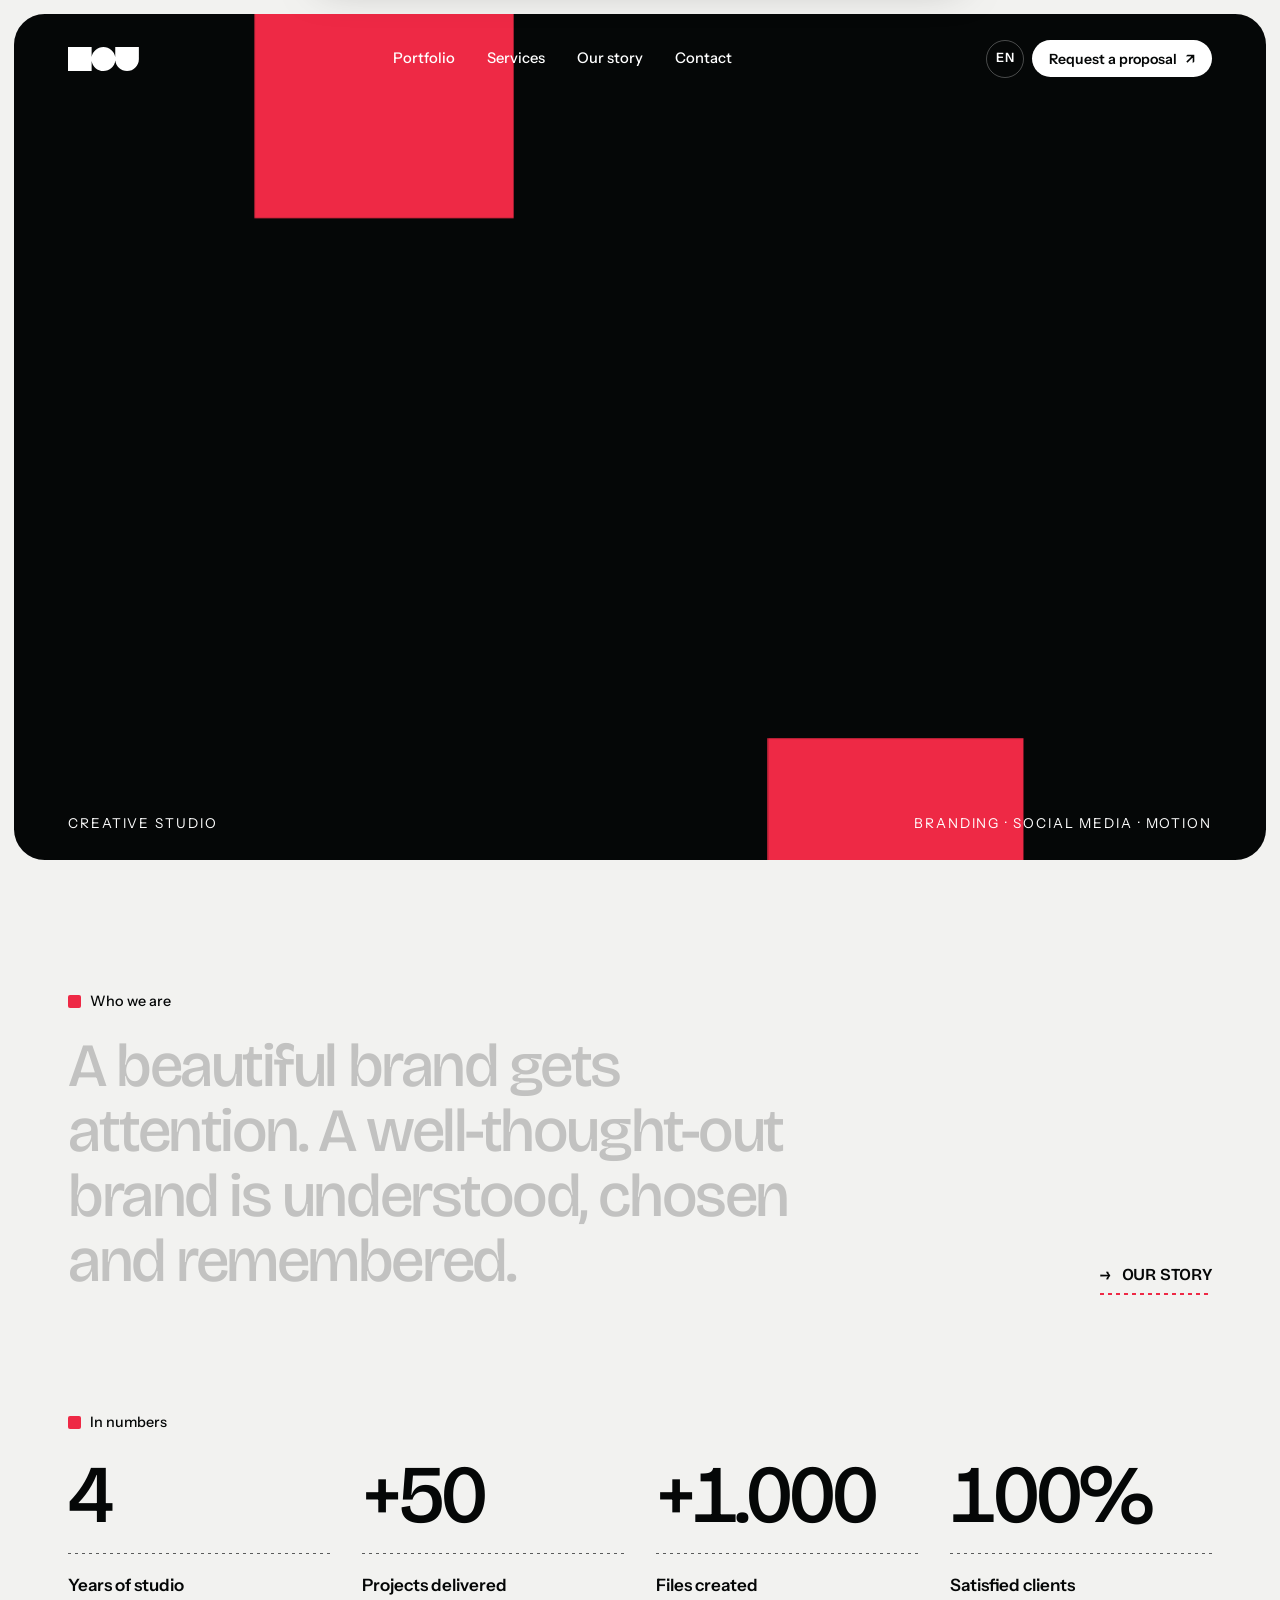
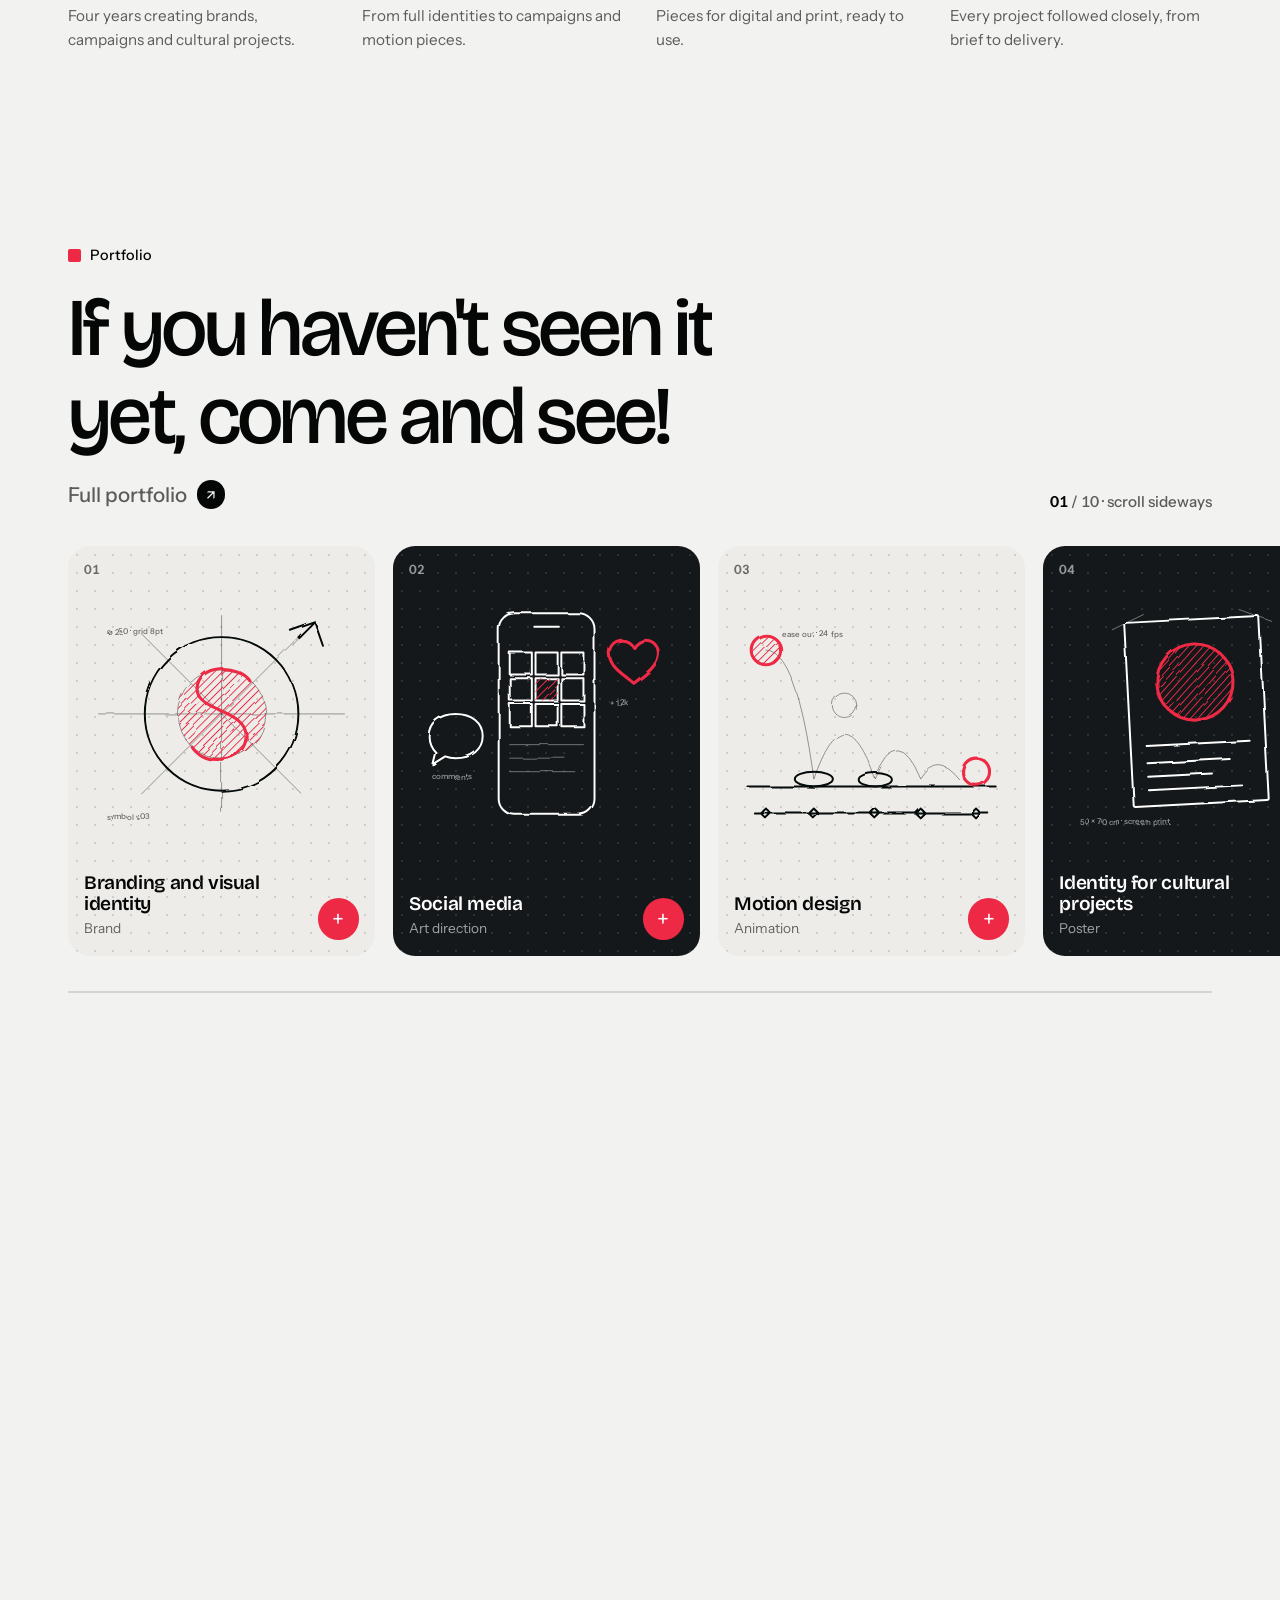
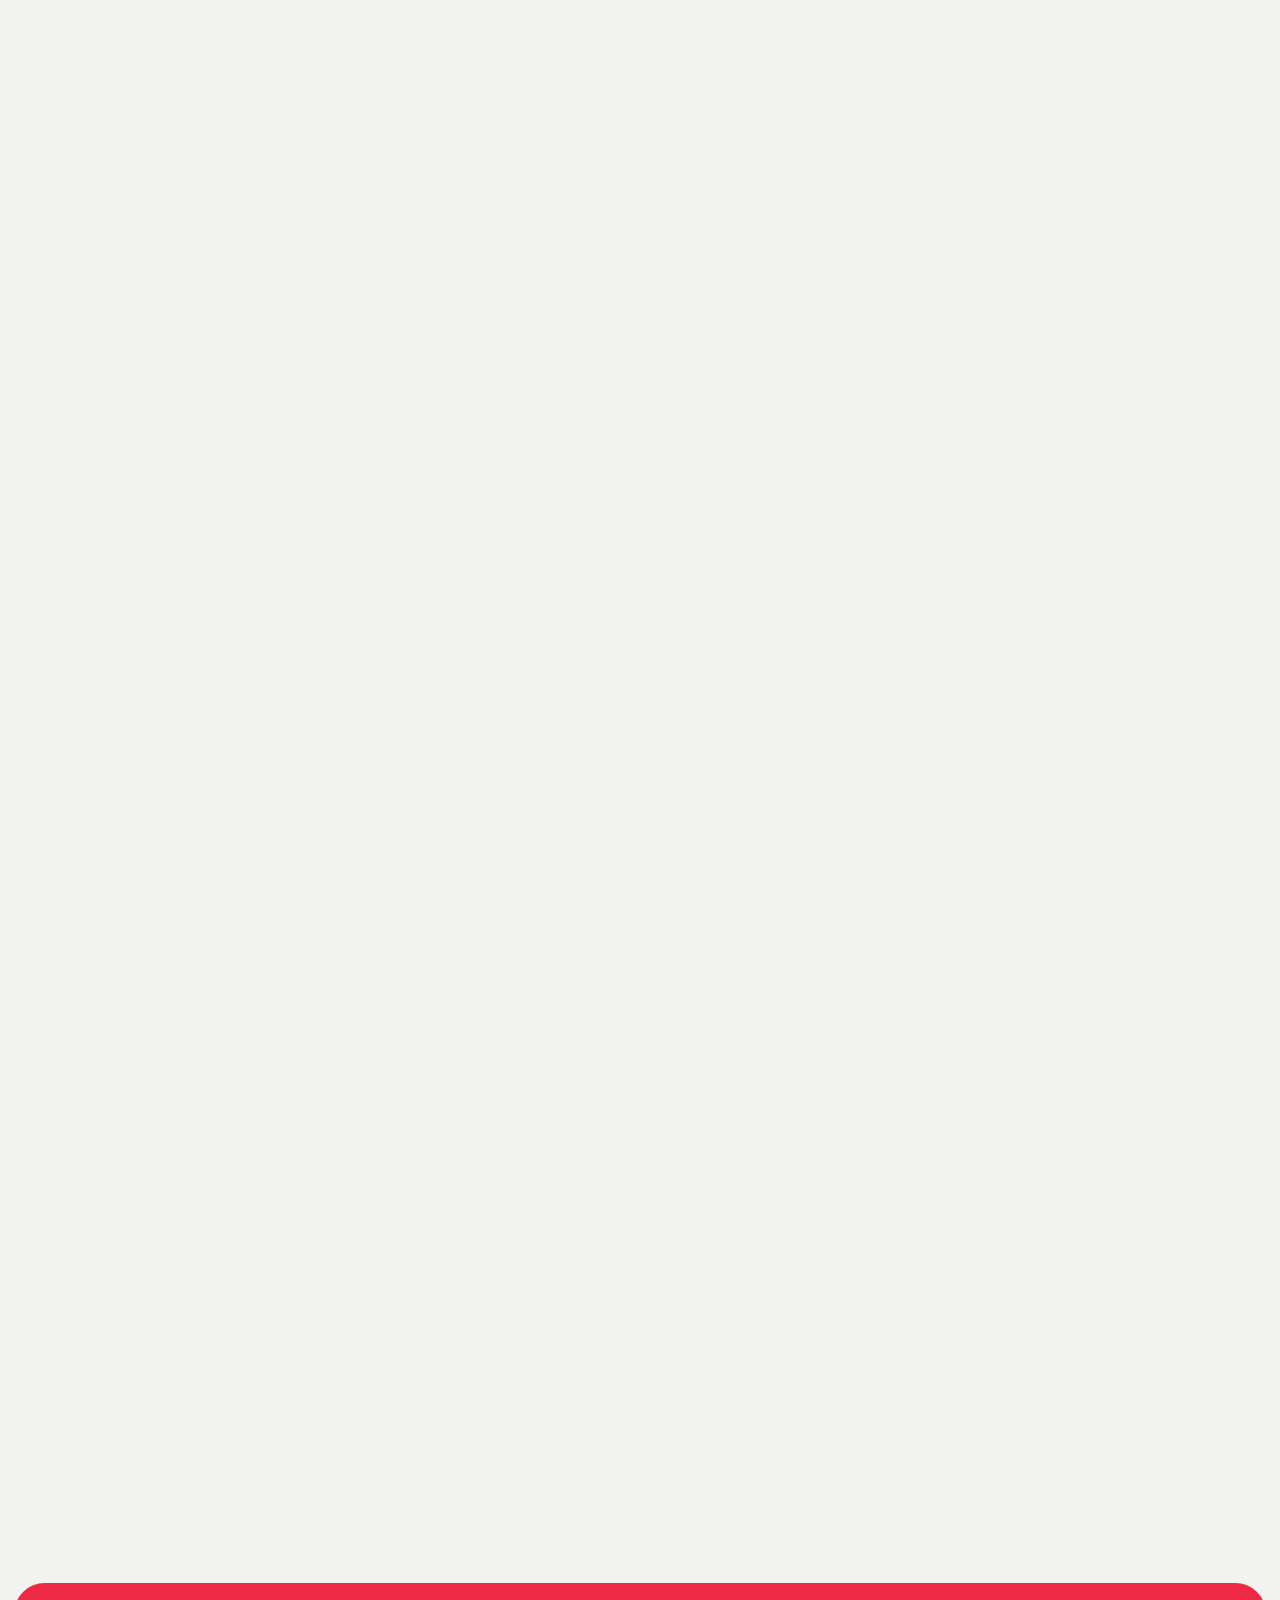
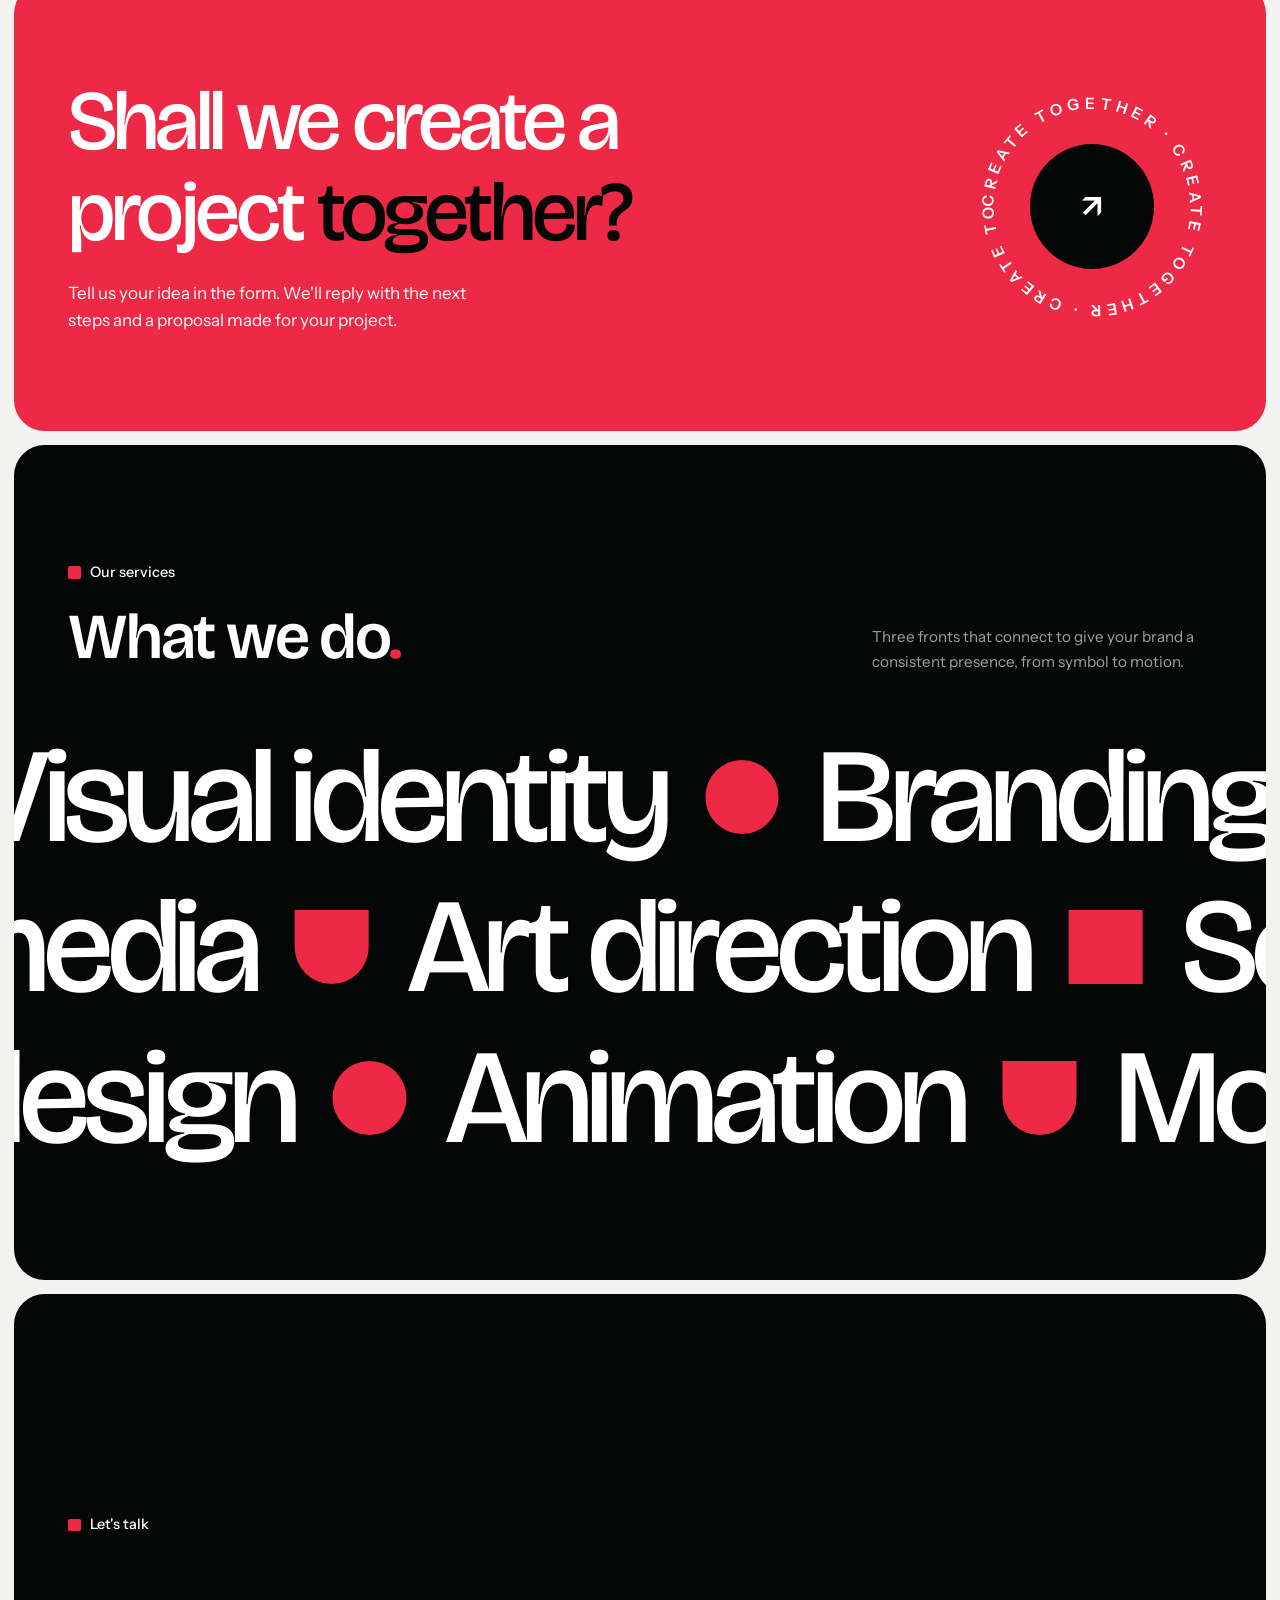
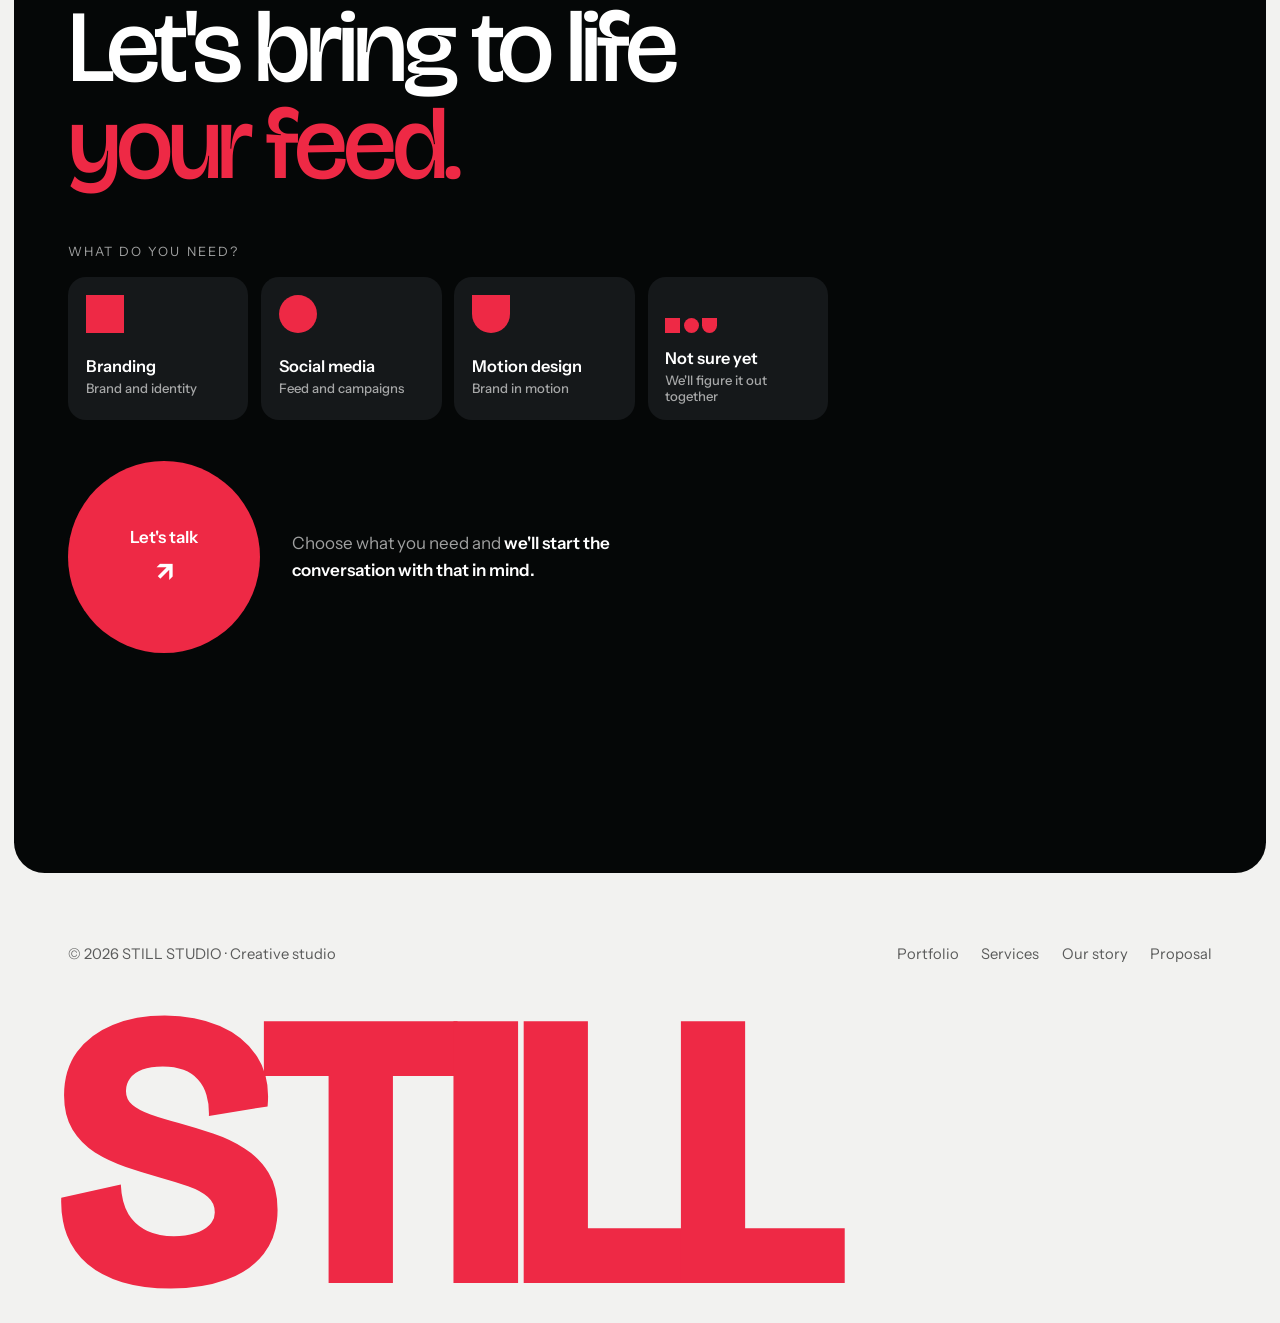
<file: index.html>
<!DOCTYPE html>
<html lang="pt-BR">
<head>
<meta charset="utf-8">
<meta name="viewport" content="width=device-width, initial-scale=1, viewport-fit=cover">
<title>STILL STUDIO | Estúdio criativo</title>
<meta name="theme-color" content="#050707">
<link rel="icon" href="favicon.svg" type="image/svg+xml">
<meta property="og:type" content="website"><meta property="og:locale" content="pt_BR"><meta property="og:site_name" content="STILL STUDIO">
<meta property="og:title" content="STILL STUDIO | Estúdio criativo"><meta property="og:description" content="Branding e identidade visual, social media e motion design. Estratégia, criatividade e design para marcas e projetos."><meta property="og:image" content="/og.png">
<meta name="twitter:card" content="summary_large_image">
<meta name="description" content="Branding e identidade visual, social media e motion design. A STILL STUDIO conecta estratégia, criatividade e design.">
<link rel="preconnect" href="https://fonts.googleapis.com"><link rel="preconnect" href="https://fonts.gstatic.com" crossorigin>
<link href="https://fonts.googleapis.com/css2?family=Bricolage+Grotesque:opsz,wght@12..96,400;12..96,500;12..96,600;12..96,800&family=Instrument+Sans:wght@400;500;600&display=swap" rel="stylesheet">
<script>document.documentElement.className+=" js"</script>
<link rel="stylesheet" href="assets/site.css">
<style>
/* Layout: página clara com cartões escuros arredondados; a abertura é só o logo (quadrado, círculo e U)
   brincando com as três cores da marca: vermelho, preto e branco. */
:root{
 --bg:#F2F2F0;--surface:#FFFFFF;--ink:#050707;--muted:rgba(5,7,7,.64);--line:rgba(5,7,7,.12);--dim:rgba(5,7,7,.2);--bar:rgba(242,242,240,.88);
 --light:#F2F2F0;--black:#050707;--paper-ink:#050707;
 --dark:#050707;--dark-2:#15181A;--on-dark:#FFFFFF;--muted-d:rgba(255,255,255,.62);--line-d:rgba(255,255,255,.14);
 --accent:#EE2945;--paper:#EEECE8;
 --d:"Bricolage Grotesque","Arial Black",system-ui,sans-serif;--b:"Instrument Sans",system-ui,-apple-system,"Segoe UI",sans-serif;
 --ease:cubic-bezier(.2,.8,.2,1);--spring:cubic-bezier(.34,1.56,.64,1);
 --hd:-1.8s;--gut:clamp(8px,1.1vw,14px);--rad:clamp(20px,2.4vw,32px);
 color-scheme:light;box-sizing:border-box;padding-top:env(safe-area-inset-top,0px);padding-bottom:env(safe-area-inset-bottom,0px)}
*,*::before,*::after{box-sizing:border-box}
html{overflow-x:clip;scroll-behavior:smooth;scroll-padding-top:5.5rem}
body{margin:0;background:var(--bg);color:var(--ink);font:400 1.0625rem/1.6 var(--b);-webkit-font-smoothing:antialiased;overflow-x:clip}
a{color:inherit}p{margin:0}
:focus-visible{outline:3px solid var(--accent);outline-offset:3px}
.w{max-width:1240px;margin:0 auto;padding-left:max(clamp(1.25rem,4vw,3rem),env(safe-area-inset-left,0px));padding-right:max(clamp(1.25rem,4vw,3rem),env(safe-area-inset-right,0px))}
h1,h2,h3{font-family:var(--d);font-weight:600;letter-spacing:-.035em;line-height:1;margin:0;text-wrap:balance}
h2{font-size:clamp(2.1rem,5vw,4rem)}
section{padding-block:clamp(4rem,9vw,7.5rem);position:relative}
.dot{color:var(--accent)}
.tag{display:inline-flex;align-items:center;gap:.55rem;font-size:.9rem;font-weight:500;margin-bottom:1.3rem}
.tag::before{content:"";width:.8rem;height:.8rem;border-radius:2px;background:var(--accent)}
.btn{display:inline-flex;align-items:center;justify-content:center;gap:.5rem;white-space:nowrap;font:600 .95rem var(--b);padding:.85rem 1.4rem;border-radius:999px;text-decoration:none;border:0;cursor:pointer;background:var(--on-dark);color:var(--black);transition:transform .3s var(--spring),box-shadow .3s,background .3s}
.btn:hover{transform:translateY(-2px);box-shadow:0 12px 26px -12px rgba(0,0,0,.5)}
.btn.red{background:var(--accent);color:var(--on-dark)}
.btn .ar{display:inline-block;transition:transform .3s var(--spring)}.btn:hover .ar{transform:translate(2px,-2px)}
.sr{position:absolute;width:1px;height:1px;overflow:hidden;clip:rect(0 0 0 0);white-space:nowrap}
.mk{display:block;height:1em;width:auto;fill:currentColor}
.mk path{fill:currentColor}

/* barra de progresso */
.prog{position:fixed;top:0;left:0;right:0;height:3px;z-index:60;background:var(--accent);transform-origin:0 50%;transform:scaleX(var(--p,0))}

/* menu flutuante */
.fnav{position:fixed;z-index:40;left:50%;top:calc(env(safe-area-inset-top,0px) + 12px);transform:translate(-50%,-160%);display:flex;align-items:center;gap:.4rem;padding:.4rem .4rem .4rem 1.1rem;border-radius:999px;background:rgba(5,7,7,.84);backdrop-filter:blur(14px);-webkit-backdrop-filter:blur(14px);color:var(--on-dark);box-shadow:0 18px 40px -20px rgba(0,0,0,.6);transition:transform .7s var(--spring);max-width:calc(100vw - 24px)}
.fnav.on{transform:translate(-50%,0)}
.fnav .lo{display:block;color:var(--accent);font-size:1.15rem;margin-right:.7rem;text-decoration:none}
.fnav nav{display:flex;gap:.1rem}
.fnav nav a{padding:.5rem .85rem;border-radius:999px;text-decoration:none;font-size:.9rem;font-weight:500;color:var(--muted-d);transition:color .25s,background .25s;white-space:nowrap}
.fnav nav a:hover{color:var(--on-dark)}.fnav nav a.on{background:rgba(255,255,255,.12);color:var(--on-dark)}
.fnav .btn{padding:.6rem 1rem;font-size:.88rem}
@media(max-width:820px){.fnav nav{display:none}}

/* ===== abertura: só o logo e as cores ===== */
.hero{margin:var(--gut);border-radius:var(--rad);overflow:hidden;position:relative;isolation:isolate;height:min(94svh,940px);min-height:520px;padding:0;color:var(--on-dark);background:var(--dark)}
.hero .lay{position:absolute;inset:0;clip-path:circle(0% at 50% 52%)}
.hero .l-red{background:var(--accent);animation:lRed 12s infinite;animation-delay:var(--hd)}
.hero .l-lt{background:var(--light);animation:lLt 12s infinite;animation-delay:var(--hd)}
.hero .l-dk{background:var(--dark);animation:lDk 12s infinite;animation-delay:var(--hd)}
@keyframes lRed{0%,30%{clip-path:circle(0% at 50% 52%)}38%,99.5%{clip-path:circle(150% at 50% 52%)}100%{clip-path:circle(0% at 50% 52%)}}
@keyframes lLt{0%,55%{clip-path:circle(0% at 50% 52%)}63%,99.5%{clip-path:circle(150% at 50% 52%)}100%{clip-path:circle(0% at 50% 52%)}}
@keyframes lDk{0%,80%{clip-path:circle(0% at 50% 52%)}88%,99.5%{clip-path:circle(150% at 50% 52%)}100%{clip-path:circle(0% at 50% 52%)}}
.hnav{position:absolute;z-index:3;left:0;right:0;top:0;display:flex;align-items:center;justify-content:space-between;gap:1rem;padding-block:clamp(1rem,2.4vw,1.6rem);color:#fff;animation:navc 12s infinite;animation-delay:var(--hd)}
@keyframes navc{0%,32%{color:#fff}36%,57%{color:#fff}61%,82%{color:#050707}86%,100%{color:#fff}}
@keyframes navb{0%,57%{background:#fff;color:#050707}61%,82%{background:#050707;color:#fff}86%,100%{background:#fff;color:#050707}}
.hnav .lo{font-size:1.5rem;color:inherit;text-decoration:none}
.hnav nav{display:flex;gap:.2rem}
.hnav nav a{padding:.45rem .9rem;border-radius:999px;font-size:.92rem;font-weight:500;text-decoration:none;transition:background .25s}
.hnav nav a:hover{background:rgba(127,127,127,.18)}
.hnav .btn{padding:.6rem 1.05rem;font-size:.88rem;animation:navb 12s infinite;animation-delay:var(--hd)}
@media(max-width:820px){.hnav nav{display:none}}
.stage{position:absolute;inset:0;z-index:2;display:grid;place-items:center;padding:clamp(4.5rem,10vw,7rem) clamp(1.25rem,6vw,6rem) clamp(3rem,7vw,5rem)}
.logo-anim{width:min(78vw,860px);height:auto;overflow:visible;transform:translate(var(--mx,0px),var(--my,0px)) scale(var(--hs,1));transition:transform .5s var(--ease)}
.logo-anim .s{transform-box:fill-box;transform-origin:center;animation:12s infinite both;animation-delay:var(--hd);fill:var(--accent)}
.s-sq{animation-name:aSq,fill3!important}
.s-ci{animation-name:aCi,fill3!important}
.s-u{animation-name:aU,fill3!important}
@keyframes fill3{0%,30%{fill:#EE2945}34%,55%{fill:#FFFFFF}59%,80%{fill:#050707}84%,100%{fill:#EE2945}}
@keyframes aSq{
 0%{transform:translateY(-140%) rotate(-90deg);animation-timing-function:cubic-bezier(.3,1.5,.6,1)}
 9%{transform:none}
 40%{transform:none;animation-timing-function:cubic-bezier(.5,0,.2,1.4)}
 45%,51%{transform:rotate(45deg) scale(.72)}
 56%{transform:none}
 64%{transform:none;animation-timing-function:cubic-bezier(.5,0,.2,1.3)}
 70%,76%{transform:translateX(-22%)}
 80%{transform:none}
 90%{transform:none;animation-timing-function:cubic-bezier(.6,-.4,.7,.4)}
 98%,100%{transform:translateY(-140%) rotate(90deg)}}
@keyframes aCi{
 0%,3%{transform:translateX(320%) rotate(360deg);animation-timing-function:cubic-bezier(.3,1.3,.6,1)}
 12%{transform:none}
 17%{transform:none;animation-timing-function:cubic-bezier(.3,0,.5,1)}
 21%{transform:translateY(-38%) scaleX(.94)}
 25%{transform:translateY(0) scaleY(.86) scaleX(1.08)}
 28%{transform:none}
 42%{transform:none;animation-timing-function:cubic-bezier(.5,0,.2,1.5)}
 47%,51%{transform:scale(.55)}
 56%{transform:none}
 66%{transform:none;animation-timing-function:cubic-bezier(.5,0,.2,1.3)}
 72%,76%{transform:scale(1.18)}
 80%{transform:none}
 92%{transform:none;animation-timing-function:cubic-bezier(.6,-.4,.7,.4)}
 99%,100%{transform:translateX(-320%) rotate(-360deg)}}
@keyframes aU{
 0%,6%{transform:translateY(160%);animation-timing-function:cubic-bezier(.3,1.5,.6,1)}
 15%{transform:none}
 44%{transform:none;animation-timing-function:cubic-bezier(.5,0,.2,1.4)}
 49%,52%{transform:rotate(180deg)}
 57%{transform:none}
 64%{transform:none;animation-timing-function:cubic-bezier(.5,0,.2,1.3)}
 70%,76%{transform:translateX(22%)}
 80%{transform:none}
 94%{transform:none;animation-timing-function:cubic-bezier(.6,-.4,.7,.4)}
 100%{transform:translateY(160%)}}
.hero .cap{position:absolute;z-index:3;left:0;right:0;bottom:0;display:flex;justify-content:space-between;gap:1rem;padding-block:clamp(1rem,2.4vw,1.6rem);font-size:.85rem;letter-spacing:.14em;text-transform:uppercase;color:#fff;animation:navc 12s infinite;animation-delay:var(--hd)}
@media(max-width:600px){.hero .cap>span:last-child{display:none}}
.hr{display:flex;align-items:center;gap:.5rem}
@media(max-width:560px){.fnav .btn .tx{display:none}.fnav .btn{padding:.6rem .8rem}.fnav .lo{margin-right:.3rem}}
@media(max-width:520px){.hnav .btn{display:none}}

/* ===== quem somos ===== */
.who .w{display:grid;gap:2rem;align-items:end}
@media(min-width:900px){.who .w{grid-template-columns:1fr auto;gap:4rem}}
.who p.big-t{font:500 clamp(2rem,4.8vw,4.1rem)/1.06 var(--d);letter-spacing:-.04em;max-width:21ch}
.js .who .wo{color:var(--dim);transition:color .35s}
.js .who .wo.lit{color:var(--ink)}
.js .who .wo.hl.lit{color:var(--accent)}
.more{display:inline-flex;align-items:center;gap:.7rem;font:600 1.05rem var(--d);letter-spacing:-.01em;text-transform:uppercase;text-decoration:none;padding-bottom:.6rem;background:linear-gradient(90deg,var(--accent) 50%,transparent 0) 0 100%/8px 1.5px repeat-x;white-space:nowrap}
.more i{font-style:normal;transition:transform .35s var(--spring)}.more:hover i{transform:translateX(6px)}

/* ===== números ===== */
.nums{padding-top:0}
.nums .w>div{display:grid;gap:2rem;grid-template-columns:repeat(auto-fit,minmax(min(100%,13.5rem),1fr))}
@media(max-width:700px){.nums .w>div{grid-template-columns:1fr 1fr;gap:2.2rem 1.2rem}.num span{font-size:.88rem}}
.num b{display:block;font:500 clamp(3.2rem,6.4vw,5.4rem)/1 var(--d);letter-spacing:-.05em;font-variant-numeric:tabular-nums;padding-bottom:1.1rem;background:linear-gradient(90deg,var(--muted) 50%,transparent 0) 0 100%/7px 1px repeat-x}
.num strong{display:block;font-weight:600;margin-top:1.1rem}
.num span{display:block;color:var(--muted);font-size:.95rem;margin-top:.3rem;max-width:30ch}

/* ===== portfólio: faixa horizontal presa enquanto a página rola ===== */
.hs{padding:0}
.hs-pin{position:sticky;top:0;height:100svh;display:flex;flex-direction:column;justify-content:center;gap:clamp(1.4rem,3vw,2.2rem);overflow:hidden}
.hs-pin>.w{width:100%}
.hs-h{display:flex;justify-content:space-between;align-items:end;gap:1rem 2rem;flex-wrap:wrap}
.hs-h h2{font-size:clamp(2.4rem,6.4vw,5.6rem);font-weight:500;letter-spacing:-.045em;max-width:14ch}
.hs-h .sub{display:inline-flex;align-items:center;gap:.6rem;margin-top:1rem;font:500 clamp(1.05rem,1.6vw,1.3rem) var(--b);color:var(--muted);text-decoration:none}
.hs-h .sub i{font-style:normal;display:grid;place-items:center;width:1.8rem;height:1.8rem;border-radius:50%;background:var(--ink);color:var(--bg);font-size:.85rem;transition:transform .4s var(--spring)}
.hs-h .sub:hover{color:var(--ink)}.hs-h .sub:hover i{transform:rotate(-45deg)}
.count{font:500 .95rem var(--b);color:var(--muted);font-variant-numeric:tabular-nums}.count b{color:var(--ink);font-weight:600}
.track{display:flex;gap:clamp(.8rem,1.4vw,1.2rem);padding-left:max(clamp(1.25rem,4vw,3rem),calc((100vw - 1240px)/2 + 3rem));width:max-content;will-change:transform}
.pc{margin:0;flex:none;width:clamp(240px,24vw,360px)}
.front{position:relative;display:block;width:100%;aspect-ratio:3/4;max-height:58svh;border-radius:22px;overflow:hidden;padding:0;border:0;cursor:pointer;text-align:left;font:inherit;color:var(--paper-ink);
 background:radial-gradient(circle,rgba(5,7,7,.13) 1px,transparent 1.2px) 0 0/18px 18px,var(--paper)}
.pc.dk .front{color:var(--on-dark);background:radial-gradient(circle,rgba(255,255,255,.1) 1px,transparent 1.2px) 0 0/18px 18px,var(--dark-2)}
.front svg{position:absolute;inset:0 0 18% 0;width:100%;height:82%;transition:transform .8s var(--spring)}
.front:hover svg{transform:scale(1.05) rotate(-1deg)}
.front .cap{position:absolute;left:1rem;right:1rem;bottom:1rem;display:flex;justify-content:space-between;align-items:end;gap:.8rem}
.front .cap b{display:block;font:600 1.2rem/1.1 var(--d);letter-spacing:-.02em}
.front .cap small{display:block;font-size:.85rem;opacity:.6;margin-top:.25rem}
.front .plus{flex:none;display:grid;place-items:center;width:2.6rem;height:2.6rem;border-radius:50%;background:var(--accent);color:var(--on-dark);font-size:1.4rem;line-height:1;transition:transform .45s var(--spring)}
.front:hover .plus{transform:rotate(90deg) scale(1.1)}
.front .no{position:absolute;left:1rem;top:1rem;font:600 .8rem var(--b);opacity:.55;font-variant-numeric:tabular-nums}
.hs-bar{height:2px;background:var(--line);border-radius:2px;overflow:hidden}
.hs-bar i{display:block;height:100%;background:var(--accent);transform-origin:0 50%;transform:scaleX(var(--hp,0))}

/* ===== chamada: criar juntos ===== */
.together{padding:0;margin:var(--gut);border-radius:var(--rad);background:var(--accent);color:var(--on-dark);overflow:hidden}
.together .w{display:grid;gap:2rem;align-items:center;padding-block:clamp(3.5rem,8vw,6rem)}
@media(min-width:860px){.together .w{grid-template-columns:1fr auto;gap:4rem}}
.together h2{font-size:clamp(2.6rem,6.6vw,6rem);font-weight:500;letter-spacing:-.045em;max-width:13ch}
.together h2 em{font-style:normal;color:var(--black)}
.together :focus-visible{outline-color:#fff}
.together p{margin-top:1.2rem;max-width:40ch;opacity:.85}
.ring{position:relative;display:grid;place-items:center;width:clamp(11rem,20vw,15rem);aspect-ratio:1;text-decoration:none;color:var(--on-dark);justify-self:start}
.ring svg{position:absolute;inset:0;width:100%;height:100%;animation:spin 16s linear infinite}
.ring text{font:600 13px var(--b);letter-spacing:.32em;text-transform:uppercase;fill:currentColor}
.ring span{display:grid;place-items:center;width:52%;aspect-ratio:1;border-radius:50%;background:var(--black);font:600 2rem/1 var(--b);transition:transform .5s var(--spring),background .3s}
.ring:hover span{transform:scale(1.12) rotate(-45deg);background:var(--on-dark);color:var(--black)}
@keyframes spin{to{transform:rotate(360deg)}}

/* ===== serviços: palavras grandes andando para o lado ===== */
.svc{margin:var(--gut);border-radius:var(--rad);background:var(--dark);color:var(--on-dark);overflow:hidden}
.svc-h{display:grid;gap:1.2rem;align-items:end;margin-bottom:clamp(2rem,5vw,3.5rem)}
@media(min-width:900px){.svc-h{grid-template-columns:1fr auto}}
.svc-h p{color:var(--muted-d);max-width:34ch;font-size:.95rem}
.rows{display:grid;gap:clamp(.4rem,1.4vw,1rem)}
.row{display:flex;width:max-content;align-items:center;gap:clamp(1.2rem,3vw,2.6rem);white-space:nowrap;will-change:transform;font:500 clamp(3.4rem,10.5vw,10rem)/1 var(--d);letter-spacing:-.05em}
.row a{text-decoration:none;transition:color .3s}
.row a:hover{color:var(--accent)}
.row .sh{flex:none;display:block;width:.55em;height:.55em;background:var(--accent)}
.row .sh.c{border-radius:50%}.row .sh.u{border-radius:0 0 50% 50%/0 0 50% 50%}
.svc-tags{display:flex;flex-wrap:wrap;gap:.5rem;margin-top:clamp(2rem,5vw,3rem)}
.svc-tags span{font-size:.85rem;border:1px solid var(--line-d);border-radius:999px;padding:.3rem .85rem;color:var(--muted-d)}

/* ===== vamos conversar ===== */
.talk{margin:var(--gut);border-radius:var(--rad);background:var(--dark);color:var(--on-dark);overflow:hidden;isolation:isolate;min-height:min(100svh,920px);display:grid;align-items:center}
.talk .shapes{position:absolute;inset:0;z-index:0;pointer-events:none}
.talk .shapes i{position:absolute;display:block;width:var(--sz);height:var(--sz);left:var(--x);top:var(--y);transform:translate(var(--tx,0px),var(--ty,0px)) rotate(var(--rt,0deg));will-change:transform}
.talk .shapes .q{background:var(--accent)}
.talk .shapes .c{border-radius:50%;border:2px solid rgba(255,255,255,.5)}
.talk .shapes .u{border-radius:0 0 50% 50%/0 0 50% 50%;background:rgba(255,255,255,.08);border:2px solid var(--accent)}
.talk .w{position:relative;z-index:1;width:100%;display:grid;gap:clamp(1.6rem,3.5vw,2.6rem);padding-block:clamp(4rem,9vw,6.5rem)}
.talk h2{font-size:clamp(2.8rem,8vw,7.4rem);font-weight:500;letter-spacing:-.05em;line-height:.95}
.slot{display:inline-grid;vertical-align:bottom;overflow:hidden;height:1.02em;color:var(--accent)}
.slot span{grid-area:1/1;transition:transform .7s var(--spring),opacity .4s;transform:translateY(110%);opacity:0}
.slot span.on{transform:none;opacity:1}
.slot span.out{transform:translateY(-110%);opacity:0}
.ask{display:grid;gap:.9rem}
.ask small{font-size:.8rem;letter-spacing:.16em;text-transform:uppercase;color:var(--muted-d)}
/* escolha do serviço: cada frente é uma forma do logo */
.opts{display:grid;grid-template-columns:repeat(4,minmax(0,1fr));gap:clamp(.5rem,1vw,.8rem);max-width:760px}
@media(max-width:640px){.opts{grid-template-columns:repeat(2,minmax(0,1fr))}}
.opt{display:grid;gap:1rem;justify-items:start;text-align:left;font:600 1.02rem/1.15 var(--b);color:var(--on-dark);background:var(--dark-2);border:0;border-radius:18px;padding:1.1rem 1.1rem 1rem;cursor:pointer;transition:background .35s,transform .45s var(--spring)}
.opt:hover{transform:translateY(-4px)}
.opt small{display:block;font:500 .82rem var(--b);letter-spacing:0;text-transform:none;color:var(--muted-d);margin-top:.25rem;transition:color .35s}
.opt .ic{display:flex;gap:.2rem;align-items:flex-end;height:2.4rem}
.opt .ic b{display:block;width:2.4rem;height:2.4rem;background:var(--accent);transition:transform .6s var(--spring),background .35s}
.opt .ic.c b{border-radius:50%}
.opt .ic.u b{border-radius:0 0 50% 50%/0 0 50% 50%}
.opt .ic.all b{width:.95rem;height:.95rem}.opt .ic.all b:nth-child(2){border-radius:50%}.opt .ic.all b:nth-child(3){border-radius:0 0 50% 50%/0 0 50% 50%}
.opt:hover .ic.sq b{transform:rotate(45deg) scale(.8)}
.opt:hover .ic.c b{transform:translateY(-.5rem)}
.opt:hover .ic.u b{transform:rotate(180deg)}
.opt:hover .ic.all b:nth-child(1){transform:translateY(-.4rem)}.opt:hover .ic.all b:nth-child(2){transform:translateY(-.8rem)}.opt:hover .ic.all b:nth-child(3){transform:translateY(-.4rem)}
.opt[aria-pressed=true]{background:var(--accent)}
.opt[aria-pressed=true] .ic b{background:var(--on-dark)}
.opt[aria-pressed=true] small{color:rgba(255,255,255,.85)}
.go{display:flex;flex-wrap:wrap;align-items:center;gap:1.4rem 2rem}
.mag{position:relative;display:grid;place-items:center;align-content:center;gap:.4rem;width:clamp(9rem,15vw,12rem);aspect-ratio:1;border-radius:50%;background:var(--accent);color:var(--on-dark);text-decoration:none;text-align:center;font:600 1.05rem/1.2 var(--b);padding:1rem;transform:translate(var(--bx,0px),var(--by,0px));transition:transform .35s var(--ease),background .3s;box-shadow:0 0 0 0 rgba(238,41,69,.5);animation:beat 2.4s ease-in-out infinite}
.mag:hover{background:var(--on-dark);color:var(--black);animation:none}
.mag b{display:block;font-size:1.6rem;margin-top:.2rem}
@keyframes beat{0%{box-shadow:0 0 0 0 rgba(238,41,69,.55)}70%{box-shadow:0 0 0 28px rgba(238,41,69,0)}100%{box-shadow:0 0 0 0 rgba(238,41,69,0)}}
.go p{color:var(--muted-d);max-width:30ch}
.go p b{color:var(--on-dark);font-weight:600}

/* ===== rodapé ===== */
.ft{padding-top:clamp(2rem,5vw,3.5rem);overflow:hidden}
.ft-row{display:flex;justify-content:space-between;flex-wrap:wrap;gap:1rem;font-size:.92rem;color:var(--muted)}
.ft-row nav{display:flex;flex-wrap:wrap;gap:.4rem 1.4rem}.ft-row a{text-decoration:none}.ft-row a:hover{color:var(--accent)}
.big{font:800 clamp(6rem,31vw,27rem)/.78 var(--d);letter-spacing:-.065em;color:var(--accent);margin:clamp(1rem,3vw,2rem) 0 0 -.04em;white-space:nowrap;overflow:hidden;padding-bottom:.04em;display:flex}
.big span{display:inline-block}
.js .big span{transform:translateY(105%);transition:transform 1s var(--ease) calc(var(--i)*.09s)}
.js .big.in span{transform:none}

/* ===== desenhos (traço a lápis) ===== */
.sk{fill:none;stroke:currentColor;stroke-width:3.2;stroke-linecap:round;stroke-linejoin:round}
.sk.r{stroke:var(--accent);stroke-width:5}.sk.t{stroke-width:1.4;opacity:.45}
.hf{opacity:1}.nt{font:500 13px var(--b);fill:currentColor;opacity:.55}
.js .sk{stroke-dasharray:1;stroke-dashoffset:1;transition:stroke-dashoffset 1.6s cubic-bezier(.5,0,.2,1) calc(.25s + var(--k,0)*.18s)}
.js .hf,.js .nt{opacity:0;transition:opacity .8s ease calc(1.2s + var(--k,0)*.18s)}
.js .pc.in .sk,.js .case.in .sk{stroke-dashoffset:0}.js .pc.in .hf,.js .case.in .hf{opacity:1}.js .pc.in .nt,.js .case.in .nt{opacity:.55}

/* projeto aberto: o quadro clicado se expande até ocupar a tela */
.case{position:fixed;inset:0;z-index:50;background:var(--bg);overflow-y:auto;overscroll-behavior:contain;
 clip-path:inset(var(--ct,40%) var(--cr,40%) var(--cb,40%) var(--cl,40%) round 22px);transition:clip-path .75s cubic-bezier(.7,0,.2,1)}
.case.full{clip-path:inset(0 0 0 0 round 0px)}
.case-bar{position:sticky;top:0;z-index:2;background:var(--bar);backdrop-filter:blur(12px);-webkit-backdrop-filter:blur(12px);border-bottom:1px solid var(--line);padding-top:env(safe-area-inset-top,0px)}
.case-bar .w{display:flex;align-items:center;justify-content:space-between;gap:1rem;min-height:4.4rem}
.case-bar .cat{font-size:.78rem;font-weight:600;letter-spacing:.14em;text-transform:uppercase;color:var(--muted)}
.case-bar .cat b{color:var(--accent);font-weight:600}
.cx{display:inline-flex;align-items:center;gap:.5rem;background:transparent;color:var(--ink);border:1.5px solid var(--line);border-radius:999px;padding:.55rem 1rem;font:600 .9rem var(--b);cursor:pointer;transition:border-color .2s}
.cx:hover{border-color:var(--accent)}.cx i{font-style:normal;font-size:1.2rem;line-height:1;transition:transform .35s var(--spring)}.cx:hover i{transform:rotate(90deg)}
.case-hero{display:grid;gap:clamp(1.5rem,4vw,3.5rem);padding-block:clamp(2rem,5vw,4rem);align-items:center}
@media(min-width:900px){.case-hero{grid-template-columns:1.1fr .9fr}}
.paper{color:var(--paper-ink);border-radius:22px;overflow:hidden;background:radial-gradient(circle,rgba(12,16,20,.13) 1px,transparent 1.2px) 0 0/18px 18px,var(--paper);box-shadow:inset 0 0 0 1px rgba(12,16,20,.08)}
.paper svg{display:block;width:100%;height:auto}
.case h2{font-size:clamp(2.2rem,5.4vw,4.2rem);text-wrap:balance}
.case .intro{color:var(--muted);font-size:clamp(1.05rem,1.8vw,1.25rem);margin-top:1.2rem;max-width:42ch}
.facts{display:grid;gap:1.2rem;grid-template-columns:repeat(auto-fit,minmax(min(100%,13rem),1fr));border-block:1px solid var(--line);padding-block:1.6rem}
.facts small{display:block;font-size:.75rem;font-weight:600;letter-spacing:.14em;text-transform:uppercase;color:var(--muted);margin-bottom:.5rem}
.facts .tags{display:flex;flex-wrap:wrap;gap:.4rem}.facts .tags span{font-size:.85rem;border:1px solid var(--line);border-radius:999px;padding:.25rem .75rem}
.story{display:grid;gap:2rem;padding-block:clamp(2.5rem,6vw,4.5rem)}
@media(min-width:800px){.story{grid-template-columns:1fr 1fr;gap:4rem}}
.story h3{font-size:clamp(1.4rem,2.6vw,1.9rem);margin-bottom:.7rem}.story h3::before{content:"";display:block;width:1.6rem;height:2px;background:var(--accent);margin-bottom:1rem}
.story p{color:var(--muted);max-width:52ch}
.gal{display:grid;gap:1.25rem;grid-template-columns:1fr}
@media(min-width:760px){.gal{grid-template-columns:1fr 1fr}.gal figure:first-child{grid-column:1/-1}.gal figure:first-child .paper svg{height:clamp(260px,34vw,440px)}}
.gal figure{margin:0;display:grid;gap:.7rem}.gal figcaption{color:var(--muted);font-size:.92rem}
.case-end{display:flex;flex-wrap:wrap;justify-content:space-between;align-items:center;gap:1rem;padding-block:clamp(2.5rem,6vw,4.5rem) clamp(3rem,7vw,5rem);margin-top:clamp(2.5rem,6vw,4.5rem);border-top:1px solid var(--line)}
.nx{background:none;border:0;padding:0;color:var(--ink);cursor:pointer;text-align:left;font:inherit}
.nx small{display:block;color:var(--muted);font-size:.85rem;margin-bottom:.2rem}
.nx b{font:600 clamp(1.4rem,3.4vw,2.4rem)/1.05 var(--d);letter-spacing:-.02em;transition:color .2s}.nx:hover b{color:var(--accent)}
.js .case .ci{opacity:0;transform:translateY(30px);transition:opacity .7s var(--ease) calc(var(--n,0)*.08s),transform .9s var(--spring) calc(var(--n,0)*.08s)}
.js .case.in .ci{opacity:1;transform:none}
body.lock{overflow:hidden}

/* ===== motion ao rolar ===== */
.js [data-rv]{opacity:0;transition:opacity .9s var(--ease) var(--dl,0s),transform 1s var(--spring) var(--dl,0s);transform:translateY(40px)}
.js [data-rv=scale]{transform:scale(.88) translateY(40px)}
.js [data-rv].in{opacity:1;transform:none}
.js .ln{display:block;overflow:hidden;padding-bottom:.08em}
.js .ln>span{display:block;transform:translateY(110%);transition:transform 1s var(--ease) calc(var(--dl,0s) + var(--li,0)*.1s)}
.js .in .ln>span,.js .ln.in>span{transform:none}

@media(prefers-reduced-motion:reduce){
 html{scroll-behavior:auto}
 *,*::before,*::after{animation:none!important;transition:none!important}
 .hero .lay{display:none}
 .logo-anim .s{transform:none!important;fill:var(--accent)!important}
 .js [data-rv],.js .ln>span{opacity:1!important;transform:none!important}
 .js .who .wo{color:var(--ink)}
 .js .sk{stroke-dashoffset:0!important}.js .hf,.js .nt{opacity:1!important}
 .js .big span{transform:none!important}
 .slot span{transform:none!important;opacity:0}.slot span:first-child{opacity:1}
 .hs{height:auto!important}.hs-pin{position:static;height:auto;padding-block:4rem}.track{overflow-x:auto;width:auto;padding-right:1.25rem;transform:none!important}
}
</style>
</head>
<body>
<div class="prog" aria-hidden="true"></div>

<svg width="0" height="0" style="position:absolute" aria-hidden="true"><defs>
<symbol id="still" viewBox="461.68 371.28 996.64 337.44"><path d="M 1126.058594 371.679688 L 1126.058594 512.910156 C 1113.21875 432.660156 1043.875 371.277344 960.011719 371.277344 C 876.097656 371.277344 806.726562 432.730469 793.945312 513.046875 L 793.945312 371.890625 L 461.683594 371.890625 L 461.683594 708.679688 L 793.945312 708.679688 L 793.945312 566.953125 C 806.726562 647.269531 876.097656 708.71875 960.011719 708.71875 C 1046.203125 708.71875 1117.152344 643.917969 1127.078125 560.398438 C 1136.085938 643.648438 1206.542969 708.46875 1292.1875 708.46875 C 1383.9375 708.46875 1458.316406 634.089844 1458.316406 542.339844 L 1458.316406 371.679688 Z"/></symbol>
<filter id="pencil" x="-5%" y="-5%" width="110%" height="110%"><feTurbulence type="fractalNoise" baseFrequency=".035" numOctaves="2" seed="4"/><feDisplacementMap in="SourceGraphic" scale="3.5"/></filter>
<pattern id="hatch" width="9" height="9" patternUnits="userSpaceOnUse" patternTransform="rotate(45)"><line x1="0" y1="0" x2="0" y2="9" stroke="#EE2945" stroke-width="3"/></pattern>
</defs></svg>

<div class="fnav" id="fnav"><a class="lo" href="#topo" aria-label="STILL STUDIO, início"><svg class="mk" viewBox="0 0 996.64 337.44" aria-hidden="true"><use href="#still"/></svg></a><nav aria-label="Seções"><a href="#portfolio">Portfólio</a><a href="#servicos">Serviços</a><a href="historia/index.html">Nossa história</a><a href="#contato">Contato</a></nav><div data-ctl></div><a class="btn red" href="proposta/index.html" aria-label="Solicitar proposta"><span class="tx">Solicitar proposta</span> <span class="ar" aria-hidden="true">↗</span></a></div>

<main id="topo">
<header class="hero" id="hero">
  <h1 class="sr">STILL STUDIO, estúdio criativo</h1>
  <span class="lay l-red" aria-hidden="true"></span><span class="lay l-lt" aria-hidden="true"></span><span class="lay l-dk" aria-hidden="true"></span>
  <div class="w hnav"><a class="lo" href="#topo" aria-label="STILL STUDIO, início"><svg class="mk" viewBox="0 0 996.64 337.44" aria-hidden="true"><use href="#still"/></svg></a><nav aria-label="Principal"><a href="#portfolio">Portfólio</a><a href="#servicos">Serviços</a><a href="historia/index.html">Nossa história</a><a href="#contato">Contato</a></nav><div class="hr"><div data-ctl></div><a class="btn" href="proposta/index.html">Solicitar proposta <span class="ar">↗</span></a></div></div>
  <div class="stage" aria-hidden="true">
    <svg class="logo-anim" id="logoAnim" viewBox="-60 -60 1117 458">
      <g class="p" style="--f:-.6"><rect class="s s-sq" x="0" y=".6" width="332.3" height="336.8"/></g>
      <g class="p" style="--f:.9"><circle class="s s-ci" cx="498.3" cy="168.7" r="168.7"/></g>
      <g class="p" style="--f:-1.2"><path class="s s-u" d="M664.4 .4H996.6V171.1A166.1 166.1 0 0 1 664.4 171.1Z"/></g>
    </svg>
  </div>
  <div class="w cap"><span>Estúdio criativo</span><span>Branding · Social media · Motion</span></div>
</header>

<section class="who" id="quem-somos"><div class="w">
  <div><span class="tag" data-rv>Quem somos</span>
  <p class="big-t" id="mfText" data-hl="entendida|lembrada">Uma marca bonita chama atenção. Uma marca bem pensada é entendida, escolhida e lembrada.</p></div>
  <a class="more" href="historia/index.html" data-rv><i>→</i> Nossa história</a>
</div></section>

<section class="nums" aria-labelledby="numsT"><div class="w">
  <span class="tag" data-rv id="numsT">Em números</span>
  <!-- NÚMEROS: data-to = valor final, data-pre = prefixo (+), data-suf = sufixo (%) -->
  <div>
    <div class="num" data-rv><b data-to="4">4</b><strong>Anos de estúdio</strong><span>Quatro anos criando marcas, campanhas e projetos culturais.</span></div>
    <div class="num" data-rv><b data-to="50" data-pre="+">+50</b><strong>Projetos entregues</strong><span>De identidades completas a campanhas e peças de motion.</span></div>
    <div class="num" data-rv><b data-to="1000" data-pre="+">+1.000</b><strong>Arquivos criados</strong><span>Peças para o digital e o impresso, prontas para usar.</span></div>
    <div class="num" data-rv><b data-to="100" data-suf="%">100%</b><strong>Clientes satisfeitos</strong><span>Cada projeto acompanhado de perto, do briefing à entrega.</span></div>
  </div>
</div></section>

<section class="hs" id="portfolio"><div class="hs-pin">
  <div class="w hs-h"><div><span class="tag" data-rv>Portfólio</span><h2 data-split>Se ainda não viu, venha ver!</h2>
    <!-- PORTFÓLIO COMPLETO: troque o href pelo link do portfólio completo (Behance, Instagram, PDF...) -->
    <a class="sub" href="#portfolio" data-rv>Portfólio completo <i>↗</i></a></div>
    <p class="count" data-rv><b id="pcNow">01</b> / 10 · role para o lado</p></div>
  <div class="track" id="track">
    <figure class="pc"><button class="front" type="button" data-case="0" aria-haspopup="dialog"><svg viewBox="0 0 500 400" preserveAspectRatio="xMidYMid meet" aria-hidden="true" filter="url(#pencil)"><g class="t"><path class="sk t" pathLength="1" d="M50 200H450M250 40V360M120 70L380 330M380 70L120 330"/></g>
<circle class="sk" style="--k:1" pathLength="1" cx="250" cy="200" r="125"/>
<circle class="sk t" style="--k:1" pathLength="1" cx="250" cy="200" r="72"/>
<circle class="hf" cx="250" cy="200" r="72" fill="url(#hatch)" />
<path class="sk r" style="--k:2" pathLength="1" stroke-width="16" d="M296 146C276 118 212 118 210 158C208 196 290 192 290 236C290 280 220 286 202 254"/>
<path class="sk" style="--k:3" pathLength="1" d="M375 75l26-26M401 49l14 40M401 49l-40 14"/>
<text class="nt" x="64" y="70">ø 250 · grid 8pt</text><text class="nt" x="64" y="372">símbolo v.03</text></svg><span class="no" aria-hidden="true">01</span><span class="cap"><span><b>Branding e identidade visual</b><small>Marca</small></span><span class="plus" aria-hidden="true">+</span></span><span class="sr">Abrir projeto</span></button></figure>
    <figure class="pc dk"><button class="front" type="button" data-case="1" aria-haspopup="dialog"><svg viewBox="0 0 500 400" preserveAspectRatio="xMidYMid meet" aria-hidden="true" filter="url(#pencil)"><rect class="sk" pathLength="1" x="172" y="36" width="156" height="328" rx="26"/>
<path class="sk" style="--k:1" pathLength="1" d="M230 58H270"/>
<path class="sk" style="--k:2" pathLength="1" d="M190 100h36v36h-36zM232 100h36v36h-36zM274 100h36v36h-36zM190 142h36v36h-36zM232 142h36v36h-36zM274 142h36v36h-36zM190 184h36v36h-36zM232 184h36v36h-36zM274 184h36v36h-36z"/>
<rect class="hf" x="232" y="142" width="36" height="36" fill="url(#hatch)"/>
<path class="sk t" style="--k:3" pathLength="1" d="M190 250H310M190 272H280M190 294H296"/>
<path class="sk r" style="--k:3" pathLength="1" d="M392 150c-22-16-40-30-40-48 0-14 10-22 21-22 9 0 15 6 19 12 4-6 10-12 19-12 11 0 21 8 21 22 0 18-18 32-40 48z"/>
<path class="sk" style="--k:4" pathLength="1" d="M58 236c0-22 18-36 44-36s44 14 44 36-18 36-44 36c-6 0-12-1-17-3l-21 13 5-20c-7-7-11-16-11-26z"/>
<text class="nt" x="352" y="186">+ 1,2 mil</text><text class="nt" x="64" y="306">comentários</text></svg><span class="no" aria-hidden="true">02</span><span class="cap"><span><b>Social media</b><small>Direção de arte</small></span><span class="plus" aria-hidden="true">+</span></span><span class="sr">Abrir projeto</span></button></figure>
    <figure class="pc"><button class="front" type="button" data-case="2" aria-haspopup="dialog"><svg viewBox="0 0 500 400" preserveAspectRatio="xMidYMid meet" aria-hidden="true" filter="url(#pencil)"><path class="sk" pathLength="1" d="M48 318H452"/>
<path class="sk t" style="--k:1" pathLength="1" stroke-dasharray="6 8" d="M78 96Q128 96 156 306Q206 160 256 306Q292 214 330 306Q358 262 392 306"/>
<circle class="sk r" style="--k:2" pathLength="1" cx="78" cy="96" r="24"/>
<circle class="hf" cx="78" cy="96" r="24" fill="url(#hatch)"/>
<ellipse class="sk" style="--k:3" pathLength="1" cx="156" cy="306" rx="31" ry="12"/>
<circle class="sk t" style="--k:3" pathLength="1" cx="206" cy="186" r="20"/>
<ellipse class="sk" style="--k:4" pathLength="1" cx="256" cy="307" rx="27" ry="11"/>
<circle class="sk r" style="--k:5" pathLength="1" cx="420" cy="294" r="22"/>
<path class="sk" style="--k:5" pathLength="1" d="M60 362H440M78 354l8 8-8 8-8-8zM156 354l8 8-8 8-8-8zM256 354l8 8-8 8-8-8zM330 354l8 8-8 8-8-8zM420 354l8 8-8 8-8-8z"/>
<text class="nt" x="104" y="74">ease out · 24 fps</text></svg><span class="no" aria-hidden="true">03</span><span class="cap"><span><b>Motion design</b><small>Animação</small></span><span class="plus" aria-hidden="true">+</span></span><span class="sr">Abrir projeto</span></button></figure>
    <figure class="pc dk"><button class="front" type="button" data-case="3" aria-haspopup="dialog"><svg viewBox="0 0 500 400" preserveAspectRatio="xMidYMid meet" aria-hidden="true" filter="url(#pencil)"><g transform="rotate(-3 250 200)">
<rect class="sk" pathLength="1" x="140" y="46" width="220" height="300" rx="3"/>
<circle class="sk r" style="--k:1" pathLength="1" cx="250" cy="148" r="62"/>
<circle class="hf" cx="250" cy="148" r="62" fill="url(#hatch)"/>
<path class="sk" style="--k:2" pathLength="1" stroke-width="9" d="M166 248H334"/>
<path class="sk" style="--k:3" pathLength="1" d="M166 276H300M166 298H270M166 320H318"/>
<path class="sk t" style="--k:1" pathLength="1" stroke-width="10" d="M120 56l52-22M328 34l52 22"/>
</g>
<path class="sk r" style="--k:4" pathLength="1" d="M410 96v36M392 114h36M397 101l26 26M423 101l-26 26"/>
<text class="nt" x="60" y="380">50 × 70 cm · serigrafia</text></svg><span class="no" aria-hidden="true">04</span><span class="cap"><span><b>Identidade para projetos culturais</b><small>Cartaz</small></span><span class="plus" aria-hidden="true">+</span></span><span class="sr">Abrir projeto</span></button></figure>
    <figure class="pc"><button class="front" type="button" data-case="4" aria-haspopup="dialog"><svg viewBox="0 0 500 400" preserveAspectRatio="xMidYMid meet" aria-hidden="true" filter="url(#pencil)"><path class="sk" pathLength="1" d="M150 140L250 100L370 140L270 185Z"/>
<path class="sk" style="--k:1" pathLength="1" d="M150 140V300L270 345V185M370 140V295L270 345"/>
<circle class="hf" cx="212" cy="245" r="32" fill="url(#hatch)"/><circle class="sk r" style="--k:2" pathLength="1" cx="212" cy="245" r="32"/>
<path class="sk" style="--k:3" pathLength="1" d="M292 212l56-22M292 236l42-16"/>
<text class="nt" x="60" y="380">caixa 12 × 12 × 18 cm</text></svg><span class="no" aria-hidden="true">05</span><span class="cap"><span><b>Embalagem</b><small>Packaging</small></span><span class="plus" aria-hidden="true">+</span></span><span class="sr">Abrir projeto</span></button></figure>
    <figure class="pc dk"><button class="front" type="button" data-case="5" aria-haspopup="dialog"><svg viewBox="0 0 500 400" preserveAspectRatio="xMidYMid meet" aria-hidden="true" filter="url(#pencil)"><path class="sk" pathLength="1" d="M190 70l-70 40 25 60 35-18V340h140V152l35 18 25-60-70-40c-10 25-30 38-60 38s-50-13-60-38z"/>
<path class="sk r" style="--k:1" pathLength="1" stroke-width="9" d="M196 160v170M304 160v170"/>
<text class="hf" x="250" y="280" text-anchor="middle" font-family="Bricolage Grotesque,Arial Black,sans-serif" font-weight="800" font-size="86" fill="currentColor">10</text>
<text class="nt" x="60" y="385">uniforme · temporada 2026</text></svg><span class="no" aria-hidden="true">06</span><span class="cap"><span><b>Identidade esportiva</b><small>Esporte</small></span><span class="plus" aria-hidden="true">+</span></span><span class="sr">Abrir projeto</span></button></figure>
    <figure class="pc"><button class="front" type="button" data-case="6" aria-haspopup="dialog"><svg viewBox="0 0 500 400" preserveAspectRatio="xMidYMid meet" aria-hidden="true" filter="url(#pencil)"><rect class="sk" pathLength="1" x="80" y="60" width="340" height="250" rx="10"/>
<path class="sk" style="--k:1" pathLength="1" d="M80 95H420M102 78h0M118 78h0M134 78h0"/>
<rect class="hf" x="105" y="115" width="290" height="110" fill="url(#hatch)"/><path class="sk r" style="--k:2" pathLength="1" d="M105 115h290v110H105z"/>
<path class="sk" style="--k:3" pathLength="1" d="M105 250h150M105 272h100"/>
<path class="sk" style="--k:4" pathLength="1" d="M330 255l40 95 14-38 38-14z"/>
<text class="nt" x="80" y="385">banner · stories · anúncios</text></svg><span class="no" aria-hidden="true">07</span><span class="cap"><span><b>Campanha digital</b><small>Campanha</small></span><span class="plus" aria-hidden="true">+</span></span><span class="sr">Abrir projeto</span></button></figure>
    <figure class="pc dk"><button class="front" type="button" data-case="7" aria-haspopup="dialog"><svg viewBox="0 0 500 400" preserveAspectRatio="xMidYMid meet" aria-hidden="true" filter="url(#pencil)"><path class="sk" pathLength="1" d="M250 50V360M200 360h100"/>
<rect class="hf" x="250" y="90" width="140" height="60" fill="url(#hatch)"/><path class="sk r" style="--k:1" pathLength="1" d="M250 90h140l30 30-30 30H250z"/>
<path class="sk" style="--k:2" pathLength="1" d="M250 180H110l-30 30 30 30h140z"/>
<path class="sk t" style="--k:3" pathLength="1" d="M120 210h100M290 120h70"/>
<text class="nt" x="300" y="300">placa A · 60 cm</text></svg><span class="no" aria-hidden="true">08</span><span class="cap"><span><b>Sinalização de espaço</b><small>Wayfinding</small></span><span class="plus" aria-hidden="true">+</span></span><span class="sr">Abrir projeto</span></button></figure>
    <figure class="pc"><button class="front" type="button" data-case="8" aria-haspopup="dialog"><svg viewBox="0 0 500 400" preserveAspectRatio="xMidYMid meet" aria-hidden="true" filter="url(#pencil)"><rect class="sk" pathLength="1" x="50" y="120" width="400" height="160" rx="6"/>
<path class="sk t" style="--k:1" pathLength="1" d="M50 145h400M50 255h400M70 132h0M100 132h0M130 132h0M160 132h0M190 132h0M220 132h0M250 132h0M280 132h0M310 132h0M340 132h0M370 132h0M400 132h0M430 132h0M70 268h0M100 268h0M130 268h0M160 268h0M190 268h0M220 268h0M250 268h0M280 268h0M310 268h0M340 268h0M370 268h0M400 268h0M430 268h0"/>
<path class="sk" style="--k:2" pathLength="1" d="M180 145v110M320 145v110"/>
<path class="hf" d="M232 175v50l42-25z" fill="url(#hatch)"/><path class="sk r" style="--k:3" pathLength="1" d="M232 175v50l42-25z"/>
<text class="nt" x="50" y="320">00:00 → 00:08 · 1920 × 1080</text></svg><span class="no" aria-hidden="true">09</span><span class="cap"><span><b>Vinheta de abertura</b><small>Motion</small></span><span class="plus" aria-hidden="true">+</span></span><span class="sr">Abrir projeto</span></button></figure>
    <figure class="pc dk"><button class="front" type="button" data-case="9" aria-haspopup="dialog"><svg viewBox="0 0 500 400" preserveAspectRatio="xMidYMid meet" aria-hidden="true" filter="url(#pencil)"><path class="sk" pathLength="1" d="M250 90C210 70 140 70 80 85V320C140 305 210 305 250 325C290 305 360 305 420 320V85C360 70 290 70 250 90V325"/>
<rect class="hf" x="275" y="110" width="120" height="90" fill="url(#hatch)"/><path class="sk r" style="--k:1" pathLength="1" d="M275 110h120v90H275z"/>
<path class="sk" style="--k:2" pathLength="1" d="M105 120h115M105 145h95M105 170h110M105 195h80M105 240h115M105 265h90"/>
<path class="sk t" style="--k:3" pathLength="1" d="M275 230h120M275 255h90"/>
<text class="nt" x="80" y="372">cardápio · 16 páginas</text></svg><span class="no" aria-hidden="true">10</span><span class="cap"><span><b>Cardápio e impressos</b><small>Editorial</small></span><span class="plus" aria-hidden="true">+</span></span><span class="sr">Abrir projeto</span></button></figure>
  </div>
  <div class="w"><div class="hs-bar" aria-hidden="true"><i id="hsBar"></i></div></div>
</div></section>

<section class="together"><div class="w">
  <div><h2 data-split>Bora criar um projeto <em>juntos?</em></h2><p data-rv>Conte a sua ideia no formulário. A gente responde com os próximos passos e uma proposta feita para o seu projeto.</p></div>
  <a class="ring" href="proposta/index.html" aria-label="Começar um projeto juntos" data-rv="scale">
    <svg viewBox="0 0 200 200" aria-hidden="true"><defs><path id="circ" d="M100 100m-82 0a82 82 0 1 1 164 0a82 82 0 1 1-164 0"/></defs><text><textPath href="#circ">criar juntos · criar juntos · criar juntos ·</textPath></text></svg>
    <span aria-hidden="true">↗</span>
  </a>
</div></section>

<section class="svc" id="servicos"><div class="w">
  <div class="svc-h"><div><span class="tag" data-rv>Nossos serviços</span><h2 data-split>O que a gente faz<span class="dot">.</span></h2></div><p data-rv>Três frentes que se conectam para dar à sua marca uma presença consistente, do símbolo ao movimento.</p></div>
</div>
  <div class="rows" aria-label="Serviços">
    <div class="row" data-dir="-1"><a href="proposta/index.html?servico=branding">Branding</a><i class="sh" aria-hidden="true"></i><a class="o" href="proposta/index.html?servico=branding">Identidade visual</a><i class="sh c" aria-hidden="true"></i></div>
    <div class="row" data-dir="1"><a class="o" href="proposta/index.html?servico=social">Social media</a><i class="sh u" aria-hidden="true"></i><a href="proposta/index.html?servico=social">Direção de arte</a><i class="sh" aria-hidden="true"></i></div>
    <div class="row" data-dir="-1"><a href="proposta/index.html?servico=motion">Motion design</a><i class="sh c" aria-hidden="true"></i><a href="proposta/index.html?servico=motion">Animação</a><i class="sh u" aria-hidden="true"></i></div>
  </div>
</section>

<section class="talk" id="contato">
  <div class="w">
    <span class="tag" data-rv>Vamos conversar</span>
    <h2 aria-label="Vamos dar vida à sua marca.">Vamos dar vida <br>a <span class="slot" id="slot" aria-hidden="true"><span class="on">sua marca.</span><span>seu feed.</span><span>sua ideia.</span><span>seu evento.</span><span>seu produto.</span></span></h2>
    <div class="ask" data-rv><small>Do que você precisa?</small>
      <div class="opts" id="opts">
        <button class="opt" type="button" data-v="branding" aria-pressed="false"><span class="ic sq" aria-hidden="true"><b></b></span><span>Branding<small>Marca e identidade</small></span></button>
        <button class="opt" type="button" data-v="social" aria-pressed="false"><span class="ic c" aria-hidden="true"><b></b></span><span>Social media<small>Feed e campanhas</small></span></button>
        <button class="opt" type="button" data-v="motion" aria-pressed="false"><span class="ic u" aria-hidden="true"><b></b></span><span>Motion design<small>Marca em movimento</small></span></button>
        <button class="opt" type="button" data-v="outro" aria-pressed="false"><span class="ic all" aria-hidden="true"><b></b><b></b><b></b></span><span>Ainda não sei<small>A gente descobre junto</small></span></button>
      </div></div>
    <div class="go" data-rv><a class="mag" id="mag" href="proposta/index.html"><span id="magTxt">Vamos conversar</span><b aria-hidden="true">↗</b></a><p id="goTxt">Escolha o que você precisa e <b>a gente já começa a conversa com isso em mente.</b></p></div>
  </div>
</section>
</main>

<footer class="ft"><div class="w">
  <div class="ft-row"><span>© 2026 STILL STUDIO · Estúdio criativo</span><nav aria-label="Rodapé"><a href="#portfolio">Portfólio</a><a href="#servicos">Serviços</a><a href="historia/index.html">Nossa história</a><a href="proposta/index.html">Proposta</a></nav></div>
  <p class="big" id="bigmark" aria-hidden="true"><span style="--i:0">S</span><span style="--i:1">T</span><span style="--i:2">I</span><span style="--i:3">L</span><span style="--i:4">L</span></p>
</div></footer>

<div class="case" id="case" role="dialog" aria-modal="true" aria-labelledby="caseTitle" hidden>
  <div class="case-bar"><div class="w"><span class="cat">Projeto <b id="caseNum">01</b> / 10</span><button class="cx" type="button" id="caseClose">Fechar <i>×</i></button></div></div>
  <div class="w" id="caseBody"></div>
</div>

<script src="assets/site.js"></script>
<script>
(function(){
 var T=(window.STILL&&window.STILL.T)||function(s){return s},TR=(window.STILL&&window.STILL.translate)||function(){};
 var reduce=matchMedia("(prefers-reduced-motion:reduce)").matches,fine=matchMedia("(hover:hover) and (pointer:fine)").matches;
 var $=function(s,c){return [].slice.call((c||document).querySelectorAll(s))};
 var clamp=function(v){return Math.min(1,Math.max(0,v))};

 /* 1. Títulos: cada linha sobe por trás de uma máscara.
       Quebramos em palavras, medimos as linhas reais e agrupamos. */
 function splitLines(h){
  if(h.dataset.done)return;h.dataset.done=1;
  var label=h.textContent;h.setAttribute("aria-label",label);
  var nodes=[].slice.call(h.childNodes),words=[];h.innerHTML="";
  nodes.forEach(function(n,k){
   if(n.nodeType===3){n.textContent.split(/(\s+)/).forEach(function(t){if(!t)return;if(/^\s+$/.test(t)){h.appendChild(document.createTextNode(" "));return}var s=document.createElement("span");s.textContent=t;s.style.display="inline-block";h.appendChild(s);words.push(s)})}
   else{var prev=nodes[k-1];if(words.length&&prev&&prev.nodeType===3&&!/\s$/.test(prev.textContent)){words[words.length-1].appendChild(n)}else{n.style.display="inline-block";h.appendChild(n);words.push(n)}}
  });
  var lines=[],top=null;
  words.forEach(function(w){var t=w.offsetTop;if(top===null||Math.abs(t-top)>4){lines.push([]);top=t}lines[lines.length-1].push(w)});
  h.innerHTML="";
  lines.forEach(function(l,i){
   var o=document.createElement("span");o.className="ln";o.setAttribute("aria-hidden","true");
   var inn=document.createElement("span");o.style.setProperty("--li",i);
   l.forEach(function(w,j){if(j)inn.appendChild(document.createTextNode(" "));inn.appendChild(w)});
   o.appendChild(inn);h.appendChild(o);
  });
  h.setAttribute("data-rv","line");h.style.opacity=1;
 }
 var splits=$("[data-split]");
 function doSplits(){splits.forEach(function(h){h.removeAttribute("data-done");if(h.dataset.raw)h.innerHTML=h.dataset.raw;else h.dataset.raw=h.innerHTML;splitLines(h);if(h.dataset.seen)h.classList.add("in")})}

 /* quem somos: palavras acendem conforme a rolagem */
 var mf=document.getElementById("mfText"),mfw=[];
 var clean=function(w){return w.toLowerCase().replace(/[.,!?¡¿:;]/g,"")},hl=(mf.dataset.hl||"").split("|").map(clean),txt=mf.textContent;mf.setAttribute("aria-label",txt);mf.innerHTML="";
 txt.split(" ").forEach(function(t,i){var s=document.createElement("span");s.className="wo"+(hl.indexOf(clean(t))>-1?" hl":"");s.textContent=t;s.setAttribute("aria-hidden","true");if(i)mf.appendChild(document.createTextNode(" "));mf.appendChild(s);mfw.push(s)});

 /* revelar ao entrar na tela */
 function stagger(){var g=new Map();$("[data-rv]").forEach(function(el){var p=el.parentNode,n=g.get(p)||0;g.set(p,n+1);el.style.setProperty("--dl",Math.min(n,8)*0.09+"s")})}
 var io=("IntersectionObserver" in window)?new IntersectionObserver(function(es){es.forEach(function(e){if(e.isIntersecting){var t=e.target;t.classList.add("in");t.dataset.seen=1;if(t.classList.contains("num"))count(t);io.unobserve(t)}})},{threshold:.15,rootMargin:"0px 0px -8% 0px"}):null;
 function observe(){$("[data-rv]:not(.in),.pc,#bigmark").forEach(function(el){io?io.observe(el):el.classList.add("in")})}
 function init(){doSplits();stagger();observe();sizeHs();frame()}
 if(reduce){$("[data-rv],.pc,#bigmark").forEach(function(e){e.classList.add("in")});mfw.forEach(function(w){w.classList.add("lit")})}
 if(document.fonts&&document.fonts.ready){document.fonts.ready.then(init)}else{init()}
 var rt;addEventListener("resize",function(){clearTimeout(rt);rt=setTimeout(function(){doSplits();sizeHs();frame()},200)});

 function count(el){var b=el.querySelector("b"),to=+b.dataset.to,suf=b.dataset.suf||"",pre=b.dataset.pre||"";if(reduce||!to)return;var t0=null,f=function(n){return pre+n.toLocaleString("pt-BR")+suf};b.textContent=f(0);
  (function step(t){if(!t0)t0=t;var k=Math.min(1,(t-t0)/1600),e=1-Math.pow(1-k,4);b.textContent=f(Math.round(to*e));if(k<1)requestAnimationFrame(step)})(performance.now())}

 /* abertura: o logo segue levemente o cursor */
 var hero=document.getElementById("hero"),la=document.getElementById("logoAnim");
 if(fine&&!reduce)hero.addEventListener("mousemove",function(e){var r=hero.getBoundingClientRect(),x=(e.clientX-r.left)/r.width-.5,y=(e.clientY-r.top)/r.height-.5;la.style.setProperty("--mx",(x*30)+"px");la.style.setProperty("--my",(y*24)+"px")});

 /* portfólio na horizontal */
 var hs=document.getElementById("portfolio"),track=document.getElementById("track"),bar=document.getElementById("hsBar"),pcNow=document.getElementById("pcNow"),cards=$(".pc",track),dist=0;
 function sizeHs(){if(reduce)return;dist=Math.max(0,track.scrollWidth-innerWidth+Math.min(innerWidth*.08,80));hs.style.height=(innerHeight+dist)+"px"}

 /* efeitos ligados à rolagem */
 var fnav=document.getElementById("fnav"),prog=document.querySelector(".prog"),rows=$(".row"),talk=document.getElementById("contato"),
     links=$(".fnav nav a").filter(function(a){return a.getAttribute("href").charAt(0)==="#"}),secs=links.map(function(a){return document.querySelector(a.getAttribute("href"))});
 var ticking=false;
 function frame(){
  ticking=false;
  var y=scrollY,vh=innerHeight,max=document.documentElement.scrollHeight-vh,hh=hero.offsetHeight;
  prog.style.setProperty("--p",max>0?y/max:0);
  fnav.classList.toggle("on",y>hh*.7);
  var cur=-1;secs.forEach(function(s,i){if(s&&s.getBoundingClientRect().top<vh*.45)cur=i});
  links.forEach(function(a,i){a.classList.toggle("on",i===cur)});
  if(reduce)return;
  if(y<hh)la.style.setProperty("--hs",(1-clamp(y/hh)*.25).toFixed(3));
  var r=mf.getBoundingClientRect(),pr=clamp((vh*.85-r.top)/(r.height+vh*.3)),lit=Math.round(pr*mfw.length);mfw.forEach(function(w,i){w.classList.toggle("lit",i<lit)});
  var hr=hs.getBoundingClientRect(),hp=clamp(-hr.top/Math.max(1,hr.height-vh));track.style.transform="translate3d("+(-hp*dist)+"px,0,0)";bar.style.setProperty("--hp",hp.toFixed(3));
  pcNow.textContent=String(Math.min(cards.length,1+Math.round(hp*(cards.length-1)))).padStart(2,"0");
  rows.forEach(function(rw){var rr=rw.getBoundingClientRect();if(rr.bottom<-200||rr.top>vh+200)return;var q=(vh-rr.top)/(vh+rr.height),d=+rw.dataset.dir,span=rw.scrollWidth-innerWidth;rw.style.transform="translate3d("+(d<0?-q*span*.55:-(1-q)*span*.55)+"px,0,0)"});
 }
 function onScroll(){if(!ticking){ticking=true;requestAnimationFrame(frame)}}
 addEventListener("scroll",onScroll,{passive:true});
 /* duplica as palavras dos serviços para preencher a faixa */
 rows.forEach(function(rw){$(":scope>*",rw).forEach(function(c){var k=c.cloneNode(true);k.setAttribute("aria-hidden","true");k.setAttribute("tabindex","-1");rw.appendChild(k)})});

 /* vamos conversar: palavra troca, botão magnético e escolha do serviço */
 var slot=$("#slot span"),si=0;
 if(!reduce)setInterval(function(){var a=slot[si];si=(si+1)%slot.length;var b=slot[si];a.classList.remove("on");a.classList.add("out");b.classList.remove("out");b.classList.add("on");setTimeout(function(){a.classList.remove("out")},700)},2200);
 var mag=document.getElementById("mag"),magTxt=document.getElementById("magTxt"),goTxt=document.getElementById("goTxt"),opts=$("#opts .opt");
 var NAMES={branding:"branding",social:"social media",motion:"motion design",outro:"o seu projeto"};
 opts.forEach(function(o){o.addEventListener("click",function(){var on=o.getAttribute("aria-pressed")!=="true";opts.forEach(function(x){x.setAttribute("aria-pressed","false")});o.setAttribute("aria-pressed",on);
  if(on){mag.href="proposta/index.html?servico="+o.dataset.v;magTxt.textContent=T("Falar sobre")+" "+T(NAMES[o.dataset.v]);goTxt.innerHTML=T("Perfeito. O formulário já abre com")+" <b>"+T(NAMES[o.dataset.v])+"</b> "+T("marcado.")}
  else{mag.href="proposta/index.html";magTxt.textContent=T("Vamos conversar");goTxt.innerHTML=T("Escolha o que você precisa e")+" <b>"+T("a gente já começa a conversa com isso em mente.")+"</b>"}
  if(!reduce)mag.animate([{transform:"scale(1)"},{transform:"scale(1.12)"},{transform:"scale(1)"}],{duration:450,easing:"cubic-bezier(.34,1.56,.64,1)"})})});
 if(fine&&!reduce){var go=mag.parentNode;
  go.addEventListener("mousemove",function(e){var r=mag.getBoundingClientRect(),dx=e.clientX-(r.left+r.width/2),dy=e.clientY-(r.top+r.height/2),d=Math.hypot(dx,dy);if(d<r.width*1.1){mag.style.setProperty("--bx",dx*.3+"px");mag.style.setProperty("--by",dy*.3+"px")}else{mag.style.setProperty("--bx","0px");mag.style.setProperty("--by","0px")}});
  go.addEventListener("mouseleave",function(){mag.style.setProperty("--bx","0px");mag.style.setProperty("--by","0px")});}

 /* Portfólio: clicar no quadro expande o projeto completo */
 var PAPER=function(svg,vb){return '<div class="paper"><svg viewBox="'+(vb||"0 0 400 300")+'" aria-hidden="true" filter="url(#pencil)">'+svg+'</svg></div>'};
 var CASES=[
  {cat:"Marca",title:"Branding e identidade visual",intro:"Uma identidade construída do conceito ao sistema: símbolo, cores, tipografia e regras para usar tudo com consistência.",
   tags:["Logotipo","Paleta","Tipografia","Manual de marca"],fmt:"Digital e impresso",
   challenge:"Dar à marca uma presença reconhecível, que funcione do perfil nas redes à fachada, sem perder a personalidade em nenhum ponto de contato.",
   approach:"Começamos por uma conversa sobre o negócio e o público. Com o conceito definido, desenhamos o símbolo sobre um grid de construção e, a partir dele, chegamos à paleta, à tipografia e ao manual de uso.",
   gal:[["Paleta de cores",'<rect class="hf" x="30" y="40" width="80" height="160" fill="#E53242"/><rect class="hf" x="118" y="40" width="80" height="160" fill="#0C1014"/><rect class="hf" x="206" y="40" width="80" height="160" fill="#FEFEFE"/><rect class="hf" x="294" y="40" width="80" height="160" fill="#25292E"/><path class="sk" pathLength="1" d="M30 40h344v160H30z"/><text class="nt" x="30" y="232">#E53242</text><text class="nt" x="118" y="232">#0C1014</text><text class="nt" x="206" y="232">#FEFEFE</text><text class="nt" x="294" y="232">#25292E</text>'],
        ["Tipografia",'<text class="hf" x="40" y="200" font-family="Bricolage Grotesque,Arial Black,sans-serif" font-weight="800" font-size="150" fill="currentColor">Aa</text><path class="sk t" pathLength="1" d="M30 200H370M30 92H370"/><path class="sk r" style="--k:1" pathLength="1" d="M300 70l40 40"/><text class="nt" x="40" y="250">Bricolage Grotesque · 800</text>'],
        ["Cartão de visita",'<path class="sk t" pathLength="1" d="M60 70h230v140H60z"/><g transform="rotate(-6 200 150)"><path class="sk" style="--k:1" pathLength="1" d="M110 90h230v140H110z"/><path class="sk r" style="--k:2" pathLength="1" stroke-width="9" d="M168 132C158 118 130 118 130 138C130 156 166 154 166 174C166 196 134 198 126 184"/><path class="sk" style="--k:3" pathLength="1" d="M200 140h110M200 162h80M200 184h96"/></g>']]},
  {cat:"Direção de arte",title:"Social media",intro:"Uma linha visual para redes, com templates e direção de arte que deixam o feed consistente e fácil de manter.",
   tags:["Templates","Feed","Campanhas","Stories"],fmt:"Instagram, LinkedIn e TikTok",
   challenge:"Publicar com frequência sem que cada post pareça de uma marca diferente, e ainda abrir espaço para campanhas com cara própria.",
   approach:"Definimos uma grade, hierarquia de textos e um conjunto de templates editáveis. As campanhas ganham variações de cor e composição dentro do mesmo sistema.",
   gal:[["Templates de post",'<path class="sk" pathLength="1" d="M30 50h150v150H30zM220 50h150v150H220z"/><circle class="hf" cx="105" cy="110" r="38" fill="url(#hatch)"/><circle class="sk r" style="--k:1" pathLength="1" cx="105" cy="110" r="38"/><path class="sk" style="--k:2" pathLength="1" d="M50 170h110M240 80h100M240 100h70"/><rect class="hf" x="240" y="130" width="110" height="50" fill="url(#hatch)"/><text class="nt" x="30" y="236">1080 × 1350</text>'],
        ["Stories",'<rect class="sk" pathLength="1" x="140" y="20" width="120" height="250" rx="16"/><path class="sk r" style="--k:1" pathLength="1" d="M152 36h30M188 36h30M224 36h24"/><path class="sk" style="--k:2" pathLength="1" stroke-width="7" d="M160 150h80M160 172h60"/><path class="sk t" style="--k:3" pathLength="1" d="M160 240h80"/>'],
        ["Grade do feed",'<path class="sk" pathLength="1" d="M60 30h90v90H60zM155 30h90v90h-90zM250 30h90v90h-90zM60 125h90v90H60zM155 125h90v90h-90zM250 125h90v90h-90z"/><rect class="hf" x="155" y="30" width="90" height="90" fill="url(#hatch)"/><rect class="hf" x="60" y="125" width="90" height="90" fill="url(#hatch)"/><rect class="hf" x="250" y="125" width="90" height="90" fill="url(#hatch)"/><text class="nt" x="60" y="250">ritmo: 1 destaque a cada 3 posts</text>']]},
  {cat:"Animação",title:"Motion design",intro:"Animações que dão ritmo à marca: vinhetas, logos animados e peças curtas para reels.",
   tags:["Logo animado","Vinhetas","Reels"],fmt:"MP4, GIF e Lottie",
   challenge:"Fazer a marca se mover de um jeito próprio, com movimentos que reforcem a personalidade em vez de só enfeitar.",
   approach:"Criamos um storyboard, escolhemos curvas de movimento que combinam com a marca e animamos quadro a quadro até chegar ao ritmo certo, com versões para cada formato.",
   gal:[["Storyboard",'<path class="sk" pathLength="1" d="M20 70h110v90H20zM145 70h110v90H145zM270 70h110v90H270z"/><circle class="sk r" style="--k:1" pathLength="1" cx="50" cy="95" r="12"/><ellipse class="sk r" style="--k:2" pathLength="1" cx="200" cy="148" rx="18" ry="8"/><circle class="sk r" style="--k:3" pathLength="1" cx="345" cy="100" r="12"/><text class="nt" x="20" y="190">01</text><text class="nt" x="145" y="190">02</text><text class="nt" x="270" y="190">03</text>'],
        ["Curva de movimento",'<path class="sk t" pathLength="1" d="M60 250V40M60 250H360"/><path class="sk r" style="--k:1" pathLength="1" stroke-width="6" d="M60 250C160 250 180 40 360 40"/><path class="sk t" style="--k:2" pathLength="1" d="M60 250L160 250M360 40L180 40"/><circle class="hf" cx="160" cy="250" r="6" fill="currentColor"/><circle class="hf" cx="180" cy="40" r="6" fill="currentColor"/><text class="nt" x="200" y="280">ease in-out</text>'],
        ["Logo animado",'<circle class="sk t" pathLength="1" cx="80" cy="150" r="22"/><circle class="sk" style="--k:1" pathLength="1" cx="200" cy="150" r="62"/><circle class="sk r" style="--k:2" pathLength="1" cx="320" cy="150" r="50"/><path class="sk r" style="--k:3" pathLength="1" stroke-width="8" d="M338 128C330 116 306 116 306 134C306 150 336 148 336 166C336 186 308 188 300 176"/><text class="nt" x="60" y="250">0 s</text><text class="nt" x="180" y="250">0,4 s</text><text class="nt" x="300" y="250">0,8 s</text>']]},
  {cat:"Cartaz",title:"Identidade para projetos culturais",intro:"Identidades para eventos, exposições e festivais, do cartaz principal às peças digitais de divulgação.",
   tags:["Cartaz","Key visual","Peças digitais"],fmt:"Impressão e redes",
   challenge:"Criar uma imagem forte o bastante para a rua e flexível o bastante para dezenas de formatos, do ingresso ao banner.",
   approach:"Partimos de um key visual simples, com formas e tipografia marcantes, e desdobramos em um sistema de peças que mantém a mesma assinatura em qualquer tamanho.",
   gal:[["Versões do cartaz",'<g transform="rotate(-5 120 150)"><path class="sk" pathLength="1" d="M60 30h120v170H60z"/><circle class="hf" cx="120" cy="90" r="34" fill="url(#hatch)"/><path class="sk" style="--k:1" pathLength="1" d="M76 150h88M76 170h60"/></g><g transform="rotate(4 280 150)"><path class="sk" style="--k:1" pathLength="1" d="M220 40h120v170H220z"/><rect class="hf" x="240" y="60" width="80" height="70" fill="url(#hatch)"/><path class="sk" style="--k:2" pathLength="1" d="M236 160h88M236 180h60"/></g>'],
        ["Ingresso",'<path class="sk" pathLength="1" d="M40 90h320v40a20 20 0 0 0 0 40v40H40v-40a20 20 0 0 0 0-40z"/><path class="sk t" style="--k:1" pathLength="1" d="M270 96v108"/><circle class="sk r" style="--k:2" pathLength="1" cx="120" cy="150" r="28"/><path class="sk" style="--k:3" pathLength="1" d="M170 136h70M170 158h50"/>'],
        ["Banner digital",'<path class="sk" pathLength="1" d="M30 80h340v140H30z"/><circle class="hf" cx="300" cy="150" r="46" fill="url(#hatch)"/><circle class="sk r" style="--k:1" pathLength="1" cx="300" cy="150" r="46"/><path class="sk" style="--k:2" pathLength="1" stroke-width="8" d="M60 130h150"/><path class="sk" style="--k:3" pathLength="1" d="M60 160h110M60 182h80"/><text class="nt" x="30" y="250">1920 × 1080</text>']]},
  {cat:"Packaging",title:"Embalagem",intro:"Embalagens que fazem o produto ser reconhecido na prateleira, do rótulo à caixa.",
   tags:["Rótulo", "Caixa", "Selo"],fmt:"Impressão em papel e cartão",
   challenge:"Fazer o produto ser reconhecido em poucos segundos, mesmo ao lado dos concorrentes.",
   approach:"Partimos da identidade da marca e criamos um sistema de cores, selo e hierarquia de informação que funciona em todos os tamanhos de embalagem.",
   gal:[["Planificação","<path class=\"sk\" pathLength=\"1\" d=\"M140 40h120v60H140zM20 100h120v100H20zM140 100h120v100H140zM260 100h120v100H260zM140 200h120v60H140z\"/><circle class=\"hf\" cx=\"200\" cy=\"150\" r=\"28\" fill=\"url(#hatch)\"/><circle class=\"sk r\" style=\"--k:1\" pathLength=\"1\" cx=\"200\" cy=\"150\" r=\"28\"/>"],["Selo","<circle class=\"sk\" pathLength=\"1\" cx=\"200\" cy=\"150\" r=\"90\"/><circle class=\"sk r\" style=\"--k:1\" pathLength=\"1\" cx=\"200\" cy=\"150\" r=\"70\"/><path class=\"sk\" style=\"--k:2\" pathLength=\"1\" stroke-width=\"7\" d=\"M160 150h80\"/><text class=\"nt\" x=\"172\" y=\"282\">ø 40 mm</text>"],["Família de produtos","<path class=\"sk\" pathLength=\"1\" d=\"M60 90h70v150H60zM165 60h70v180h-70zM270 110h70v130h-70z\"/><rect class=\"hf\" x=\"60\" y=\"140\" width=\"70\" height=\"40\" fill=\"url(#hatch)\"/><rect class=\"hf\" x=\"165\" y=\"120\" width=\"70\" height=\"40\" fill=\"url(#hatch)\"/><rect class=\"hf\" x=\"270\" y=\"160\" width=\"70\" height=\"40\" fill=\"url(#hatch)\"/>"]]},
  {cat:"Esporte",title:"Identidade esportiva",intro:"Uma identidade para time e evento esportivo, do escudo ao uniforme e às peças de dia de jogo.",
   tags:["Escudo", "Uniforme", "Peças de jogo"],fmt:"Têxtil, impresso e redes",
   challenge:"Criar uma imagem que a torcida queira vestir e que funcione de longe, no campo, e de perto, no celular.",
   approach:"Desenhamos o escudo a partir da história do projeto e o desdobramos em uniforme, numeração e templates para os dias de jogo.",
   gal:[["Escudo","<path class=\"sk\" pathLength=\"1\" d=\"M200 30l110 40v80c0 70-50 110-110 130-60-20-110-60-110-130V70z\"/><path class=\"hf\" d=\"M200 70l70 25v55c0 45-30 70-70 85z\" fill=\"url(#hatch)\"/><path class=\"sk r\" style=\"--k:1\" pathLength=\"1\" d=\"M200 70l70 25v55c0 45-30 70-70 85\"/>"],["Numeração","<text class=\"hf\" x=\"200\" y=\"215\" text-anchor=\"middle\" font-family=\"Bricolage Grotesque,Arial Black,sans-serif\" font-weight=\"800\" font-size=\"170\" fill=\"currentColor\">07</text><path class=\"sk t\" pathLength=\"1\" d=\"M60 225H340M60 80H340\"/>"],["Dia de jogo","<path class=\"sk\" pathLength=\"1\" d=\"M70 40h260v220H70z\"/><path class=\"sk r\" style=\"--k:1\" pathLength=\"1\" stroke-width=\"8\" d=\"M100 90h120\"/><circle class=\"sk\" style=\"--k:2\" pathLength=\"1\" cx=\"150\" cy=\"180\" r=\"40\"/><circle class=\"sk\" style=\"--k:2\" pathLength=\"1\" cx=\"250\" cy=\"180\" r=\"40\"/>"]]},
  {cat:"Campanha",title:"Campanha digital",intro:"Uma campanha pensada para o digital, com peças que mantêm a mesma ideia em todos os formatos.",
   tags:["Key visual", "Banners", "Anúncios"],fmt:"Redes, site e mídia paga",
   challenge:"Fazer a mensagem aparecer igual em dezenas de formatos e tamanhos, sem perder força em nenhum deles.",
   approach:"Criamos um key visual forte e um sistema de adaptação com regras simples, para que cada peça nova saia rápida e consistente.",
   gal:[["Key visual","<path class=\"sk\" pathLength=\"1\" d=\"M30 40h340v220H30z\"/><circle class=\"hf\" cx=\"270\" cy=\"150\" r=\"70\" fill=\"url(#hatch)\"/><circle class=\"sk r\" style=\"--k:1\" pathLength=\"1\" cx=\"270\" cy=\"150\" r=\"70\"/><path class=\"sk\" style=\"--k:2\" pathLength=\"1\" stroke-width=\"9\" d=\"M60 120h120M60 150h90\"/>"],["Formatos","<path class=\"sk\" pathLength=\"1\" d=\"M30 60h120v120H30zM170 30h90v160h-90zM280 90h100v60H280z\"/><text class=\"nt\" x=\"30\" y=\"220\">1:1</text><text class=\"nt\" x=\"170\" y=\"220\">9:16</text><text class=\"nt\" x=\"280\" y=\"220\">banner</text>"],["Anúncio","<rect class=\"sk\" pathLength=\"1\" x=\"120\" y=\"20\" width=\"160\" height=\"260\" rx=\"16\"/><rect class=\"hf\" x=\"135\" y=\"60\" width=\"130\" height=\"130\" fill=\"url(#hatch)\"/><path class=\"sk r\" style=\"--k:1\" pathLength=\"1\" stroke-width=\"7\" d=\"M150 220h100\"/>"]]},
  {cat:"Wayfinding",title:"Sinalização de espaço",intro:"Um sistema de sinalização que ajuda as pessoas a se orientarem e reforça a marca no espaço físico.",
   tags:["Placas", "Pictogramas", "Manual de aplicação"],fmt:"Placas, adesivos e totens",
   challenge:"Guiar quem chega pela primeira vez sem poluir o ambiente, com informação clara à distância.",
   approach:"Mapeamos os percursos, definimos a hierarquia das informações e desenhamos placas e pictogramas a partir da tipografia e das cores da marca.",
   gal:[["Pictogramas","<path class=\"sk\" pathLength=\"1\" d=\"M40 80h90v90H40zM155 80h90v90h-90zM270 80h90v90h-90z\"/><path class=\"sk r\" style=\"--k:1\" pathLength=\"1\" d=\"M60 125h50M95 110l15 15-15 15\"/><circle class=\"sk r\" style=\"--k:2\" pathLength=\"1\" cx=\"200\" cy=\"103\" r=\"9\"/><path class=\"sk r\" style=\"--k:2\" pathLength=\"1\" d=\"M200 114v30M186 158l14-14 14 14\"/><path class=\"sk r\" style=\"--k:3\" pathLength=\"1\" d=\"M296 148h30v-40\"/>"],["Totem","<path class=\"sk\" pathLength=\"1\" d=\"M160 30h80v240h-80z\"/><rect class=\"hf\" x=\"160\" y=\"30\" width=\"80\" height=\"60\" fill=\"url(#hatch)\"/><path class=\"sk\" style=\"--k:1\" pathLength=\"1\" d=\"M175 120h50M175 145h40M175 170h50M175 195h35\"/>"],["Placa de porta","<path class=\"sk\" pathLength=\"1\" d=\"M90 100h220v100H90z\"/><circle class=\"sk r\" style=\"--k:1\" pathLength=\"1\" cx=\"140\" cy=\"150\" r=\"24\"/><path class=\"sk\" style=\"--k:2\" pathLength=\"1\" stroke-width=\"7\" d=\"M185 140h90M185 165h60\"/>"]]},
  {cat:"Motion",title:"Vinheta de abertura",intro:"Uma abertura animada que apresenta a marca em poucos segundos, para vídeos, eventos e redes.",
   tags:["Roteiro", "Animação", "Trilha"],fmt:"MP4 em 16:9 e 9:16",
   challenge:"Apresentar a marca em menos de dez segundos de um jeito que as pessoas lembrem.",
   approach:"Escrevemos um roteiro curto, desenhamos cada quadro-chave e animamos com movimentos que seguem a personalidade da marca.",
   gal:[["Quadros-chave","<path class=\"sk\" pathLength=\"1\" d=\"M20 90h110v80H20zM145 90h110v80H145zM270 90h110v80H270z\"/><path class=\"sk r\" style=\"--k:1\" pathLength=\"1\" d=\"M60 115h30v30H60z\"/><circle class=\"sk r\" style=\"--k:2\" pathLength=\"1\" cx=\"200\" cy=\"130\" r=\"18\"/><path class=\"sk r\" style=\"--k:3\" pathLength=\"1\" d=\"M310 112h30v18a15 15 0 0 1-30 0z\"/>"],["Linha do tempo","<path class=\"sk\" pathLength=\"1\" d=\"M30 200H370\"/><path class=\"sk r\" style=\"--k:1\" pathLength=\"1\" stroke-width=\"12\" d=\"M60 120h120M150 150h140M240 180h100\"/><text class=\"nt\" x=\"30\" y=\"240\">0 s</text><text class=\"nt\" x=\"345\" y=\"240\">8 s</text>"],["Versão vertical","<rect class=\"sk\" pathLength=\"1\" x=\"140\" y=\"20\" width=\"120\" height=\"260\" rx=\"14\"/><path class=\"hf\" d=\"M180 120v60l50-30z\" fill=\"url(#hatch)\"/><path class=\"sk r\" style=\"--k:1\" pathLength=\"1\" d=\"M180 120v60l50-30z\"/>"]]},
  {cat:"Editorial",title:"Cardápio e impressos",intro:"Peças impressas que levam a identidade para a mesa, do cardápio ao jogo americano.",
   tags:["Cardápio", "Papelaria", "Diagramação"],fmt:"Impressão offset e digital",
   challenge:"Organizar muita informação de um jeito fácil de ler e que tenha a cara da casa.",
   approach:"Definimos um grid, uma hierarquia tipográfica clara e detalhes gráficos da marca que guiam o olhar página a página.",
   gal:[["Grid de página","<path class=\"sk\" pathLength=\"1\" d=\"M60 30h280v240H60z\"/><path class=\"sk t\" style=\"--k:1\" pathLength=\"1\" d=\"M130 30v240M200 30v240M270 30v240M60 90h280M60 150h280M60 210h280\"/><rect class=\"hf\" x=\"60\" y=\"30\" width=\"140\" height=\"120\" fill=\"url(#hatch)\"/>"],["Hierarquia","<path class=\"sk\" pathLength=\"1\" stroke-width=\"10\" d=\"M60 70h200\"/><path class=\"sk\" style=\"--k:1\" pathLength=\"1\" stroke-width=\"6\" d=\"M60 120h150M60 150h170\"/><path class=\"sk t\" style=\"--k:2\" pathLength=\"1\" d=\"M60 200h280M60 220h260M60 240h270\"/><text class=\"nt\" x=\"290\" y=\"80\">48 pt</text>"],["Jogo americano","<path class=\"sk\" pathLength=\"1\" d=\"M30 60h340v190H30z\"/><circle class=\"sk\" style=\"--k:1\" pathLength=\"1\" cx=\"200\" cy=\"155\" r=\"60\"/><circle class=\"sk r\" style=\"--k:2\" pathLength=\"1\" cx=\"200\" cy=\"155\" r=\"40\"/><path class=\"sk\" style=\"--k:3\" pathLength=\"1\" d=\"M90 110v90M310 110v90\"/>"]]}
 ];
 var cs=document.getElementById("case"),cbody=document.getElementById("caseBody"),cclose=document.getElementById("caseClose"),cnum=document.getElementById("caseNum"),fronts=$(".pc .front"),cur=-1,busy=false;
 function fill(i){
  var c=CASES[i],art=fronts[i].querySelector("svg").outerHTML,n=0,ci=function(){return ' class="ci" style="--n:'+(n++)+'"'};
  cnum.textContent=String(i+1).padStart(2,"0");
  cbody.innerHTML=
   '<div class="case-hero"><div'+ci()+'><div class="paper">'+art+'</div></div><div><span class="tag ci" style="--n:'+(n++)+'">'+c.cat+'</span><h2 id="caseTitle"'+ci()+'>'+c.title+'<span class="dot">.</span></h2><p class="intro ci" style="--n:'+(n++)+'">'+c.intro+'</p></div></div>'+
   '<div class="facts ci" style="--n:'+(n++)+'"><div><small>Serviço</small>'+c.title+'</div><div><small>Formato</small>'+c.fmt+'</div><div><small>Entregáveis</small><div class="tags">'+c.tags.map(function(t){return "<span>"+t+"</span>"}).join("")+'</div></div></div>'+
   '<div class="story"><div'+ci()+'><h3>O desafio</h3><p>'+c.challenge+'</p></div><div'+ci()+'><h3>Como resolvemos</h3><p>'+c.approach+'</p></div></div>'+
   '<div class="gal">'+c.gal.map(function(g){return '<figure'+ci()+'>'+PAPER(g[1])+'<figcaption>'+g[0]+'</figcaption></figure>'}).join("")+'</div>'+
   '<div class="case-end"><button class="nx" type="button" data-next><small>Próximo projeto</small><b>'+CASES[(i+1)%CASES.length].title+' →</b></button><a class="btn red" href="proposta/index.html">Quero um projeto assim <span class="ar">↗</span></a></div>';
  TR(cbody);
  cbody.querySelector("[data-next]").addEventListener("click",function(){swap((i+1)%CASES.length)});
 }
 function setRect(i){
  var r=fronts[i].getBoundingClientRect(),W=innerWidth,H=innerHeight;
  cs.style.setProperty("--ct",Math.max(0,r.top)+"px");cs.style.setProperty("--cl",Math.max(0,r.left)+"px");
  cs.style.setProperty("--cr",Math.max(0,W-r.right)+"px");cs.style.setProperty("--cb",Math.max(0,H-r.bottom)+"px");
 }
 function open(i){
  if(busy||cur>-1)return;busy=true;cur=i;fill(i);setRect(i);
  cs.hidden=false;document.body.classList.add("lock");cs.scrollTop=0;
  cs.offsetWidth;cs.classList.add("full");
  setTimeout(function(){cs.classList.add("in");cclose.focus({preventScroll:true});busy=false},reduce?0:650);
 }
 function close(){
  if(busy||cur<0)return;busy=true;var i=cur;
  cs.classList.remove("in");cs.scrollTop=0;setRect(i);cs.classList.remove("full");
  setTimeout(function(){cs.hidden=true;document.body.classList.remove("lock");fronts[i].focus({preventScroll:true});cur=-1;busy=false},reduce?0:750);
 }
 function swap(i){
  cs.classList.remove("in");
  setTimeout(function(){cur=i;fill(i);cs.scrollTop=0;cs.offsetWidth;cs.classList.add("in");cclose.focus({preventScroll:true})},reduce?0:350);
 }
 fronts.forEach(function(f){f.addEventListener("click",function(){open(+f.dataset.case)})});
 /* teclado: ao focar um quadro, a página rola até a faixa mostrar esse quadro */
 fronts.forEach(function(f,k){f.addEventListener("focus",function(){if(reduce||cur>-1)return;var top=hs.getBoundingClientRect().top+scrollY,span=hs.offsetHeight-innerHeight;scrollTo({top:top+span*(k/(fronts.length-1)),behavior:"auto"})})});

 cclose.addEventListener("click",close);
 addEventListener("keydown",function(e){
  if(cur<0)return;
  if(e.key==="Escape")close();
  if(e.key==="Tab"){var f=$("button,a[href]",cs),a=f[0],z=f[f.length-1];if(e.shiftKey&&document.activeElement===a){e.preventDefault();z.focus()}else if(!e.shiftKey&&document.activeElement===z){e.preventDefault();a.focus()}}
 });

})();
</script>
</body>
</html>
</file>
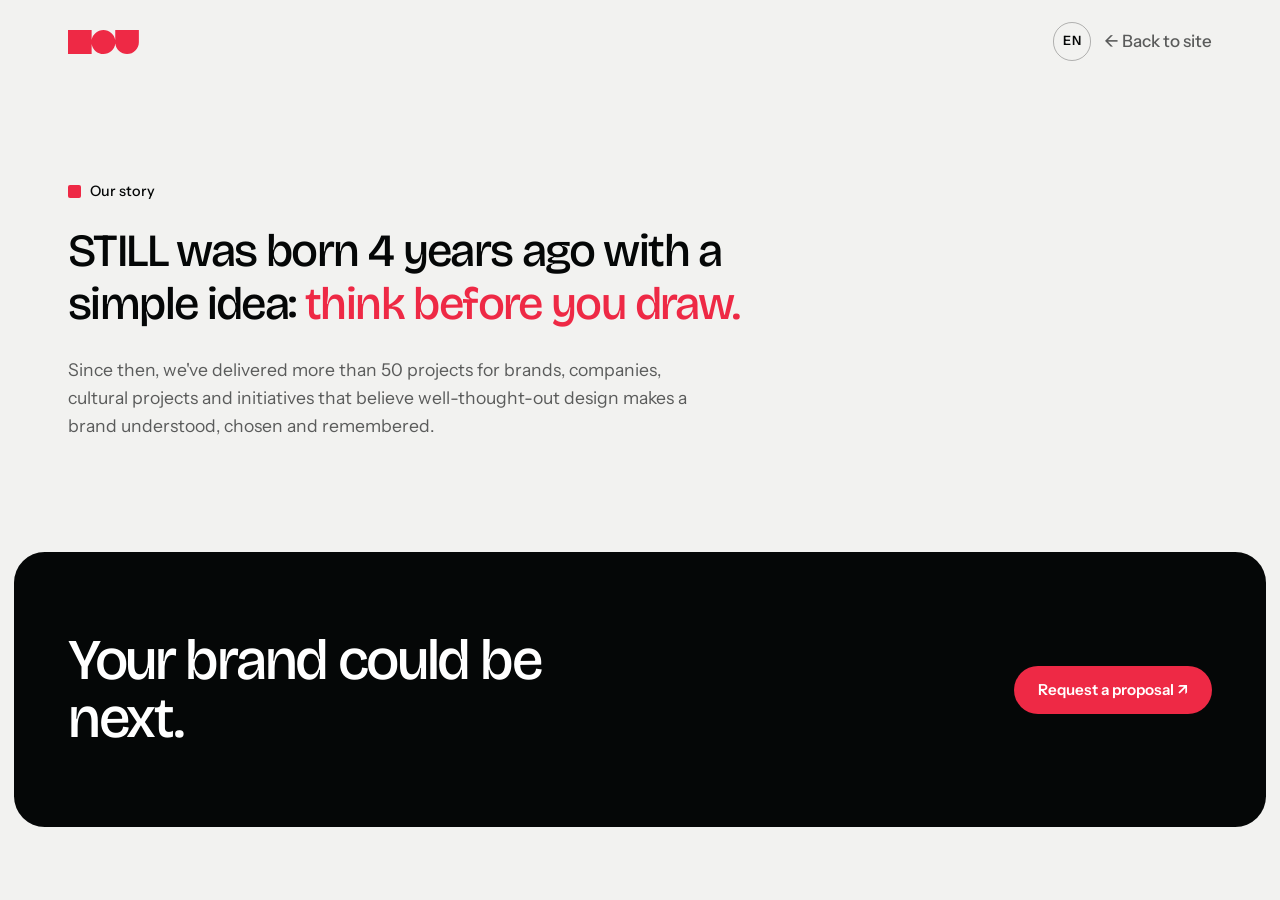
<file: historia/index.html>
<!DOCTYPE html>
<html lang="pt-BR">
<head>
<meta charset="utf-8">
<meta name="viewport" content="width=device-width, initial-scale=1, viewport-fit=cover">
<title>Nossa história | STILL STUDIO</title>
<meta name="theme-color" content="#050707">
<link rel="icon" href="../favicon.svg" type="image/svg+xml">
<meta name="description" content="A história da STILL STUDIO: um estúdio criativo que pensa antes de desenhar.">
<link rel="preconnect" href="https://fonts.googleapis.com"><link rel="preconnect" href="https://fonts.gstatic.com" crossorigin>
<link href="https://fonts.googleapis.com/css2?family=Bricolage+Grotesque:opsz,wght@12..96,500;12..96,600&family=Instrument+Sans:wght@400;500;600&display=swap" rel="stylesheet">
<script>document.documentElement.className+=" js"</script>
<link rel="stylesheet" href="../assets/site.css">
<style>
/* Layout: página de uma coluna com o texto da história e a chamada para a proposta, no mesmo sistema da home. */
:root{--bg:#F2F2F0;--surface:#FFFFFF;--ink:#050707;--muted:rgba(5,7,7,.64);--line:rgba(5,7,7,.12);--dark:#050707;--on-dark:#FFFFFF;--accent:#EE2945;
 --d:"Bricolage Grotesque","Arial Black",system-ui,sans-serif;--b:"Instrument Sans",system-ui,-apple-system,"Segoe UI",sans-serif;
 --ease:cubic-bezier(.2,.8,.2,1);--spring:cubic-bezier(.34,1.56,.64,1);color-scheme:light;box-sizing:border-box;padding-top:env(safe-area-inset-top,0px);padding-bottom:env(safe-area-inset-bottom,0px)}
*,*::before,*::after{box-sizing:border-box}
body{margin:0;background:var(--bg);color:var(--ink);font:400 1.0625rem/1.6 var(--b);-webkit-font-smoothing:antialiased}
a{color:inherit}p{margin:0}
:focus-visible{outline:3px solid var(--accent);outline-offset:3px}
.w{max-width:1240px;margin:0 auto;padding-left:max(clamp(1.25rem,4vw,3rem),env(safe-area-inset-left,0px));padding-right:max(clamp(1.25rem,4vw,3rem),env(safe-area-inset-right,0px))}
.top .w{display:flex;justify-content:space-between;align-items:center;gap:1rem;padding-block:1.4rem}
.mk{display:block;height:1.5rem;width:auto;color:var(--accent)}
.tr{display:flex;align-items:center;gap:.8rem}
@media(max-width:560px){.back{display:none}}
.back{font-weight:500;color:var(--muted);text-decoration:none;transition:color .2s}.back:hover{color:var(--ink)}
.intro{padding-block:clamp(3rem,8vw,6rem) clamp(4rem,9vw,7rem)}
.tag{display:inline-flex;align-items:center;gap:.55rem;font-size:.9rem;font-weight:500;margin-bottom:1.3rem}
.tag::before{content:"";width:.8rem;height:.8rem;border-radius:2px;background:var(--accent)}
.story{font:500 clamp(1.7rem,3.6vw,3rem)/1.15 var(--d);letter-spacing:-.035em;max-width:24ch;margin:0;text-wrap:balance}
.story em{font-style:normal;color:var(--accent)}
.intro .sub{color:var(--muted);max-width:52ch;margin-top:1.6rem;font-size:1.1rem}
.cta{margin:0 clamp(8px,1.1vw,14px) clamp(8px,1.1vw,14px);border-radius:clamp(20px,2.4vw,32px);background:var(--dark);color:var(--on-dark)}
.cta .w{display:flex;flex-wrap:wrap;justify-content:space-between;align-items:center;gap:1.5rem;padding-block:clamp(3rem,7vw,5rem)}
.cta h2{font:500 clamp(2rem,4.6vw,3.6rem)/1 var(--d);letter-spacing:-.04em;margin:0;max-width:16ch}
.btn{display:inline-flex;align-items:center;gap:.5rem;white-space:nowrap;font:600 .95rem var(--b);padding:.9rem 1.5rem;border-radius:999px;text-decoration:none;background:var(--accent);color:var(--on-dark);transition:transform .3s var(--spring)}
.btn:hover{transform:translateY(-2px)}
.js [data-rv]{opacity:0;transform:translateY(30px) scale(.96);transition:opacity .8s var(--ease) var(--dl,0s),transform .9s var(--spring) var(--dl,0s)}
.js [data-rv].in{opacity:1;transform:none}
@media(prefers-reduced-motion:reduce){*,*::before,*::after{transition:none!important;animation:none!important}.js [data-rv]{opacity:1;transform:none}}
</style>
</head>
<body>
<header class="top"><div class="w"><a href="../index.html" aria-label="STILL STUDIO, voltar para a página inicial"><svg class="mk" viewBox="461.68 371.28 996.64 337.44" aria-hidden="true"><path fill="currentColor" d="M 1126.058594 371.679688 L 1126.058594 512.910156 C 1113.21875 432.660156 1043.875 371.277344 960.011719 371.277344 C 876.097656 371.277344 806.726562 432.730469 793.945312 513.046875 L 793.945312 371.890625 L 461.683594 371.890625 L 461.683594 708.679688 L 793.945312 708.679688 L 793.945312 566.953125 C 806.726562 647.269531 876.097656 708.71875 960.011719 708.71875 C 1046.203125 708.71875 1117.152344 643.917969 1127.078125 560.398438 C 1136.085938 643.648438 1206.542969 708.46875 1292.1875 708.46875 C 1383.9375 708.46875 1458.316406 634.089844 1458.316406 542.339844 L 1458.316406 371.679688 Z"/></svg></a><div class="tr"><div data-ctl></div><a class="back" href="../index.html">← Voltar ao site</a></div></div></header>
<main>
<section class="intro"><div class="w">
  <span class="tag" data-rv>Nossa história</span>
  <p class="story" data-rv>A STILL nasceu há 4 anos com uma ideia simples: <em>pensar antes de desenhar.</em></p>
  <p class="sub" data-rv>De lá pra cá, foram mais de 50 projetos entregues para marcas, empresas, projetos culturais e iniciativas que acreditam que um design bem pensado faz a marca ser entendida, escolhida e lembrada.</p>
</div></section>
</main>
<section class="cta"><div class="w"><h2>Sua marca pode ser a próxima.</h2><a class="btn" href="../proposta/index.html">Solicitar proposta ↗</a></div></section>
<script src="../assets/site.js"></script>
<script>
(function(){
 var els=[].slice.call(document.querySelectorAll("[data-rv]"));
 els.forEach(function(el,i){el.style.setProperty("--dl",(el.classList.contains("lg")?(i%6)*.07:0)+"s")});
 if(!("IntersectionObserver" in window)||matchMedia("(prefers-reduced-motion:reduce)").matches){els.forEach(function(e){e.classList.add("in")});return}
 var io=new IntersectionObserver(function(es){es.forEach(function(e){if(e.isIntersecting){e.target.classList.add("in");io.unobserve(e.target)}})},{threshold:.12});
 els.forEach(function(e){io.observe(e)});
})();
</script>
</body>
</html>
</file>
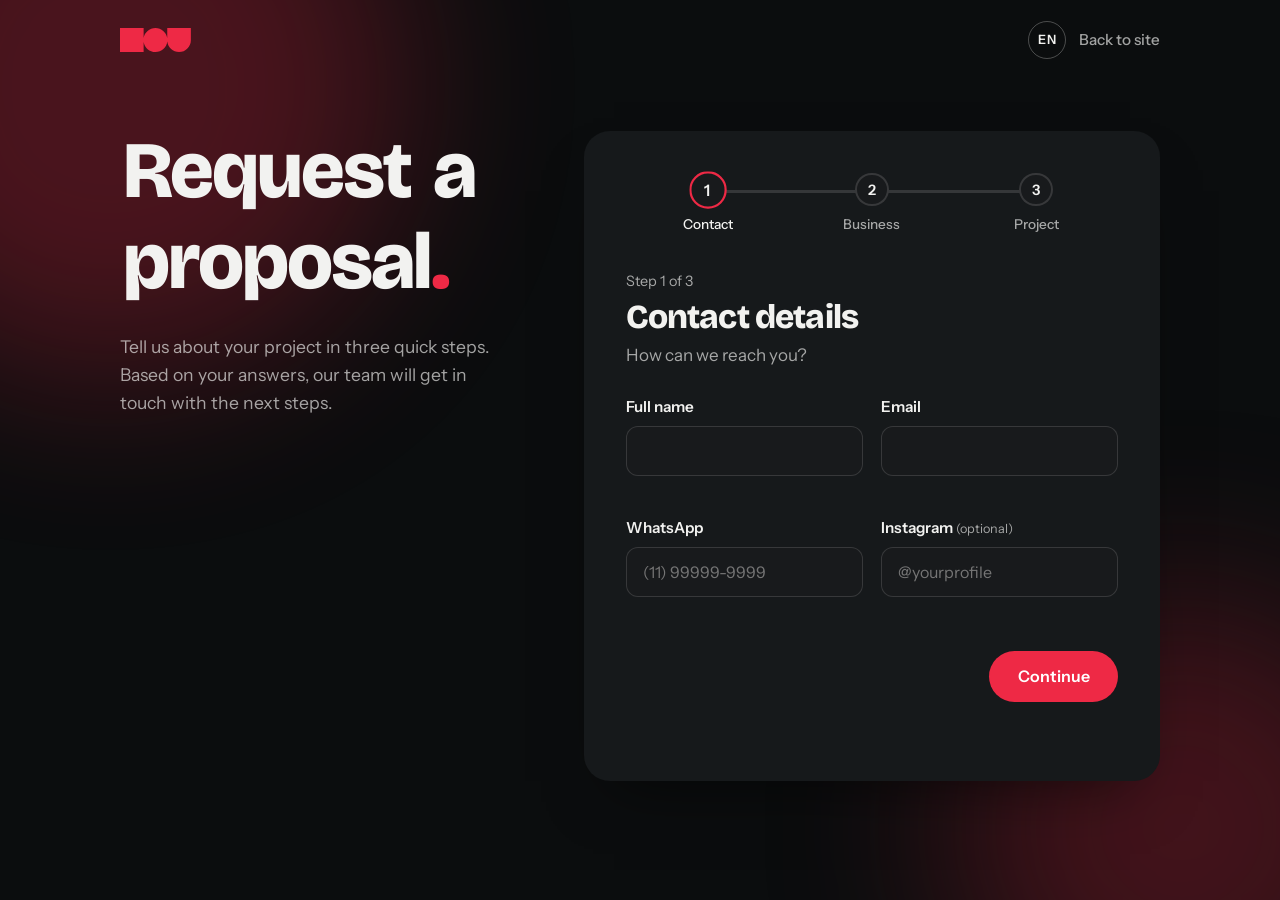
<file: proposta/index.html>
<!DOCTYPE html>
<html lang="pt-BR">
<head>
<meta charset="utf-8">
<meta name="viewport" content="width=device-width, initial-scale=1, viewport-fit=cover">
<title>Solicitar proposta | STILL STUDIO</title>
<meta name="theme-color" content="#0C1014">
<link rel="icon" href="../favicon.svg" type="image/svg+xml">
<meta property="og:type" content="website"><meta property="og:locale" content="pt_BR"><meta property="og:site_name" content="STILL STUDIO">
<meta property="og:title" content="Solicitar proposta | STILL STUDIO"><meta property="og:description" content="Conte sobre o seu projeto e solicite uma proposta da STILL STUDIO."><meta property="og:image" content="/og.png">
<meta name="twitter:card" content="summary_large_image">
<meta name="description" content="Conte sobre o seu projeto e solicite uma proposta da STILL STUDIO.">
<link rel="preconnect" href="https://fonts.googleapis.com"><link rel="preconnect" href="https://fonts.gstatic.com" crossorigin>
<link href="https://fonts.googleapis.com/css2?family=Bricolage+Grotesque:opsz,wght@12..96,500;12..96,800&family=Instrument+Sans:wght@400;500;600&display=swap" rel="stylesheet">
<script>document.documentElement.className+=" js"</script>
<link rel="stylesheet" href="../assets/site.css">
<style>
:root{--accent:#EE2945;--bg:#0B0D0E;--alt:#181A1C;--card:#16191B;--ink:#F2F2F0;--muted:rgba(242,242,240,.66);--line:rgba(242,242,240,.14);--err:#FF6B79;--arrow:url("data:image/svg+xml,%3Csvg xmlns='http://www.w3.org/2000/svg' width='14' height='9' fill='none' stroke='%23F2F2F0' stroke-width='2'%3E%3Cpath d='M1 1l6 6 6-6'/%3E%3C/svg%3E");--b2c:#7A1A28;color-scheme:dark;
--d:"Bricolage Grotesque","Arial Black",system-ui,sans-serif;--b:"Instrument Sans",system-ui,-apple-system,"Segoe UI",sans-serif;
box-sizing:border-box;padding-top:env(safe-area-inset-top,0px);padding-bottom:env(safe-area-inset-bottom,0px)}
*,*::before,*::after{box-sizing:border-box}
body{margin:0;background:var(--bg);color:var(--ink);font:400 1.0625rem/1.6 var(--b);-webkit-font-smoothing:antialiased;min-height:100svh}
a{color:inherit}p{margin:0}
:focus-visible{outline:3px solid var(--accent);outline-offset:3px}
.w{max-width:1120px;margin:0 auto;padding:0 clamp(1.25rem,4vw,2.5rem);position:relative;z-index:1}
h1,h2{font-family:var(--d);font-weight:800;letter-spacing:-.025em;line-height:1.02;margin:0}
.dot{color:var(--accent)}
.bg{position:fixed;inset:0;overflow:hidden;pointer-events:none}
.bl{position:absolute;border-radius:50%;filter:blur(90px)}
.b1{width:46vw;height:46vw;background:var(--accent);opacity:.28;left:-12vw;top:-14vw;animation:fl1 16s ease-in-out infinite alternate}
.b2{width:36vw;height:36vw;background:var(--b2c);opacity:.5;right:-8vw;bottom:-10vw;animation:fl2 20s ease-in-out infinite alternate}
@keyframes fl1{to{transform:translate(12vw,10vw) scale(1.2)}}
@keyframes fl2{to{transform:translate(-14vw,-8vw) scale(.85)}}
.top{display:flex;justify-content:space-between;align-items:center;padding:1.3rem 0}
.logo{display:block;color:var(--accent)}.logo svg{display:block;height:1.5rem;width:auto;fill:currentColor}
.tr{display:flex;align-items:center;gap:.8rem}
@media(max-width:560px){.back{display:none}}
.back{font-size:.95rem;font-weight:500;color:var(--muted);text-decoration:none;transition:color .2s}.back:hover{color:var(--ink)}
.grid{display:grid;gap:2.5rem;padding:clamp(1.5rem,4vw,3.5rem) 0 5rem}
@media(min-width:960px){.grid{grid-template-columns:.8fr 1.2fr;gap:5rem;align-items:start}.intro{position:sticky;top:2rem}}
h1{font-size:clamp(2.6rem,7vw,5rem)}
.intro p{color:var(--muted);margin-top:1.2rem;max-width:36ch;font-size:1.1rem}
.card{background:var(--card);border-radius:26px;padding:clamp(1.4rem,4vw,2.6rem);animation:rise .8s cubic-bezier(.2,.8,.2,1) both;box-shadow:0 30px 60px -30px rgba(0,0,0,.6)}
@keyframes rise{from{opacity:0;transform:translateY(24px)}to{opacity:1;transform:none}}
/* progresso */
.pn{list-style:none;margin:0 0 2.2rem;padding:0;display:grid;grid-template-columns:repeat(3,1fr);position:relative}
.trk{position:absolute;top:1.05rem;left:16.666%;right:16.666%;height:3px;background:var(--line);border-radius:3px}
.trk i{display:block;height:100%;width:0;background:var(--accent);border-radius:3px;transition:width .55s cubic-bezier(.2,.8,.2,1)}
.pn li{text-align:center;position:relative;z-index:1;font-size:.85rem;font-weight:500;color:var(--muted);transition:color .3s}
.pn b{display:grid;place-items:center;width:2.1rem;height:2.1rem;margin:0 auto .45rem;border-radius:50%;background:var(--alt);border:2px solid var(--line);font:600 .9rem var(--b);color:var(--ink);transition:background .3s,border-color .3s,transform .3s}
.pn li.on{color:var(--ink)}.pn li.on b{border-color:var(--accent);transform:scale(1.1)}
.pn li.done b{background:var(--accent);border-color:var(--accent);font-size:0}.pn li.done b::before{content:"\2713";font-size:1rem}
.cnt{color:var(--muted);font-size:.9rem;margin-bottom:.4rem}
/* etapas */
.step h2{font-size:clamp(1.6rem,3.4vw,2.1rem);margin-bottom:.5rem;outline:none}
.step>p{color:var(--muted);margin-bottom:1.6rem}
.fg{display:grid;gap:1.1rem;grid-template-columns:1fr}
@media(min-width:640px){.fg{grid-template-columns:1fr 1fr}.fg .full{grid-column:1/-1}}
.fld{display:grid;gap:.4rem;align-content:start}
.fld>label,.fld>.lb{font-weight:600;font-size:.95rem}
@media(min-width:640px){.fld>label.tl{min-height:3em;display:flex;align-items:flex-end}}
.fld small{font-weight:400;color:var(--muted)}
input[type=text],input[type=email],input[type=tel],select,textarea{font:400 1rem var(--b);color:var(--ink);background:var(--alt);border:1.5px solid var(--line);border-radius:12px;padding:.9rem 1rem;width:100%;transition:border-color .2s,box-shadow .2s,transform .2s}
select{appearance:none;background-image:var(--arrow);background-repeat:no-repeat;background-position:right 1rem center;padding-right:2.6rem}
input:focus,select:focus,textarea:focus{outline:none;border-color:var(--accent);box-shadow:0 0 0 4px rgba(229,50,66,.25)}
.bad{border-color:var(--accent)!important}
textarea{min-height:9rem;resize:vertical}
.err{color:var(--err);font-size:.88rem;font-weight:500;min-height:1.1em}
.ct{justify-self:end;color:var(--muted);font-size:.82rem}
.chips{display:grid;gap:.6rem;grid-template-columns:1fr}
@media(min-width:520px){.chips{grid-template-columns:1fr 1fr}}
.chip{position:relative;display:flex}
.chip input{position:absolute;opacity:0;inset:0;cursor:pointer}
.chip span{flex:1;display:flex;align-items:center;gap:.6rem;padding:.85rem 1rem;border:1.5px solid var(--line);border-radius:12px;background:var(--alt);font-weight:500;transition:border-color .2s,background .2s,transform .2s}
.chip span::before{content:"";width:1.1rem;height:1.1rem;border-radius:50%;border:2px solid var(--line);flex:none;transition:all .2s}
.chip:hover span{transform:translateY(-2px)}
.chip input:checked+span{border-color:var(--accent);background:rgba(229,50,66,.14)}
.chip input:checked+span::before{background:var(--accent);border-color:var(--accent);box-shadow:inset 0 0 0 3px var(--alt)}
.chip input:focus-visible+span{outline:3px solid var(--accent);outline-offset:2px}
.hp{position:absolute;left:-9999px;opacity:0}
.nv{display:flex;justify-content:space-between;gap:1rem;margin-top:2rem}
.btn{display:inline-flex;align-items:center;justify-content:center;background:var(--accent);color:#fff;font:600 1rem var(--b);padding:.95rem 1.8rem;border-radius:999px;text-decoration:none;border:0;cursor:pointer;transition:transform .2s,box-shadow .2s,opacity .2s}
.btn:hover{transform:translateY(-2px);box-shadow:0 12px 26px -12px var(--accent)}
.btn.ghost{background:transparent;color:var(--ink);box-shadow:inset 0 0 0 1.5px var(--line)}.btn.ghost:hover{box-shadow:inset 0 0 0 1.5px var(--ink)}
.btn[disabled]{opacity:.55;cursor:wait;transform:none}
.nv .ghost[hidden-step]{visibility:hidden}
.fe{color:var(--err);font-weight:500;margin-top:1rem;min-height:1.3em}
/* confirmação */
.done{text-align:center;padding:2rem 0;outline:none}
.done h2{font-size:clamp(1.9rem,4.5vw,3rem);margin:1.4rem 0 .9rem}
.done p{color:var(--muted);max-width:42ch;margin:0 auto 2rem}
.ck{width:5.5rem;height:5.5rem}
.c1{stroke-dasharray:151;stroke-dashoffset:151;animation:dr .8s .1s ease forwards}
.c2{stroke-dasharray:44;stroke-dashoffset:44;animation:dr .5s .8s ease forwards}
@keyframes dr{to{stroke-dashoffset:0}}
.done>*{animation:rise .7s both}.done>*:nth-child(2){animation-delay:.2s}.done>*:nth-child(3){animation-delay:.35s}.done>*:nth-child(4){animation-delay:.5s}
.wd{display:inline-block;overflow:hidden;vertical-align:top;padding:0 .04em .12em}
.wd>span{display:inline-block;animation:up .9s cubic-bezier(.2,.8,.2,1) both;animation-delay:calc(.1s + var(--i)*.09s)}
@keyframes up{from{transform:translateY(105%);opacity:0}to{transform:none;opacity:1}}
.intro p{animation:rise .8s .5s both}
.bg{inset:-30px;transition:transform .8s ease-out;transform:translate(calc(var(--mx,0)*26px),calc(var(--my,0)*26px))}
.chip input:checked+span{animation:cp .35s}
@keyframes cp{40%{transform:scale(.96)}100%{transform:none}}
.pn li.on b{animation:ring 1.8s ease-out infinite}
@keyframes ring{0%{box-shadow:0 0 0 0 rgba(229,50,66,.55)}100%{box-shadow:0 0 0 10px rgba(229,50,66,0)}}
@media(prefers-reduced-motion:reduce){*,*::before,*::after{animation:none!important;transition:none!important}.c1,.c2{stroke-dashoffset:0}}
</style>
</head>
<body>
<div class="bg" aria-hidden="true"><span class="bl b1"></span><span class="bl b2"></span></div>
<div class="w">
  <header class="top"><a class="logo" href="../index.html" aria-label="STILL STUDIO, voltar para a página inicial"><svg viewBox="461.68 371.28 996.64 337.44" aria-hidden="true"><path d="M 1126.058594 371.679688 L 1126.058594 512.910156 C 1113.21875 432.660156 1043.875 371.277344 960.011719 371.277344 C 876.097656 371.277344 806.726562 432.730469 793.945312 513.046875 L 793.945312 371.890625 L 461.683594 371.890625 L 461.683594 708.679688 L 793.945312 708.679688 L 793.945312 566.953125 C 806.726562 647.269531 876.097656 708.71875 960.011719 708.71875 C 1046.203125 708.71875 1117.152344 643.917969 1127.078125 560.398438 C 1136.085938 643.648438 1206.542969 708.46875 1292.1875 708.46875 C 1383.9375 708.46875 1458.316406 634.089844 1458.316406 542.339844 L 1458.316406 371.679688 Z"/></svg></a><div class="tr"><div data-ctl></div><a class="back" href="../index.html">Voltar ao site</a></div></header>
  <main class="grid">
    <div class="intro">
      <h1 aria-label="Solicite uma proposta." data-ih="@h1prop"><span class="wd" style="--i:0"><span>Solicite</span></span> <span class="wd" style="--i:1"><span>uma</span></span> <span class="wd" style="--i:2"><span>proposta<span class=dot>.</span></span></span></h1>
      <p>Conte sobre o seu projeto em três etapas rápidas. Com base nas suas respostas, nossa equipe entra em contato com os próximos passos.</p>
    </div>
    <section class="card" aria-label="Formulário de proposta">
      <div id="prog">
        <ol class="pn" aria-label="Progresso"><div class="trk" aria-hidden="true"><i id="fill"></i></div>
          <li class="on" aria-current="step"><b>1</b>Contato</li><li><b>2</b>Negócio</li><li><b>3</b>Projeto</li>
        </ol>
        <p class="cnt" id="cnt" aria-live="polite">Etapa 1 de 3</p>
      </div>
      <form id="f" novalidate>
        <div class="step" data-step="0">
          <h2 tabindex="-1">Dados de contato</h2><p>Como podemos falar com você?</p>
          <div class="fg">
            <div class="fld"><label for="nome">Nome completo</label><input type="text" id="nome" name="nome" autocomplete="name"><span class="err" id="e-nome"></span></div>
            <div class="fld"><label for="email">E-mail</label><input type="email" id="email" name="email" autocomplete="email" inputmode="email"><span class="err" id="e-email"></span></div>
            <div class="fld"><label for="whats">WhatsApp</label><input type="tel" id="whats" name="whats" autocomplete="tel" inputmode="tel" placeholder="(11) 99999-9999"><span class="err" id="e-whats"></span></div>
            <div class="fld"><label for="insta">Instagram <small>(opcional)</small></label><input type="text" id="insta" name="insta" placeholder="@seuperfil" autocapitalize="none"><span class="err"></span></div>
          </div>
        </div>
        <div class="step" data-step="1" hidden>
          <h2 tabindex="-1">Sobre o seu negócio</h2><p>Um pouco de contexto sobre quem somos juntos.</p>
          <div class="fg">
            <div class="fld"><label for="empresa">Nome da empresa ou do projeto</label><input type="text" id="empresa" name="empresa" autocomplete="organization"><span class="err" id="e-empresa"></span></div>
            <div class="fld"><label for="porte">Tamanho da equipe</label><select id="porte" name="porte"><option value="">Selecione uma opção</option><option>Profissional liberal</option><option>Micro (2 a 10 pessoas)</option><option>Pequena (11 a 50 pessoas)</option><option>Média (51 a 100 pessoas)</option><option>Grande (mais de 100 pessoas)</option><option>Projeto cultural ou independente</option></select><span class="err" id="e-porte"></span></div>
            <div class="fld full"><label for="oferta">Quais produtos ou serviços vocês oferecem?</label><input type="text" id="oferta" name="oferta"><span class="err" id="e-oferta"></span></div>
          </div>
        </div>
        <div class="step" data-step="2" hidden>
          <h2 tabindex="-1">Detalhes do projeto</h2><p>O que você precisa e quais são os desafios?</p>
          <div class="fg">
            <div class="fld full"><span class="lb" id="lsv">Quais serviços você precisa? <small>(escolha um ou mais)</small></span>
              <div class="chips" role="group" aria-labelledby="lsv">
                <label class="chip"><input type="checkbox" name="servico" value="Branding e identidade visual"><span>Branding e identidade visual</span></label>
                <label class="chip"><input type="checkbox" name="servico" value="Social media"><span>Social media</span></label>
                <label class="chip"><input type="checkbox" name="servico" value="Motion design"><span>Motion design</span></label>
                <label class="chip"><input type="checkbox" name="servico" value="Outro / ainda não sei"><span>Outro / ainda não sei</span></label>
              </div><span class="err" id="e-servico"></span></div>
            <div class="fld"><label class="tl" for="prazo">Prazo desejado</label><select id="prazo" name="prazo"><option value="">Selecione uma opção</option><option>Sem pressa</option><option>Em até 1 mês</option><option>De 1 a 3 meses</option><option>É urgente</option></select><span class="err" id="e-prazo"></span></div>
            <div class="fld"><label class="tl" for="origem">Como você conheceu a STILL STUDIO?</label><select id="origem" name="origem"><option value="">Selecione uma opção</option><option>Instagram</option><option>Google</option><option>Indicação</option><option>LinkedIn</option><option>Behance</option><option>Outro</option></select><span class="err" id="e-origem"></span></div>
            <div class="fld full"><label for="desafio">Descreva o projeto e os principais desafios</label><textarea id="desafio" name="desafio" maxlength="2000"></textarea><div style="display:flex;justify-content:space-between;gap:1rem"><span class="err" id="e-desafio"></span><span class="ct" id="ct">0/2000</span></div></div>
          </div>
        </div>
        <input class="hp" name="_hp" tabindex="-1" autocomplete="off" aria-hidden="true">
        <div class="nv"><button type="button" class="btn ghost" id="prev">Voltar</button><button type="submit" class="btn" id="next">Continuar</button></div>
        <p class="fe" id="fe" role="alert"></p>
        <noscript><p class="fe">Ative o JavaScript para enviar a solicitação.</p></noscript>
      </form>
      <div class="done" id="done" hidden tabindex="-1" role="status">
        <svg class="ck" viewBox="0 0 52 52" aria-hidden="true"><circle class="c1" cx="26" cy="26" r="24" fill="none" stroke="#E53242" stroke-width="3"/><path class="c2" d="M15 27l8 8 15-17" fill="none" stroke="#FEFEFE" stroke-width="4" stroke-linecap="round" stroke-linejoin="round"/></svg>
        <h2>Obrigado por entrar em contato.</h2>
        <p>Recebemos as informações do seu projeto. A equipe da STILL STUDIO entrará em contato em breve.</p>
        <a class="btn" href="../index.html">Voltar para a página inicial</a>
      </div>
    </section>
  </main>
</div>
<script src="../assets/site.js"></script>
<script>
// URL do serviço que recebe as propostas (POST em JSON). Sem ela, o envio falha e nenhuma tela de sucesso é exibida.
var FORM_ENDPOINT="";
(function(){
 var T=(window.STILL&&window.STILL.T)||function(x){return x};
 var reduce=matchMedia("(prefers-reduced-motion:reduce)").matches;
 var f=document.getElementById("f"),steps=[].slice.call(f.querySelectorAll(".step")),cur=0,busy=false,sending=false;
 var lis=[].slice.call(document.querySelectorAll(".pn li")),fill=document.getElementById("fill"),cnt=document.getElementById("cnt");
 var prev=document.getElementById("prev"),next=document.getElementById("next"),fe=document.getElementById("fe");
 var req=function(m){return function(v){return !!v||m}};
 var V={
  nome:function(v){return v.length>=3||T("Informe seu nome completo.")},
  email:function(v){return /^\S+@\S+\.\S+$/.test(v)||T("Informe um e-mail válido.")},
  whats:function(v){var d=v.replace(/\D/g,"");if(d.indexOf("55")===0&&d.length>11)d=d.slice(2);return d.length===10||d.length===11||T("Informe um WhatsApp válido com DDD.")},
  empresa:req(T("Informe o nome da empresa ou do projeto.")),porte:req(T("Selecione o tamanho da equipe.")),oferta:req(T("Conte quais produtos ou serviços vocês oferecem.")),
  prazo:req(T("Selecione o prazo desejado.")),origem:req(T("Conte como nos conheceu.")),
  desafio:function(v){return v.length>=20||T("Descreva o projeto com pelo menos 20 caracteres.")}
 };
 var BY=[["nome","email","whats"],["empresa","porte","oferta"],["servico","prazo","origem","desafio"]];
 /* serviço vindo da home (?servico=branding|social|motion|outro) já marcado */
 try{var SV={branding:"Branding e identidade visual",social:"Social media",motion:"Motion design",outro:"Outro / ainda não sei"},qs=new URLSearchParams(location.search).get("servico");
  if(qs&&SV[qs]){var cb=f.querySelector('[name=servico][value="'+SV[qs]+'"]');if(cb)cb.checked=true}}catch(e){}
 function setErr(n,m){var e=document.getElementById("e-"+n),el=f.elements[n];if(e)e.textContent=m||"";var els=n==="servico"?[]:[el];els.forEach(function(x){if(!x)return;x.classList.toggle("bad",!!m);x.setAttribute("aria-invalid",m?"true":"false");if(m)x.setAttribute("aria-describedby","e-"+n)})}
 function check(n){var m;
  if(n==="servico"){m=f.querySelectorAll('[name=servico]:checked').length?"":T("Escolha pelo menos um serviço.")}
  else{var r=V[n](f.elements[n].value.trim());m=r===true?"":r}
  setErr(n,m);return !m}
 function validate(i){var first=null;BY[i].forEach(function(n){if(!check(n)&&!first)first=n});
  if(first){var t=first==="servico"?f.querySelector('[name=servico]'):f.elements[first];t.focus();
   if(!reduce)(first==="servico"?t.closest(".fld"):t).animate([{transform:"translateX(0)"},{transform:"translateX(-6px)"},{transform:"translateX(6px)"},{transform:"translateX(0)"}],{duration:280})}
  return !first}
 function update(){
  lis.forEach(function(li,i){li.classList.toggle("done",i<cur);li.classList.toggle("on",i===cur);i===cur?li.setAttribute("aria-current","step"):li.removeAttribute("aria-current")});
  fill.style.width=(cur*50)+"%";cnt.textContent=T("Etapa")+" "+(cur+1)+" "+T("de")+" 3";
  prev.style.visibility=cur===0?"hidden":"visible";prev.tabIndex=cur===0?-1:0;
  next.textContent=cur===2?T("Enviar solicitação"):T("Continuar")}
 function stag(el,base){if(reduce)return;[].forEach.call(el.querySelectorAll(".fld"),function(x,i){x.animate([{opacity:0,transform:"translateY(16px)"},{opacity:1,transform:"none"}],{duration:480,delay:base+60+i*70,fill:"backwards",easing:"cubic-bezier(.2,.8,.2,1)"})})}
 stag(steps[0],450);
 if(!reduce&&matchMedia("(pointer:fine)").matches)addEventListener("pointermove",function(e){var s=document.documentElement.style;s.setProperty("--mx",(e.clientX/innerWidth-.5).toFixed(3));s.setProperty("--my",(e.clientY/innerHeight-.5).toFixed(3))},{passive:true});
 function go(n){
  if(busy||n===cur)return;var dir=n>cur?1:-1,from=steps[cur],to=steps[n];busy=true;cur=n;update();fe.textContent="";
  function show(){from.hidden=true;to.hidden=false;stag(to,0);var h=to.querySelector("h2");
   if(reduce){busy=false;h.focus({preventScroll:true});return}
   to.animate([{opacity:0,transform:"translateX("+dir*36+"px)"},{opacity:1,transform:"none"}],{duration:380,easing:"cubic-bezier(.2,.8,.2,1)"}).onfinish=function(){busy=false;h.focus({preventScroll:true})}}
  if(reduce){show();return}
  from.animate([{opacity:1,transform:"none"},{opacity:0,transform:"translateX("+(-dir*36)+"px)"}],{duration:200,easing:"ease-in"}).onfinish=show}
 prev.addEventListener("click",function(){go(cur-1)});
 f.addEventListener("input",function(e){var n=e.target.name;
  if(n==="whats"){var v=e.target.value;if(v.trim().charAt(0)!=="+"){var d=v.replace(/\D/g,"").slice(0,11),s=d;
    if(d.length>2)s="("+d.slice(0,2)+") "+d.slice(2);var k=d.length>10?7:6;if(d.length>k)s="("+d.slice(0,2)+") "+d.slice(2,k)+"-"+d.slice(k);e.target.value=s}}
  if(n==="desafio")document.getElementById("ct").textContent=e.target.value.length+"/2000";
  if(n&&e.target.classList.contains("bad"))setErr(n,"")});
 f.addEventListener("change",function(e){if(e.target.name==="servico")setErr("servico","");else if(e.target.classList.contains("bad"))setErr(e.target.name,"")});
 async function send(data){
  if(FORM_ENDPOINT){
   var ac=new AbortController(),t=setTimeout(function(){ac.abort()},20000);
   try{var r=await fetch(FORM_ENDPOINT,{method:"POST",headers:{"Content-Type":"application/json","Accept":"application/json"},body:JSON.stringify(data),signal:ac.signal});
    if(!r.ok)throw new Error("HTTP "+r.status);
    try{var j=await r.clone().json();if(j&&j.success===false)throw new Error(j.error||"Envio recusado pelo servidor")}catch(x){if(x.message&&x.message!==""&&!(x instanceof SyntaxError))throw x}
   }finally{clearTimeout(t)}
   return}
  if(window.claude&&claude.use){var db=await claude.use("db");if(db){await db.collection("propostas").add(data);return}}
  throw new Error("Nenhum destino de envio configurado (FORM_ENDPOINT vazio).")}
 f.addEventListener("submit",async function(e){
  e.preventDefault();if(f._hp.value||busy||sending)return;
  if(!validate(cur))return;
  if(cur<2){go(cur+1);return}
  for(var i=0;i<2;i++){var bad=BY[i].some(function(n){return !check(n)});if(bad){go(i);return}}
  var data={projeto:"STILL STUDIO",enviadoEm:new Date().toISOString()};
  ["nome","email","whats","insta","empresa","porte","oferta","prazo","origem","desafio"].forEach(function(k){data[k]=f.elements[k].value.trim()});
  data.servico=[].map.call(f.querySelectorAll('[name=servico]:checked'),function(c){return c.value}).join(", ");
  sending=true;next.disabled=true;prev.disabled=true;next.textContent=T("Enviando...");fe.textContent="";
  try{await send(data);
   document.getElementById("prog").hidden=true;f.hidden=true;var d=document.getElementById("done");d.hidden=false;d.focus({preventScroll:true});scrollTo({top:0,behavior:reduce?"auto":"smooth"})}
  catch(err){console.error("Falha no envio:",err);fe.textContent=T("Não foi possível enviar sua solicitação agora. Verifique sua conexão e tente novamente.")}
  sending=false;next.disabled=false;prev.disabled=false;update()});
 update();
})();
</script>
</body>
</html>
</file>
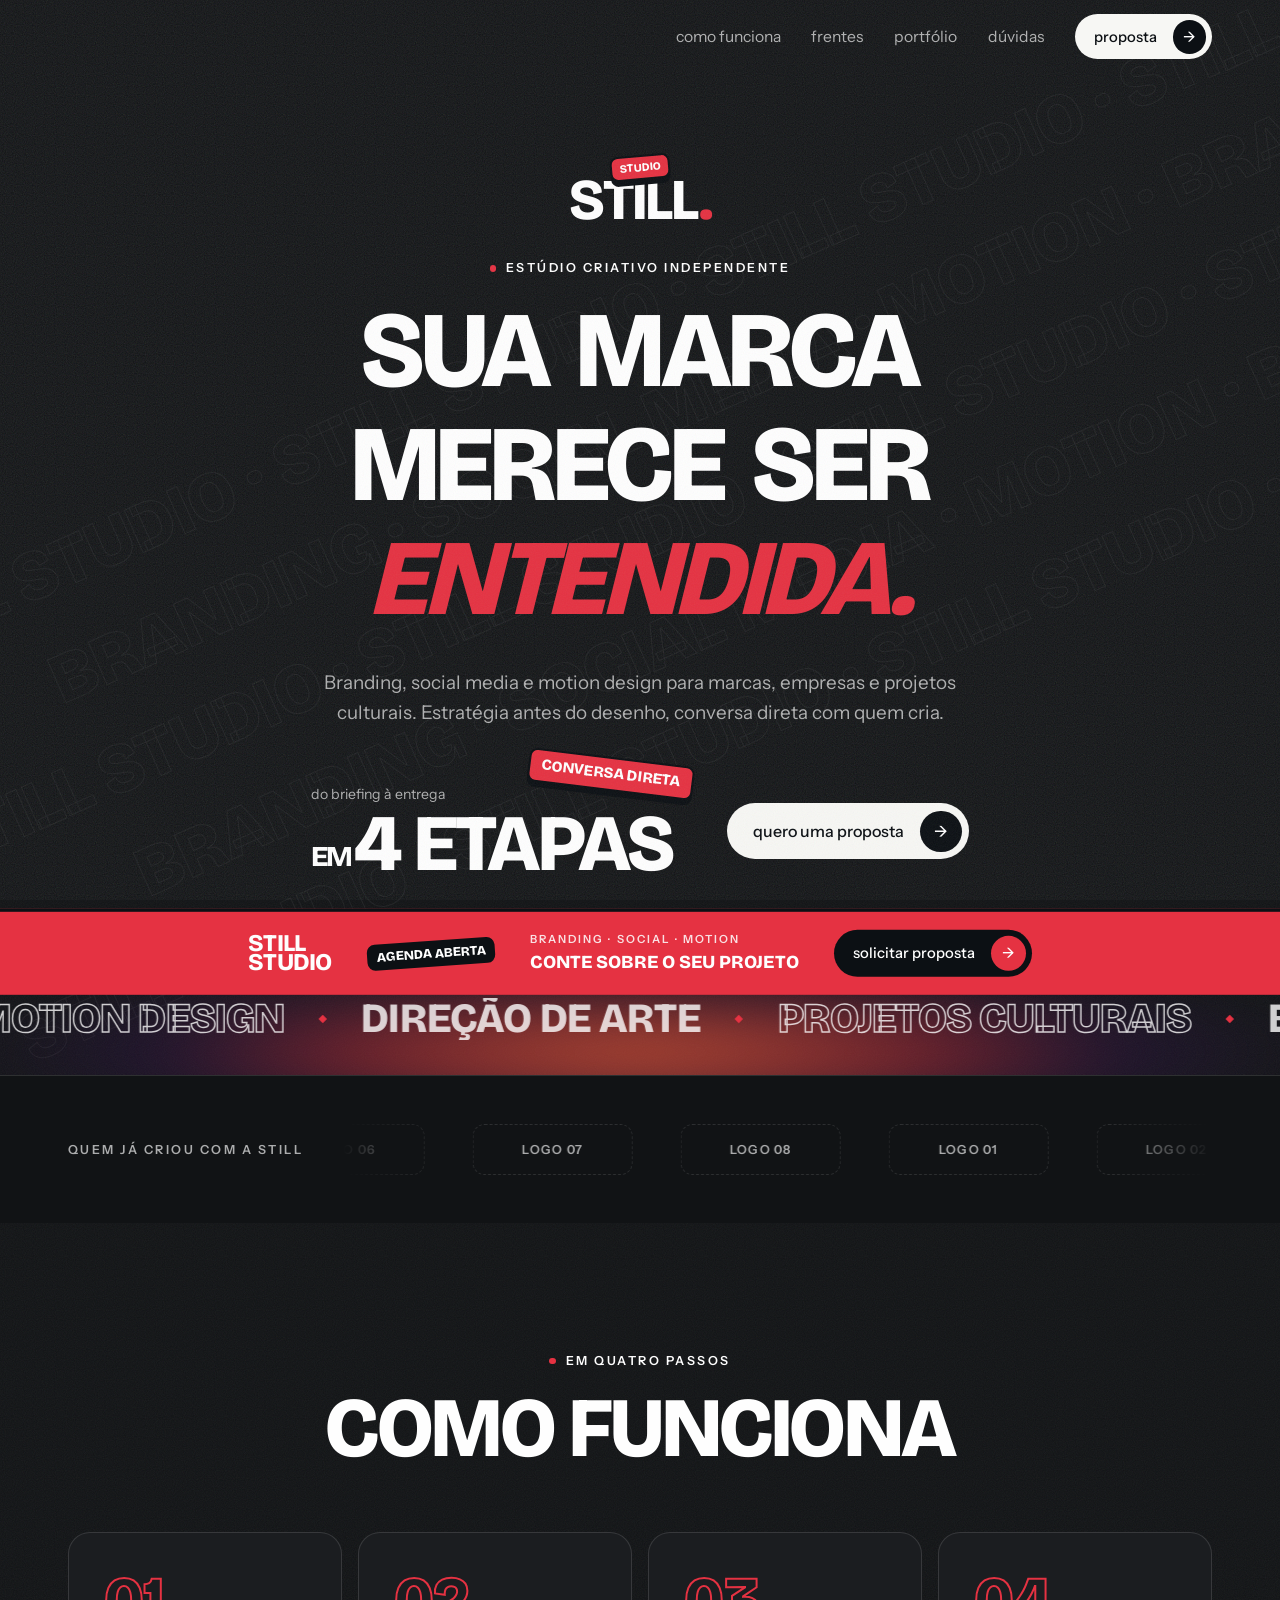
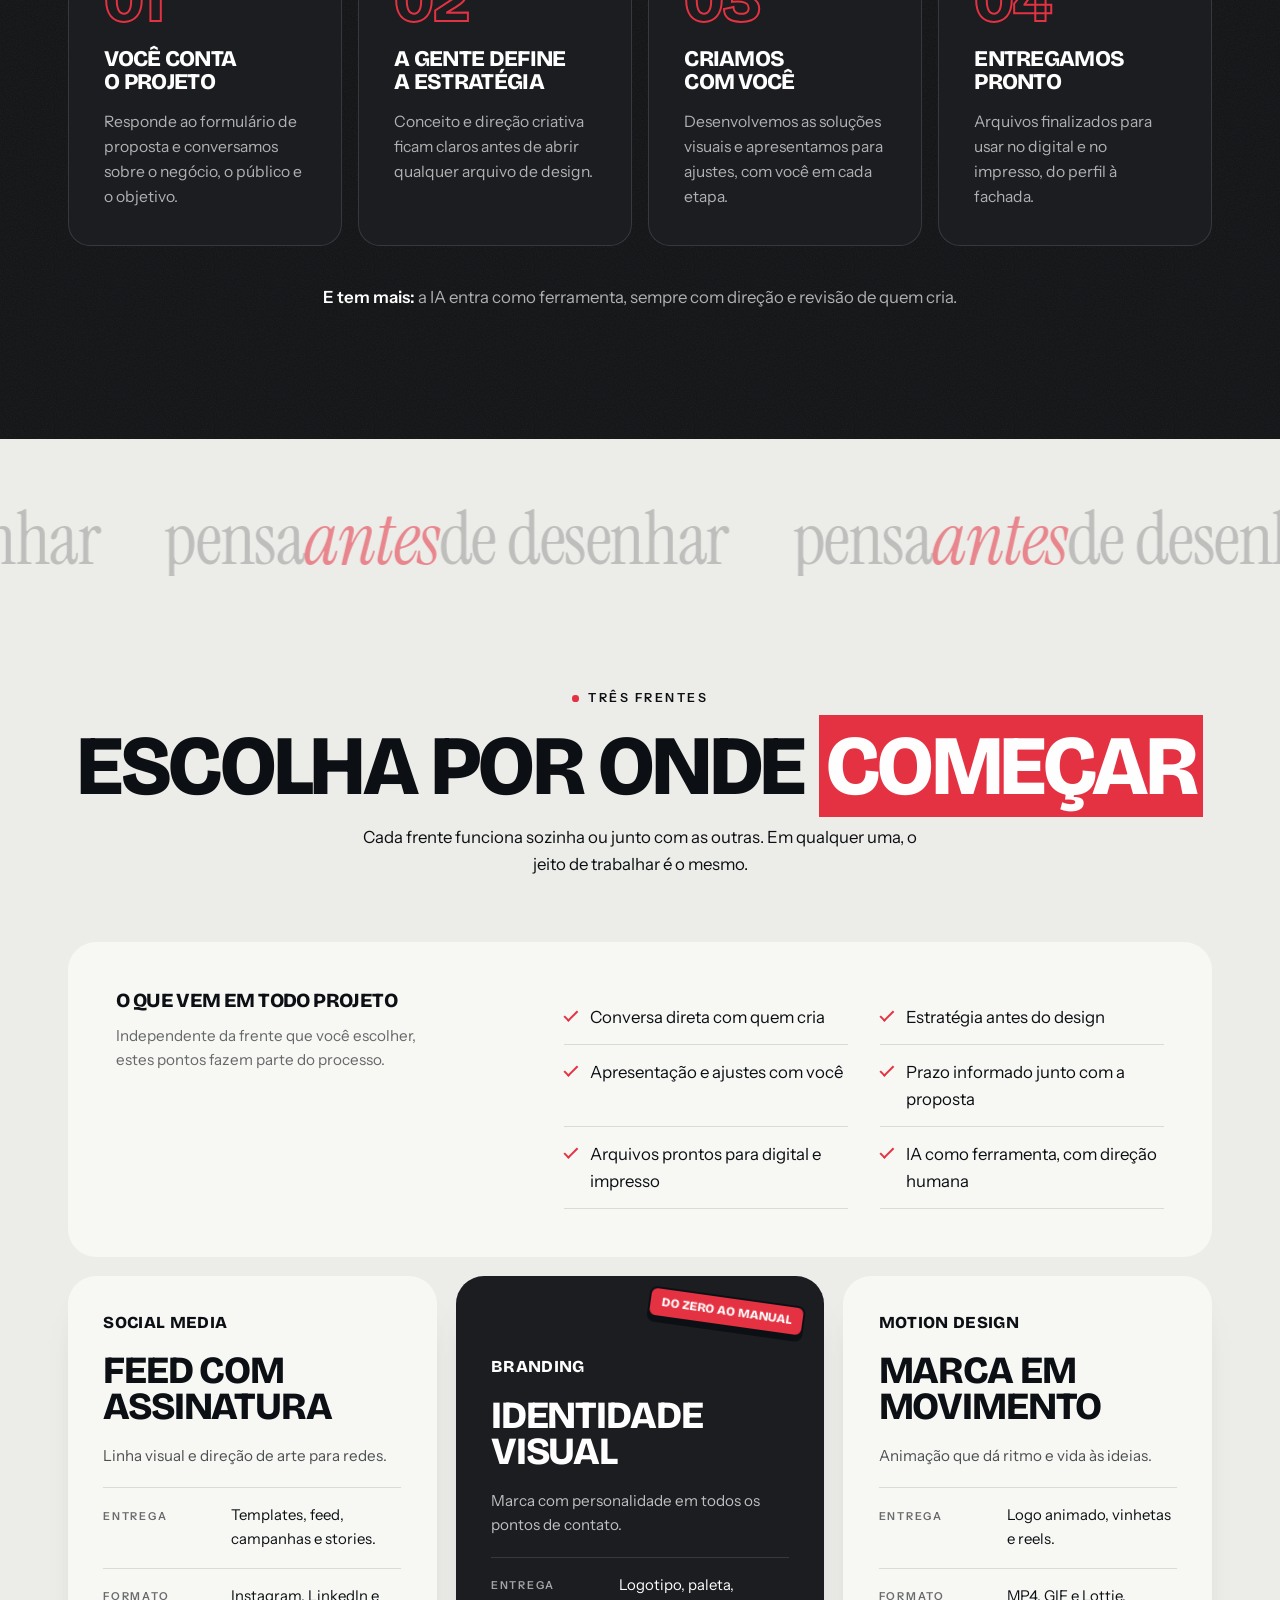
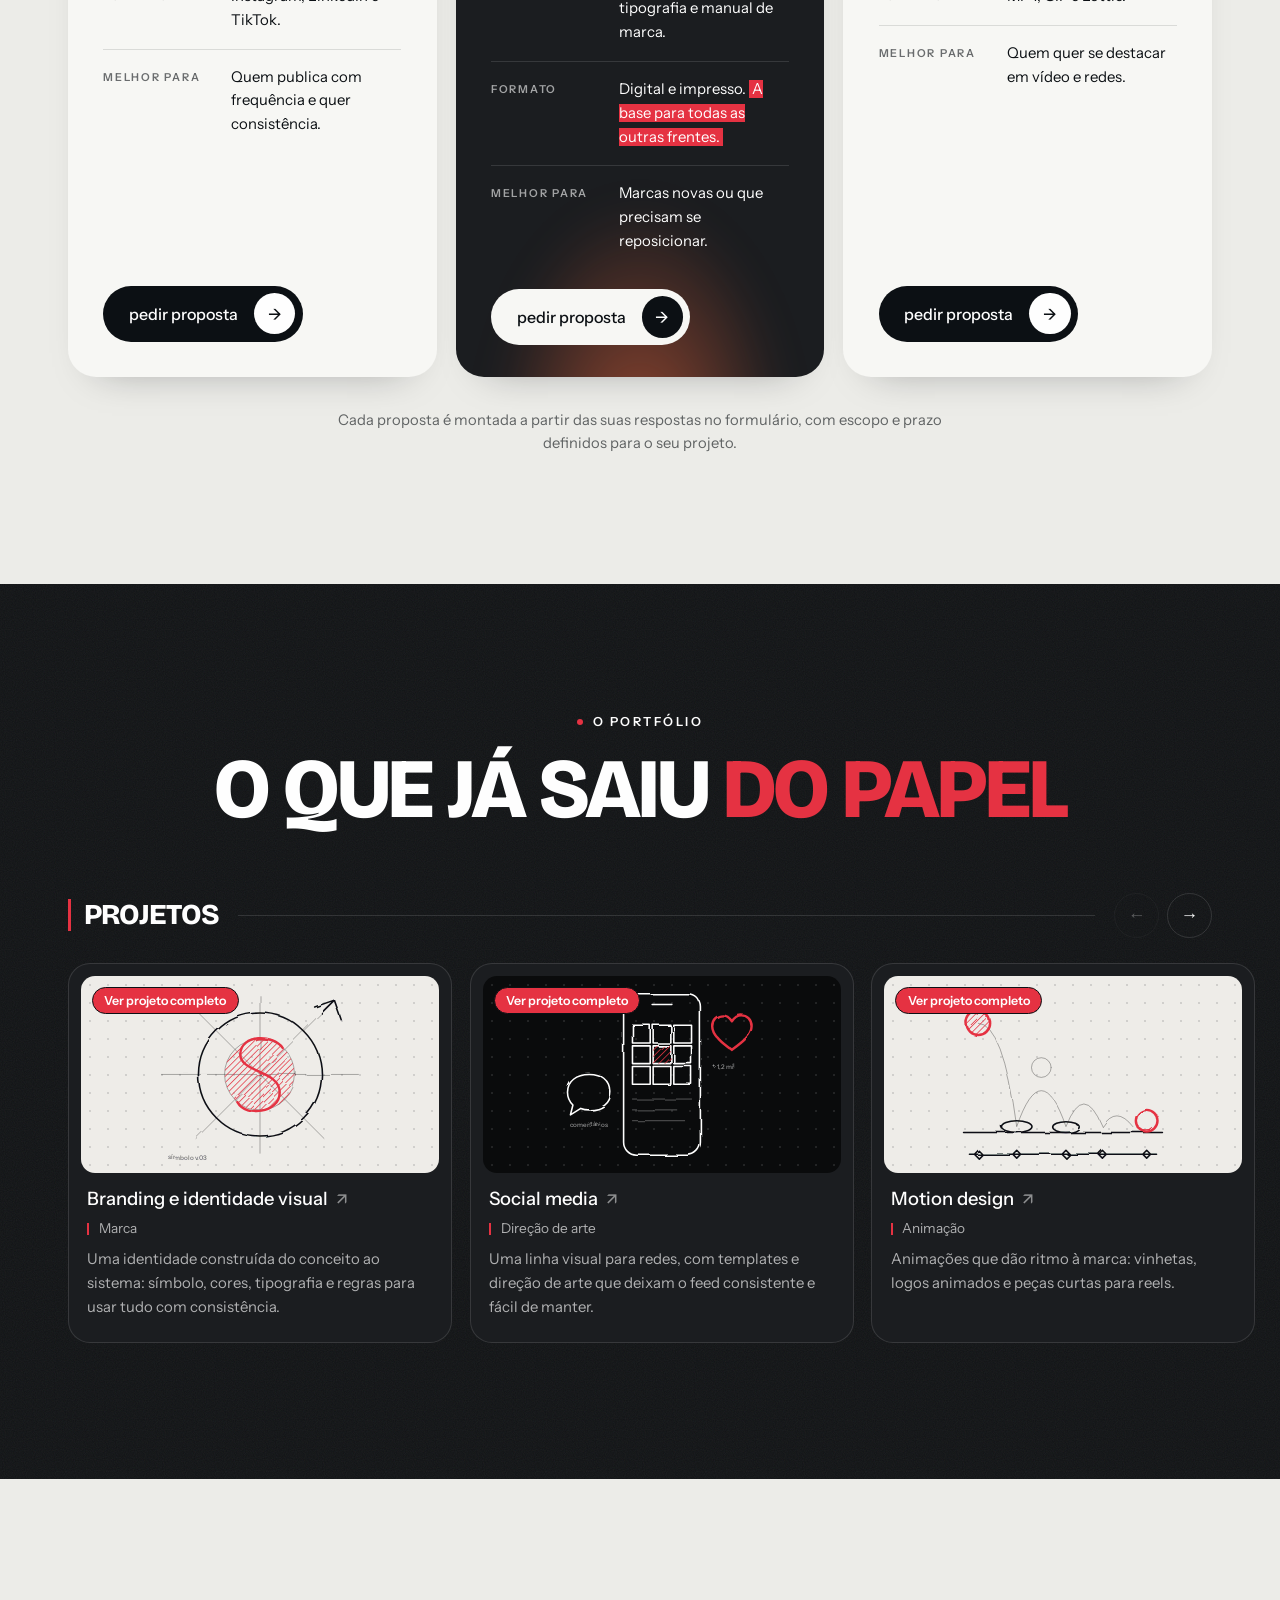
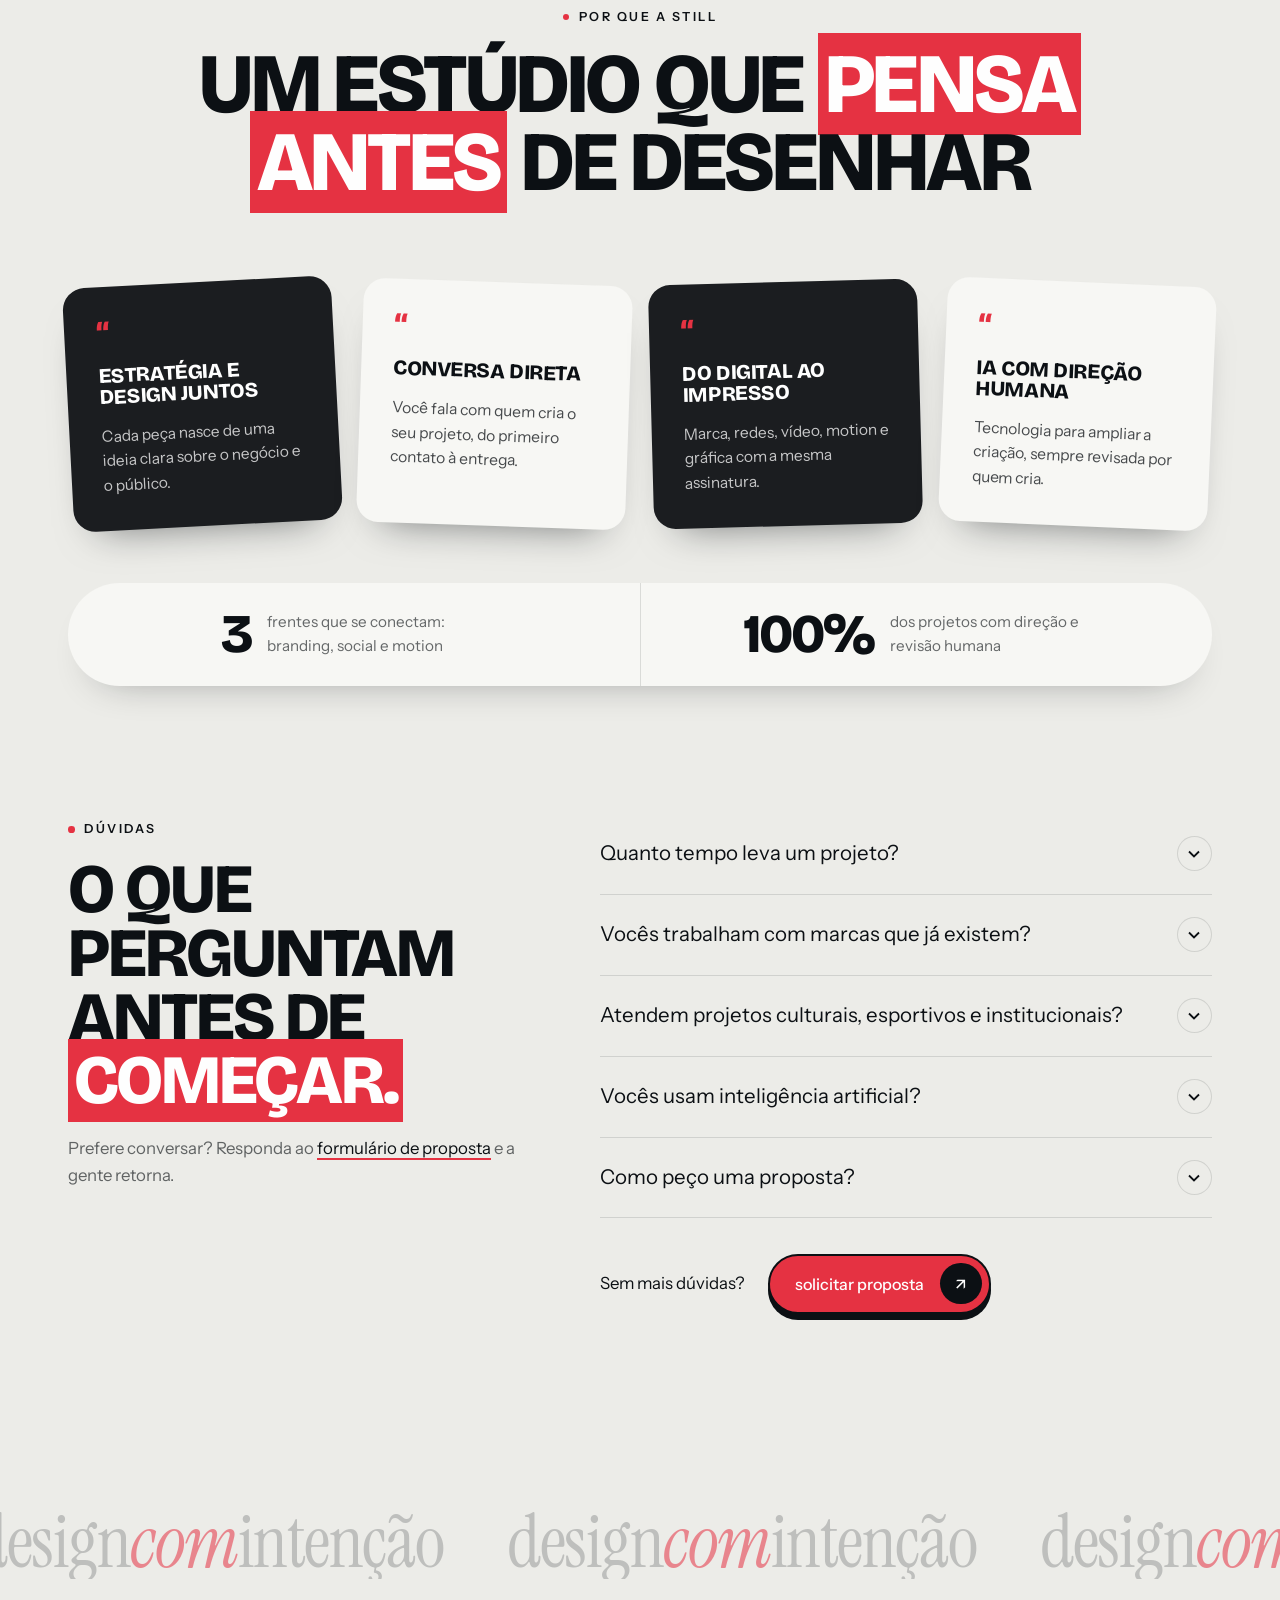
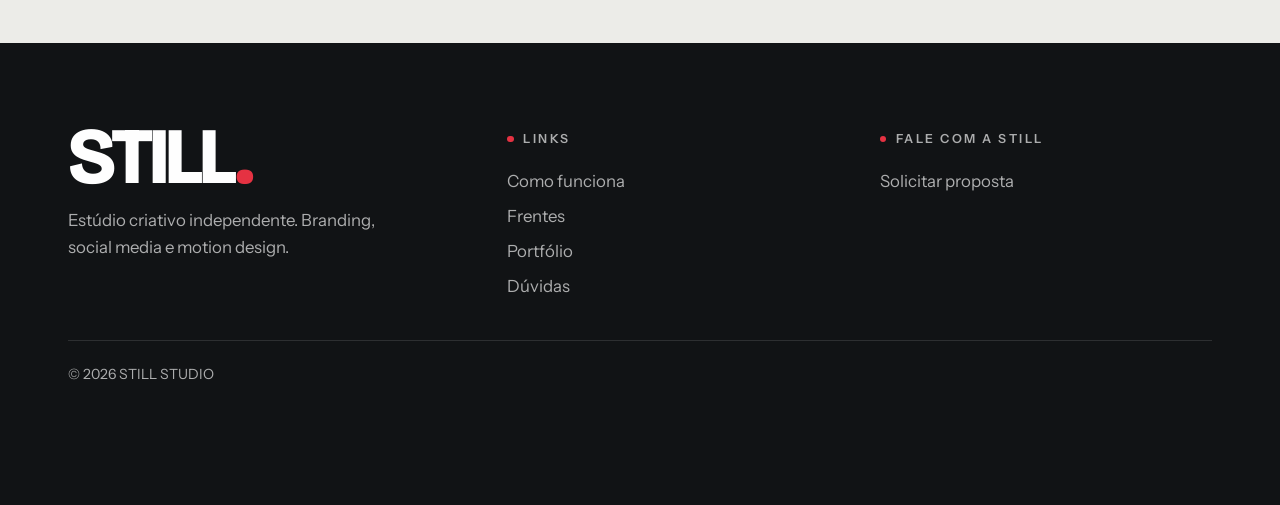
<file: versao-b/index.html>
<!DOCTYPE html>
<html lang="pt-BR">
<head>
<meta charset="utf-8">
<meta name="viewport" content="width=device-width, initial-scale=1, viewport-fit=cover">
<title>STILL STUDIO | Estúdio criativo independente</title>
<meta name="theme-color" content="#111315">
<link rel="icon" href="/favicon.svg" type="image/svg+xml">
<meta name="robots" content="noindex">
<meta name="description" content="Branding e identidade visual, social media e motion design. A STILL STUDIO conecta estratégia, criatividade e design.">
<link rel="preconnect" href="https://fonts.googleapis.com"><link rel="preconnect" href="https://fonts.gstatic.com" crossorigin>
<link href="https://fonts.googleapis.com/css2?family=Bricolage+Grotesque:opsz,wght@12..96,500;12..96,800&family=Instrument+Sans:wght@400;500;600&family=Instrument+Serif:ital@0;1&display=swap" rel="stylesheet">
<script>document.documentElement.className+=" js"</script>
<style>
/* Layout (versão B): página de conversão — faixas escuras granuladas e faixas claras alternadas,
   títulos pesados em caixa alta com palavras grifadas em vermelho, selos inclinados e barra fixa de proposta. */
:root{
 --dk:#111315;--dk-2:#1B1D20;--dk-3:#232629;--lt:#ECECE8;--lt-2:#F7F7F4;
 --on:#FEFEFE;--on-m:rgba(254,254,254,.66);--on-l:rgba(254,254,254,.12);
 --ink:#0C1014;--ink-m:rgba(12,16,20,.62);--ink-l:rgba(12,16,20,.12);
 --accent:#E53242;--accent-2:#FF6A3D;--paper:#EEECE8;
 --d:"Bricolage Grotesque","Arial Black",system-ui,sans-serif;--b:"Instrument Sans",system-ui,-apple-system,"Segoe UI",sans-serif;--s:"Instrument Serif",Georgia,serif;
 --ease:cubic-bezier(.2,.8,.2,1);--spring:cubic-bezier(.34,1.56,.64,1);
 /* tokens usados pelo projeto aberto (tema claro) */
 --bg:var(--lt);--muted:var(--ink-m);--line:var(--ink-l);
 color-scheme:dark;box-sizing:border-box;padding-top:env(safe-area-inset-top,0px);padding-bottom:env(safe-area-inset-bottom,0px)}
*,*::before,*::after{box-sizing:border-box}
html{overflow-x:clip;scroll-behavior:smooth;scroll-padding-top:5rem}
body{margin:0;background:var(--dk);color:var(--on);font:400 1.05rem/1.6 var(--b);-webkit-font-smoothing:antialiased;overflow-x:clip;padding-bottom:5.5rem}
a{color:inherit}p{margin:0}
:focus-visible{outline:3px solid var(--accent);outline-offset:3px}
.w{max-width:1240px;margin:0 auto;padding-left:max(clamp(1.25rem,4vw,3rem),env(safe-area-inset-left,0px));padding-right:max(clamp(1.25rem,4vw,3rem),env(safe-area-inset-right,0px))}
h1,h2,h3{font-family:var(--d);font-weight:800;text-transform:uppercase;letter-spacing:-.03em;line-height:.92;margin:0;text-wrap:balance}
h2{font-size:clamp(2.4rem,6.6vw,5.4rem)}
section{position:relative;padding-block:clamp(4.5rem,10vw,8rem)}
.dk{background:var(--dk);color:var(--on)}
.lt{background:var(--lt);color:var(--ink)}
/* grão das faixas escuras */
.grain::before{content:"";position:absolute;inset:0;pointer-events:none;opacity:.07;background-image:url("data:image/svg+xml,%3Csvg xmlns='http://www.w3.org/2000/svg' width='160' height='160'%3E%3Cfilter id='n'%3E%3CfeTurbulence type='fractalNoise' baseFrequency='.9' numOctaves='2' stitchTiles='stitch'/%3E%3C/filter%3E%3Crect width='100%25' height='100%25' filter='url(%23n)'/%3E%3C/svg%3E")}
.grain>*{position:relative}
.ey{display:inline-flex;align-items:center;gap:.6rem;font-size:.78rem;font-weight:600;letter-spacing:.2em;text-transform:uppercase;margin-bottom:1.2rem}
.ey::before{content:"";width:.42rem;height:.42rem;border-radius:50%;background:var(--accent)}
.hd{text-align:center;display:grid;justify-items:center;margin-bottom:clamp(2.5rem,5vw,4rem)}
.hd p{max-width:52ch;margin-top:1.2rem;opacity:.75}
.hl{color:var(--accent)}
.sr{position:absolute;width:1px;height:1px;overflow:hidden;clip:rect(0 0 0 0);white-space:nowrap}
.mark{background:var(--accent);color:var(--on);padding:0 .08em;box-decoration-break:clone;-webkit-box-decoration-break:clone}
/* botão pílula com círculo de seta */
.pill{display:inline-flex;align-items:center;gap:1rem;padding:.45rem .45rem .45rem 1.6rem;border-radius:999px;font:500 1rem var(--b);text-decoration:none;border:0;cursor:pointer;background:var(--lt-2);color:var(--ink);white-space:nowrap;transition:transform .35s var(--spring),box-shadow .3s}
.pill i{display:grid;place-items:center;width:2.6rem;height:2.6rem;border-radius:50%;background:var(--ink);color:var(--on);font-style:normal;transition:transform .45s var(--spring)}
.pill:hover{transform:translateY(-3px)}.pill:hover i{transform:rotate(-45deg)}
.pill.dark{background:var(--ink);color:var(--on)}.pill.dark i{background:var(--on);color:var(--ink)}
.pill.red{background:var(--accent);color:var(--on);border:2px solid var(--ink);box-shadow:0 6px 0 var(--ink)}.pill.red i{background:var(--ink);color:var(--on)}
.pill.red:hover{box-shadow:0 9px 0 var(--ink)}
/* selo inclinado */
.stk{display:inline-block;font:800 1rem/1 var(--d);text-transform:uppercase;letter-spacing:-.01em;background:var(--accent);color:var(--on);padding:.45rem .7rem;border-radius:8px;border:2px solid var(--ink);box-shadow:0 5px 0 var(--ink);transform:rotate(var(--rot,6deg));animation:wob 3.2s ease-in-out infinite}
@keyframes wob{50%{transform:rotate(calc(var(--rot,6deg) - 4deg)) translateY(-3px)}}

/* ===== menu ===== */
.top{position:fixed;top:0;left:0;right:0;z-index:40;padding-top:env(safe-area-inset-top,0px);transition:background .35s,box-shadow .35s}
.top.sc{background:rgba(17,19,21,.86);backdrop-filter:blur(12px);-webkit-backdrop-filter:blur(12px);box-shadow:0 1px 0 var(--on-l)}
.top .w{display:flex;align-items:center;justify-content:space-between;gap:1rem;min-height:4.6rem}
.logo{font:800 1.5rem var(--d);letter-spacing:-.03em;text-decoration:none;opacity:0;transform:translateY(-8px);transition:opacity .35s,transform .35s}
.logo i{font-style:normal;color:var(--accent)}
.top.sc .logo{opacity:1;transform:none}
.top nav{display:flex;align-items:center;gap:clamp(.8rem,2.4vw,2rem);font-size:.98rem}
.top nav a{text-decoration:none;color:var(--on-m);transition:color .2s}.top nav a.pill{color:var(--ink)}.top nav a:hover{color:var(--on)}
.top .pill{padding:.35rem .35rem .35rem 1.2rem;font-size:.92rem}.top .pill i{width:2.1rem;height:2.1rem}
@media(max-width:820px){.top nav a:not(.pill){display:none}}

/* ===== abertura ===== */
.hero{padding-block:clamp(7rem,13vw,9.5rem) 0;overflow:hidden;text-align:center}
.hero .bgtxt{position:absolute;inset:-20% -10%;display:grid;align-content:center;gap:2.2rem;transform:rotate(-24deg);pointer-events:none;opacity:.05;font:800 4.4rem/1 var(--d);text-transform:uppercase;white-space:nowrap;-webkit-text-stroke:1px var(--on);color:transparent}
.hero .bgtxt span{display:block;animation:slide 40s linear infinite}.hero .bgtxt span:nth-child(even){animation-direction:reverse}
@keyframes slide{to{transform:translateX(-30%)}}
.brand{display:inline-grid;justify-items:center;margin-bottom:1.6rem}
.brand b{font:800 clamp(2.6rem,6vw,3.6rem)/.9 var(--d);letter-spacing:-.04em}.brand b i{font-style:normal;color:var(--accent)}
.brand .stk{--rot:-5deg;font-size:.7rem;padding:.3rem .5rem;margin-bottom:-.3rem;position:relative;z-index:1}
.hero h1{font-size:clamp(2.7rem,8.4vw,7.6rem);max-width:13ch;margin-inline:auto}
.hero h1 .hl{font-style:italic;display:inline-block;transform:skewX(-6deg)}
.hero .sub{max-width:52ch;margin:1.8rem auto 0;color:var(--on-m);font-size:clamp(1.02rem,1.6vw,1.18rem)}
.offer{display:flex;flex-wrap:wrap;justify-content:center;align-items:center;gap:1.6rem clamp(2rem,5vw,3.5rem);margin-top:clamp(2.2rem,5vw,3.4rem)}
.offer .big-n{position:relative;text-align:left}
.offer small{display:block;color:var(--on-m);font-size:.88rem;margin-bottom:.15rem}
.offer strong{font:800 clamp(3rem,7vw,5rem)/.9 var(--d);letter-spacing:-.04em;text-transform:uppercase}
.offer strong em{font-style:normal;font-size:.36em;margin-right:.15em;vertical-align:.12em}
.offer .stk{position:absolute;right:-1.4rem;top:-1.6rem;--rot:7deg;font-size:.95rem}
.glow{position:relative;margin-top:clamp(3rem,7vw,5rem);padding-block:2.4rem 2.2rem;overflow:hidden}
.glow::before{content:"";position:absolute;left:50%;bottom:-60%;width:110%;height:160%;transform:translateX(-50%);background:radial-gradient(closest-side,rgba(255,106,61,.75),rgba(229,50,66,.45) 45%,rgba(60,20,90,.35) 70%,transparent);filter:blur(30px);pointer-events:none}
.mq{overflow:hidden;position:relative}
.mq-t{display:flex;width:max-content;gap:2.2rem;align-items:center;will-change:transform;font:800 clamp(1.6rem,3.4vw,2.6rem)/1 var(--d);text-transform:uppercase;letter-spacing:-.02em}
.mq-t span{display:inline-flex;align-items:center;gap:2.2rem;color:rgba(254,254,254,.8)}
.mq-t span:nth-child(even){color:transparent;-webkit-text-stroke:1.5px rgba(254,254,254,.8)}
.mq-t span::after{content:"";width:.4rem;height:.4rem;background:var(--accent);transform:rotate(45deg)}

/* ===== clientes ===== */
.cl{padding-block:clamp(2rem,4vw,3rem);border-top:1px solid var(--on-l)}
.cl .w{display:grid;gap:1rem;align-items:center}
@media(min-width:900px){.cl .w{grid-template-columns:auto 1fr;gap:2.5rem}}
.cl p{font-size:.78rem;font-weight:600;letter-spacing:.2em;text-transform:uppercase;color:var(--on-m)}
.lgs{overflow:hidden;min-width:0;-webkit-mask-image:linear-gradient(90deg,transparent,#000 12%,#000 88%,transparent);mask-image:linear-gradient(90deg,transparent,#000 12%,#000 88%,transparent)}
.lgs-t{display:flex;width:max-content;gap:clamp(1.5rem,4vw,3rem);will-change:transform}
.lg{flex:none;display:grid;place-items:center;width:clamp(7.5rem,13vw,10rem);height:3.2rem}
.lg img{max-width:100%;max-height:100%;object-fit:contain;filter:grayscale(1) brightness(2);opacity:.7}
.lg.ph{border:1.5px dashed var(--on-l);border-radius:12px;color:var(--on-m);font:600 .78rem var(--b);letter-spacing:.1em;text-transform:uppercase}

/* ===== como funciona ===== */
.steps{display:grid;gap:1rem;grid-template-columns:repeat(auto-fit,minmax(min(100%,15.5rem),1fr));list-style:none;margin:0;padding:0}
.steps li{background:var(--dk-2);border:1px solid var(--on-l);border-radius:22px;padding:clamp(1.5rem,3vw,2.2rem);display:grid;gap:1rem;align-content:start;transition:transform .5s var(--spring),border-color .3s}
.steps li:hover{transform:translateY(-6px);border-color:rgba(229,50,66,.5)}
.steps .n{font:800 clamp(3rem,5vw,4rem)/1 var(--d);color:transparent;-webkit-text-stroke:2px var(--accent);letter-spacing:-.02em}
.steps h3{font-size:1.4rem;line-height:1}
.steps p{color:var(--on-m);font-size:.98rem}
.more{text-align:center;margin-top:2.4rem;color:var(--on-m)}.more b{color:var(--on);font-weight:600}

/* ===== faixa em serifa ===== */
.sf{padding-block:clamp(2.5rem,5vw,4rem);overflow:hidden}
.sf .mq-t{font:400 clamp(2.6rem,6vw,4.6rem)/1 var(--s);text-transform:none;letter-spacing:-.02em;gap:4rem}
.sf .mq-t span{color:rgba(12,16,20,.2);-webkit-text-stroke:0;gap:0}
.sf .mq-t span::after{display:none}
.sf .mq-t em{font-style:italic;color:rgba(229,50,66,.55)}

/* ===== frentes (como planos) ===== */
.inc{background:var(--lt-2);border-radius:28px;padding:clamp(1.5rem,4vw,3rem);margin-bottom:1.2rem;display:grid;gap:1.5rem}
@media(min-width:900px){.inc{grid-template-columns:.8fr 1.2fr;gap:3rem;align-items:start}}
.inc h3{font-size:1.25rem;line-height:1.05}
.inc p{color:var(--ink-m);margin-top:.8rem;font-size:.95rem;max-width:34ch}
.chk{list-style:none;margin:0;padding:0;display:grid;grid-template-columns:repeat(auto-fit,minmax(min(100%,17rem),1fr));column-gap:2rem}
.chk li{display:flex;gap:.8rem;padding-block:.85rem;border-bottom:1px solid var(--ink-l)}
.chk li::before{content:"";flex:none;width:.85rem;height:.45rem;margin-top:.45rem;border-left:2.5px solid var(--accent);border-bottom:2.5px solid var(--accent);transform:rotate(-45deg)}
.plans{display:grid;gap:1.2rem;grid-template-columns:repeat(auto-fit,minmax(min(100%,19rem),1fr));align-items:stretch}
.plan{position:relative;border-radius:28px;padding:clamp(1.5rem,3vw,2.2rem);display:flex;flex-direction:column;gap:1.2rem;background:var(--lt-2);color:var(--ink);box-shadow:0 20px 40px -30px rgba(12,16,20,.4);transition:transform .5s var(--spring)}
.plan:hover{transform:translateY(-6px)}
.plan.ft{background:var(--dk-2);color:var(--on);overflow:hidden}
.plan.ft::after{content:"";position:absolute;left:10%;right:10%;bottom:-45%;height:70%;background:radial-gradient(closest-side,rgba(255,106,61,.55),transparent);filter:blur(20px);pointer-events:none}
.plan>*{position:relative;z-index:1}
.plan .nm{font:800 1.05rem var(--d);text-transform:uppercase;letter-spacing:.02em}
.plan .ttl{font:800 clamp(1.9rem,3vw,2.5rem)/.95 var(--d);text-transform:uppercase;letter-spacing:-.03em}
.plan .lead{opacity:.72;font-size:.95rem}
.plan dl{margin:0;display:grid}
.plan dl div{display:grid;grid-template-columns:7rem 1fr;gap:1rem;padding-block:1rem;border-top:1px solid var(--ink-l);font-size:.93rem}
.plan.ft dl div{border-color:var(--on-l)}
.plan dt{font-size:.68rem;font-weight:600;letter-spacing:.16em;text-transform:uppercase;opacity:.6;padding-top:.2rem}
.plan dd{margin:0}
.plan .hi{background:var(--accent);color:var(--on);padding:0 .2em}
.plan .pill{margin-top:auto;align-self:flex-start}
.plan .stk{position:absolute;right:1.2rem;top:1.2rem;--rot:8deg;font-size:.78rem}
.foot-n{text-align:center;color:var(--ink-m);font-size:.92rem;max-width:62ch;margin:2rem auto 0}

/* ===== portfólio (carrossel) ===== */
.lib-h{display:flex;align-items:center;gap:1.2rem;margin-bottom:1.6rem}
.lib-h h3{font-size:clamp(1.4rem,2.4vw,1.8rem);display:flex;align-items:center;gap:.8rem;white-space:nowrap}
.lib-h h3::before{content:"";width:3px;height:1.1em;background:var(--accent)}
.lib-h hr{flex:1;border:0;border-top:1px solid var(--on-l);margin:0}
.nav-b{display:flex;gap:.5rem}
.nav-b button{width:2.8rem;height:2.8rem;border-radius:50%;border:1px solid var(--on-l);background:transparent;color:var(--on);cursor:pointer;font-size:1.1rem;transition:border-color .2s,opacity .2s}
.nav-b button:hover{border-color:var(--on)}.nav-b button:disabled{opacity:.3;cursor:default}
.car{display:flex;gap:1.1rem;overflow-x:auto;scroll-snap-type:x mandatory;scrollbar-width:none;padding-bottom:.5rem;margin-right:calc(-1 * max(clamp(1.25rem,4vw,3rem),env(safe-area-inset-right,0px)))}
.car::-webkit-scrollbar{display:none}
.pc{flex:none;width:min(84vw,24rem);scroll-snap-align:start;margin:0;background:var(--dk-2);border:1px solid var(--on-l);border-radius:22px;padding:.75rem .75rem 1.4rem;display:grid;gap:.9rem;align-content:start}
.front{position:relative;display:block;width:100%;aspect-ratio:2/1.1;border-radius:14px;overflow:hidden;border:0;padding:0;cursor:pointer;color:var(--ink);background:radial-gradient(circle,rgba(12,16,20,.13) 1px,transparent 1.2px) 0 0/18px 18px,var(--paper)}
.pc.d .front{color:var(--on);background:radial-gradient(circle,rgba(254,254,254,.1) 1px,transparent 1.2px) 0 0/18px 18px,#0A0B0C}
.front svg{position:absolute;inset:0;width:100%;height:100%;transition:transform .7s var(--spring)}
.front:hover svg{transform:scale(1.06)}
.front .chip{position:absolute;left:.7rem;top:.7rem;display:inline-flex;align-items:center;gap:.35rem;background:var(--accent);color:var(--on);font:600 .78rem var(--b);padding:.3rem .7rem;border-radius:999px;border:1.5px solid var(--ink)}
.pc .tt{padding-inline:.4rem;display:grid;gap:.5rem}
.pc .tt b{font:500 1.15rem var(--b);display:flex;gap:.5rem;align-items:center}.pc .tt b span{opacity:.5;font-size:.9em}
.pc .meta{display:flex;gap:.6rem;align-items:center;font-size:.85rem;color:var(--on-m)}
.pc .meta::before{content:"";width:2px;height:.9em;background:var(--accent)}
.pc .ds{font-size:.93rem;color:var(--on-m)}

/* ===== por que a still (cartões inclinados) ===== */
.why{display:grid;gap:1.4rem;grid-template-columns:repeat(auto-fit,minmax(min(100%,14rem),1fr));padding-block:1rem}
.note{border-radius:22px;padding:clamp(1.4rem,3vw,2rem);display:grid;gap:1rem;align-content:start;box-shadow:0 22px 40px -26px rgba(12,16,20,.6);transform:rotate(var(--r,0deg));transition:transform .6s var(--spring)}
.note:nth-child(odd){background:var(--dk-2);color:var(--on)}.note:nth-child(even){background:var(--lt-2);color:var(--ink)}
.note:nth-child(1){--r:-3deg}.note:nth-child(2){--r:2deg}.note:nth-child(3){--r:-1.5deg}.note:nth-child(4){--r:2.5deg}
.note:hover{transform:rotate(0) translateY(-6px)}
.note .q{font:800 2rem/1 var(--d);color:var(--accent)}
.note b{font:800 1.3rem/1 var(--d);text-transform:uppercase;letter-spacing:-.02em}
.note p{opacity:.75;font-size:.97rem}
.stat{display:grid;grid-template-columns:1fr;background:var(--lt-2);border-radius:999px;margin-top:2.6rem;box-shadow:0 20px 40px -30px rgba(12,16,20,.45);overflow:hidden}
@media(min-width:760px){.stat{grid-template-columns:1fr 1fr}}
@media(max-width:759px){.stat{border-radius:26px}}
.stat div{display:flex;align-items:center;justify-content:center;gap:1rem;padding:1.5rem 1.8rem}
.stat div+div{border-top:1px solid var(--ink-l)}
@media(min-width:760px){.stat div+div{border-top:0;border-left:1px solid var(--ink-l)}}
.stat strong{font:800 clamp(2.4rem,4.4vw,3.4rem)/1 var(--d);letter-spacing:-.04em;white-space:nowrap}
.stat span{color:var(--ink-m);font-size:.95rem;max-width:22ch}

/* ===== dúvidas ===== */
.fq{display:grid;gap:2.5rem}
@media(min-width:900px){.fq{grid-template-columns:.85fr 1.15fr;gap:5rem}.fq>div:first-child{position:sticky;top:7rem;align-self:start}}
.fq h2{font-size:clamp(2.4rem,5.4vw,4.4rem)}
.fq .help{margin-top:1.4rem;color:var(--ink-m)}
.fq .help a{color:var(--ink);text-decoration:none;border-bottom:2px solid var(--accent)}
details{border-bottom:1px solid var(--ink-l)}
summary{cursor:pointer;list-style:none;display:flex;justify-content:space-between;align-items:center;gap:1rem;padding-block:1.4rem;font-size:clamp(1.05rem,1.6vw,1.3rem)}
summary::-webkit-details-marker{display:none}
summary::after{content:"";flex:none;width:2.2rem;height:2.2rem;border-radius:50%;border:1px solid var(--ink-l);background:url("data:image/svg+xml,%3Csvg xmlns='http://www.w3.org/2000/svg' width='12' height='8' fill='none' stroke='%230C1014' stroke-width='1.8'%3E%3Cpath d='M1 1.5l5 5 5-5'/%3E%3C/svg%3E") center no-repeat;transition:transform .4s var(--spring),background-color .3s}
details[open] summary::after{transform:rotate(180deg);background-color:rgba(229,50,66,.15)}
details p{color:var(--ink-m);padding-bottom:1.4rem;max-width:56ch}
.fq-end{display:flex;align-items:center;gap:1.4rem;flex-wrap:wrap;margin-top:2.2rem}

/* ===== rodapé ===== */
.ft{padding-block:clamp(3.5rem,7vw,5rem) 2rem}
.ft .w{display:grid;gap:2.5rem}
@media(min-width:860px){.ft .w{grid-template-columns:1.2fr 1fr 1fr}}
.ft .lo{font:800 clamp(3rem,7vw,5rem)/.85 var(--d);letter-spacing:-.05em}.ft .lo i{font-style:normal;color:var(--accent)}
.ft .ey{color:var(--on-m)}
.ft nav{display:grid;gap:.5rem}.ft nav a{text-decoration:none;color:var(--on-m)}.ft nav a:hover{color:var(--on)}
.ft .cp{grid-column:1/-1;border-top:1px solid var(--on-l);padding-top:1.4rem;color:var(--on-m);font-size:.88rem}

/* ===== barra fixa ===== */
.bar{position:fixed;left:0;right:0;bottom:0;z-index:45;background:var(--accent);color:var(--on);border-top:3px solid var(--ink);padding-bottom:env(safe-area-inset-bottom,0px);transform:translateY(110%);transition:transform .6s var(--spring)}
.bar.on{transform:none}
.bar .w{display:flex;align-items:center;justify-content:center;gap:clamp(.8rem,3vw,2.2rem);min-height:5.2rem}
.bar .bn{font:800 1.5rem/.82 var(--d);text-transform:uppercase;letter-spacing:-.03em}
.bar .tg{font:800 .82rem var(--d);text-transform:uppercase;background:var(--ink);color:var(--on);padding:.3rem .6rem;border-radius:8px;transform:rotate(-4deg)}
.bar .tx small{display:block;font-size:.7rem;font-weight:600;letter-spacing:.18em;text-transform:uppercase;opacity:.85}
.bar .tx b{font:800 1.15rem var(--d);text-transform:uppercase;letter-spacing:-.01em}
.bar .pill{background:var(--ink);color:var(--on);padding:.35rem .35rem .35rem 1.2rem;font-size:.92rem}.bar .pill i{background:var(--accent);color:var(--on);width:2.2rem;height:2.2rem}
@media(max-width:700px){.bar .tg,.bar .tx{display:none}.bar .w{justify-content:space-between}}

/* ===== desenhos (traço a lápis) ===== */
.sk{fill:none;stroke:currentColor;stroke-width:3.2;stroke-linecap:round;stroke-linejoin:round}
.sk.r{stroke:var(--accent);stroke-width:5}.sk.t{stroke-width:1.4;opacity:.45}
.hf{opacity:1}.nt{font:500 13px var(--b);fill:currentColor;opacity:.55}
.js .sk{stroke-dasharray:1;stroke-dashoffset:1;transition:stroke-dashoffset 1.6s cubic-bezier(.5,0,.2,1) calc(.25s + var(--k,0)*.18s)}
.js .hf,.js .nt{opacity:0;transition:opacity .8s ease calc(1.2s + var(--k,0)*.18s)}
.js .pc.in .sk,.js .case.in .sk{stroke-dashoffset:0}.js .pc.in .hf,.js .case.in .hf{opacity:1}.js .pc.in .nt,.js .case.in .nt{opacity:.55}

/* ===== projeto aberto (tema claro) ===== */
.case{--ink:#0C1014;color:var(--ink)}
/* projeto aberto: o quadro clicado se expande até ocupar a tela */
.case{position:fixed;inset:0;z-index:50;background:var(--bg);overflow-y:auto;overscroll-behavior:contain;
 clip-path:inset(var(--ct,40%) var(--cr,40%) var(--cb,40%) var(--cl,40%) round 22px);transition:clip-path .75s cubic-bezier(.7,0,.2,1)}
.case.full{clip-path:inset(0 0 0 0 round 0px)}
.case-bar{position:sticky;top:0;z-index:2;background:rgba(242,242,240,.88);backdrop-filter:blur(12px);-webkit-backdrop-filter:blur(12px);border-bottom:1px solid var(--line);padding-top:env(safe-area-inset-top,0px)}
.case-bar .w{display:flex;align-items:center;justify-content:space-between;gap:1rem;min-height:4.4rem}
.case-bar .cat{font-size:.78rem;font-weight:600;letter-spacing:.14em;text-transform:uppercase;color:var(--muted)}
.case-bar .cat b{color:var(--accent);font-weight:600}
.cx{display:inline-flex;align-items:center;gap:.5rem;background:transparent;color:var(--ink);border:1.5px solid var(--line);border-radius:999px;padding:.55rem 1rem;font:600 .9rem var(--b);cursor:pointer;transition:border-color .2s}
.cx:hover{border-color:var(--accent)}.cx i{font-style:normal;font-size:1.2rem;line-height:1;transition:transform .35s var(--spring)}.cx:hover i{transform:rotate(90deg)}
.case-hero{display:grid;gap:clamp(1.5rem,4vw,3.5rem);padding-block:clamp(2rem,5vw,4rem);align-items:center}
@media(min-width:900px){.case-hero{grid-template-columns:1.1fr .9fr}}
.paper{color:var(--ink);border-radius:22px;overflow:hidden;background:radial-gradient(circle,rgba(12,16,20,.13) 1px,transparent 1.2px) 0 0/18px 18px,var(--paper);box-shadow:inset 0 0 0 1px rgba(12,16,20,.08)}
.paper svg{display:block;width:100%;height:auto}
.case h2{font-size:clamp(2.2rem,5.4vw,4.2rem);text-wrap:balance}
.case .intro{color:var(--muted);font-size:clamp(1.05rem,1.8vw,1.25rem);margin-top:1.2rem;max-width:42ch}
.facts{display:grid;gap:1.2rem;grid-template-columns:repeat(auto-fit,minmax(min(100%,13rem),1fr));border-block:1px solid var(--line);padding-block:1.6rem}
.facts small{display:block;font-size:.75rem;font-weight:600;letter-spacing:.14em;text-transform:uppercase;color:var(--muted);margin-bottom:.5rem}
.facts .tags{display:flex;flex-wrap:wrap;gap:.4rem}.facts .tags span{font-size:.85rem;border:1px solid var(--line);border-radius:999px;padding:.25rem .75rem}
.story{display:grid;gap:2rem;padding-block:clamp(2.5rem,6vw,4.5rem)}
@media(min-width:800px){.story{grid-template-columns:1fr 1fr;gap:4rem}}
.story h3{font-size:clamp(1.4rem,2.6vw,1.9rem);margin-bottom:.7rem}.story h3::before{content:"";display:block;width:1.6rem;height:2px;background:var(--accent);margin-bottom:1rem}
.story p{color:var(--muted);max-width:52ch}
.gal{display:grid;gap:1.25rem;grid-template-columns:1fr}
@media(min-width:760px){.gal{grid-template-columns:1fr 1fr}.gal figure:first-child{grid-column:1/-1}.gal figure:first-child .paper svg{height:clamp(260px,34vw,440px)}}
.gal figure{margin:0;display:grid;gap:.7rem}.gal figcaption{color:var(--muted);font-size:.92rem}
.case-end{display:flex;flex-wrap:wrap;justify-content:space-between;align-items:center;gap:1rem;padding-block:clamp(2.5rem,6vw,4.5rem) clamp(3rem,7vw,5rem);margin-top:clamp(2.5rem,6vw,4.5rem);border-top:1px solid var(--line)}
.nx{background:none;border:0;padding:0;color:var(--ink);cursor:pointer;text-align:left;font:inherit}
.nx small{display:block;color:var(--muted);font-size:.85rem;margin-bottom:.2rem}
.nx b{font:600 clamp(1.4rem,3.4vw,2.4rem)/1.05 var(--d);letter-spacing:-.02em;transition:color .2s}.nx:hover b{color:var(--accent)}
.js .case .ci{opacity:0;transform:translateY(30px);transition:opacity .7s var(--ease) calc(var(--n,0)*.08s),transform .9s var(--spring) calc(var(--n,0)*.08s)}
.js .case.in .ci{opacity:1;transform:none}
body.lock{overflow:hidden}

/* ===== motion ao rolar ===== */
.js [data-rv]{opacity:0;transform:translateY(40px);transition:opacity .9s var(--ease) var(--dl,0s),transform 1s var(--spring) var(--dl,0s)}
.js [data-rv=scale]{transform:scale(.86) translateY(40px)}
.js [data-rv=tilt]{transform:translateY(70px) rotate(calc(var(--r,0deg) * 4))}
.js [data-rv].in{opacity:1;transform:none}
.js [data-rv=tilt].in{transform:rotate(var(--r,0deg))}
.js .note[data-rv=tilt].in:hover{transform:rotate(0) translateY(-6px)}
.wd{display:inline-block;overflow:hidden;vertical-align:top;padding:.04em .04em .1em}
.wd>span{display:inline-block;animation:up 1s var(--ease) both;animation-delay:calc(.15s + var(--i)*.08s)}
@keyframes up{from{transform:translateY(110%)}to{transform:none}}
.fade{animation:fade .8s var(--ease) both;animation-delay:var(--fd,0s)}
@keyframes fade{from{opacity:0;transform:translateY(16px)}to{opacity:1;transform:none}}
@media(prefers-reduced-motion:reduce){
 html{scroll-behavior:auto}
 *,*::before,*::after{animation:none!important;transition:none!important}
 .js [data-rv]{opacity:1!important;transform:none!important}
 .js [data-rv=tilt]{transform:rotate(var(--r,0deg))!important}
 .js .sk{stroke-dashoffset:0!important}.js .hf,.js .nt{opacity:1!important}
}
</style>
</head>
<body>
<svg width="0" height="0" style="position:absolute" aria-hidden="true"><defs>
<filter id="pencil" x="-5%" y="-5%" width="110%" height="110%"><feTurbulence type="fractalNoise" baseFrequency=".035" numOctaves="2" seed="4"/><feDisplacementMap in="SourceGraphic" scale="3.5"/></filter>
<pattern id="hatch" width="9" height="9" patternUnits="userSpaceOnUse" patternTransform="rotate(45)"><line x1="0" y1="0" x2="0" y2="9" stroke="#E53242" stroke-width="3"/></pattern>
</defs></svg>

<header class="top" id="top"><div class="w">
  <a class="logo" href="#topo">STILL<i>.</i></a>
  <nav aria-label="Principal"><a href="#como-funciona">como funciona</a><a href="#frentes">frentes</a><a href="#portfolio">portfólio</a><a href="#duvidas">dúvidas</a><a class="pill" href="/proposta">proposta <i>→</i></a></nav>
</div></header>

<main id="topo">
<section class="hero dk grain">
  <div class="bgtxt" aria-hidden="true"><span>Still studio · still studio · still studio · still studio · still studio · still studio ·</span><span>Branding · social media · motion · branding · social media · motion ·</span><span>Still studio · still studio · still studio · still studio · still studio · still studio ·</span><span>Branding · social media · motion · branding · social media · motion ·</span><span>Still studio · still studio · still studio · still studio · still studio · still studio ·</span></div>
  <div class="w">
    <div class="brand fade"><span class="stk">studio</span><b>STILL<i>.</i></b></div>
    <div><span class="ey fade" style="--fd:.1s">Estúdio criativo independente</span></div>
    <h1 aria-label="Sua marca merece ser entendida."><span class="wd" style="--i:0"><span>Sua</span></span> <span class="wd" style="--i:1"><span>marca</span></span> <span class="wd" style="--i:2"><span>merece</span></span> <span class="wd" style="--i:3"><span>ser</span></span> <span class="wd" style="--i:4"><span class="hl">entendida.</span></span></h1>
    <p class="sub fade" style="--fd:.7s">Branding, social media e motion design para marcas, empresas e projetos culturais. Estratégia antes do desenho, conversa direta com quem cria.</p>
    <div class="offer fade" style="--fd:.9s">
      <div class="big-n"><small>do briefing à entrega</small><strong><em>em</em>4 etapas</strong><span class="stk">conversa direta</span></div>
      <a class="pill" href="/proposta">quero uma proposta <i>→</i></a>
    </div>
  </div>
  <div class="glow" aria-hidden="true"><div class="mq"><div class="mq-t js-mq"><span>Branding</span><span>Identidade visual</span><span>Social media</span><span>Motion design</span><span>Direção de arte</span><span>Projetos culturais</span></div></div></div>
</section>

<section class="cl dk" aria-label="Clientes e parceiros"><div class="w">
  <p>Quem já criou com a STILL</p>
  <!-- LOGOS: troque cada <span class="lg ph">Logo NN</span> por <span class="lg"><img src="/logos/nome.svg" alt="Nome"></span> -->
  <div class="lgs"><div class="lgs-t js-mq" role="list"><span class="lg ph">Logo 01</span><span class="lg ph">Logo 02</span><span class="lg ph">Logo 03</span><span class="lg ph">Logo 04</span><span class="lg ph">Logo 05</span><span class="lg ph">Logo 06</span><span class="lg ph">Logo 07</span><span class="lg ph">Logo 08</span></div></div>
</div></section>

<section class="dk grain" id="como-funciona"><div class="w">
  <div class="hd"><span class="ey" data-rv>Em quatro passos</span><h2 data-rv>Como funciona</h2></div>
  <ol class="steps">
    <li data-rv><span class="n">01</span><h3>Você conta o projeto</h3><p>Responde ao formulário de proposta e conversamos sobre o negócio, o público e o objetivo.</p></li>
    <li data-rv><span class="n">02</span><h3>A gente define a estratégia</h3><p>Conceito e direção criativa ficam claros antes de abrir qualquer arquivo de design.</p></li>
    <li data-rv><span class="n">03</span><h3>Criamos com você</h3><p>Desenvolvemos as soluções visuais e apresentamos para ajustes, com você em cada etapa.</p></li>
    <li data-rv><span class="n">04</span><h3>Entregamos pronto</h3><p>Arquivos finalizados para usar no digital e no impresso, do perfil à fachada.</p></li>
  </ol>
  <p class="more" data-rv><b>E tem mais:</b> a IA entra como ferramenta, sempre com direção e revisão de quem cria.</p>
</div></section>

<div class="sf lt" aria-hidden="true"><div class="mq"><div class="mq-t js-mq" data-speed=".35"><span>pensa<em>antes</em>de desenhar</span><span>pensa<em>antes</em>de desenhar</span><span>pensa<em>antes</em>de desenhar</span></div></div></div>

<section class="lt" id="frentes" style="padding-top:clamp(2rem,4vw,3rem)"><div class="w">
  <div class="hd"><span class="ey" data-rv>Três frentes</span><h2 data-rv>Escolha por onde <span class="mark">começar</span></h2><p data-rv>Cada frente funciona sozinha ou junto com as outras. Em qualquer uma, o jeito de trabalhar é o mesmo.</p></div>
  <div class="inc" data-rv>
    <div><h3>O que vem em todo projeto</h3><p>Independente da frente que você escolher, estes pontos fazem parte do processo.</p></div>
    <ul class="chk"><li>Conversa direta com quem cria</li><li>Estratégia antes do design</li><li>Apresentação e ajustes com você</li><li>Prazo informado junto com a proposta</li><li>Arquivos prontos para digital e impresso</li><li>IA como ferramenta, com direção humana</li></ul>
  </div>
  <div class="plans">
    <article class="plan" data-rv><span class="nm">Social media</span><p class="ttl">Feed com assinatura</p><p class="lead">Linha visual e direção de arte para redes.</p>
      <dl><div><dt>Entrega</dt><dd>Templates, feed, campanhas e stories.</dd></div><div><dt>Formato</dt><dd>Instagram, LinkedIn e TikTok.</dd></div><div><dt>Melhor para</dt><dd>Quem publica com frequência e quer consistência.</dd></div></dl>
      <a class="pill dark" href="/proposta">pedir proposta <i>→</i></a></article>
    <article class="plan ft" data-rv><span class="stk">do zero ao manual</span><span class="nm">Branding</span><p class="ttl">Identidade visual</p><p class="lead">Marca com personalidade em todos os pontos de contato.</p>
      <dl><div><dt>Entrega</dt><dd>Logotipo, paleta, tipografia e manual de marca.</dd></div><div><dt>Formato</dt><dd>Digital e impresso. <span class="hi">A base para todas as outras frentes.</span></dd></div><div><dt>Melhor para</dt><dd>Marcas novas ou que precisam se reposicionar.</dd></div></dl>
      <a class="pill" href="/proposta">pedir proposta <i>→</i></a></article>
    <article class="plan" data-rv><span class="nm">Motion design</span><p class="ttl">Marca em movimento</p><p class="lead">Animação que dá ritmo e vida às ideias.</p>
      <dl><div><dt>Entrega</dt><dd>Logo animado, vinhetas e reels.</dd></div><div><dt>Formato</dt><dd>MP4, GIF e Lottie.</dd></div><div><dt>Melhor para</dt><dd>Quem quer se destacar em vídeo e redes.</dd></div></dl>
      <a class="pill dark" href="/proposta">pedir proposta <i>→</i></a></article>
  </div>
  <p class="foot-n" data-rv>Cada proposta é montada a partir das suas respostas no formulário, com escopo e prazo definidos para o seu projeto.</p>
</div></section>

<section class="dk grain" id="portfolio"><div class="w">
  <div class="hd"><span class="ey" data-rv>O portfólio</span><h2 data-rv>O que já saiu <span class="hl">do papel</span></h2></div>
  <div class="lib-h" data-rv><h3>Projetos</h3><hr><div class="nav-b"><button type="button" id="carPrev" aria-label="Projetos anteriores">←</button><button type="button" id="carNext" aria-label="Próximos projetos">→</button></div></div>
  <div class="car" id="car">
    <figure class="pc"><button class="front" type="button" data-case="0" aria-haspopup="dialog"><svg viewBox="0 0 500 400" preserveAspectRatio="xMidYMid meet" aria-hidden="true" filter="url(#pencil)"><g class="t"><path class="sk t" pathLength="1" d="M50 200H450M250 40V360M120 70L380 330M380 70L120 330"/></g>
<circle class="sk" style="--k:1" pathLength="1" cx="250" cy="200" r="125"/>
<circle class="sk t" style="--k:1" pathLength="1" cx="250" cy="200" r="72"/>
<circle class="hf" cx="250" cy="200" r="72" fill="url(#hatch)" />
<path class="sk r" style="--k:2" pathLength="1" stroke-width="16" d="M296 146C276 118 212 118 210 158C208 196 290 192 290 236C290 280 220 286 202 254"/>
<path class="sk" style="--k:3" pathLength="1" d="M375 75l26-26M401 49l14 40M401 49l-40 14"/>
<text class="nt" x="64" y="70">ø 250 · grid 8pt</text><text class="nt" x="64" y="372">símbolo v.03</text></svg><span class="chip">Ver projeto completo</span><span class="sr">: Branding e identidade visual</span></button>
      <figcaption class="tt"><b>Branding e identidade visual <span aria-hidden="true">↗</span></b><span class="meta">Marca</span><span class="ds">Uma identidade construída do conceito ao sistema: símbolo, cores, tipografia e regras para usar tudo com consistência.</span></figcaption></figure>
    <figure class="pc d"><button class="front" type="button" data-case="1" aria-haspopup="dialog"><svg viewBox="0 0 500 400" preserveAspectRatio="xMidYMid meet" aria-hidden="true" filter="url(#pencil)"><rect class="sk" pathLength="1" x="172" y="36" width="156" height="328" rx="26"/>
<path class="sk" style="--k:1" pathLength="1" d="M230 58H270"/>
<path class="sk" style="--k:2" pathLength="1" d="M190 100h36v36h-36zM232 100h36v36h-36zM274 100h36v36h-36zM190 142h36v36h-36zM232 142h36v36h-36zM274 142h36v36h-36zM190 184h36v36h-36zM232 184h36v36h-36zM274 184h36v36h-36z"/>
<rect class="hf" x="232" y="142" width="36" height="36" fill="url(#hatch)"/>
<path class="sk t" style="--k:3" pathLength="1" d="M190 250H310M190 272H280M190 294H296"/>
<path class="sk r" style="--k:3" pathLength="1" d="M392 150c-22-16-40-30-40-48 0-14 10-22 21-22 9 0 15 6 19 12 4-6 10-12 19-12 11 0 21 8 21 22 0 18-18 32-40 48z"/>
<path class="sk" style="--k:4" pathLength="1" d="M58 236c0-22 18-36 44-36s44 14 44 36-18 36-44 36c-6 0-12-1-17-3l-21 13 5-20c-7-7-11-16-11-26z"/>
<text class="nt" x="352" y="186">+ 1,2 mil</text><text class="nt" x="64" y="306">comentários</text></svg><span class="chip">Ver projeto completo</span><span class="sr">: Social media</span></button>
      <figcaption class="tt"><b>Social media <span aria-hidden="true">↗</span></b><span class="meta">Direção de arte</span><span class="ds">Uma linha visual para redes, com templates e direção de arte que deixam o feed consistente e fácil de manter.</span></figcaption></figure>
    <figure class="pc"><button class="front" type="button" data-case="2" aria-haspopup="dialog"><svg viewBox="0 0 500 400" preserveAspectRatio="xMidYMid meet" aria-hidden="true" filter="url(#pencil)"><path class="sk" pathLength="1" d="M48 318H452"/>
<path class="sk t" style="--k:1" pathLength="1" stroke-dasharray="6 8" d="M78 96Q128 96 156 306Q206 160 256 306Q292 214 330 306Q358 262 392 306"/>
<circle class="sk r" style="--k:2" pathLength="1" cx="78" cy="96" r="24"/>
<circle class="hf" cx="78" cy="96" r="24" fill="url(#hatch)"/>
<ellipse class="sk" style="--k:3" pathLength="1" cx="156" cy="306" rx="31" ry="12"/>
<circle class="sk t" style="--k:3" pathLength="1" cx="206" cy="186" r="20"/>
<ellipse class="sk" style="--k:4" pathLength="1" cx="256" cy="307" rx="27" ry="11"/>
<circle class="sk r" style="--k:5" pathLength="1" cx="420" cy="294" r="22"/>
<path class="sk" style="--k:5" pathLength="1" d="M60 362H440M78 354l8 8-8 8-8-8zM156 354l8 8-8 8-8-8zM256 354l8 8-8 8-8-8zM330 354l8 8-8 8-8-8zM420 354l8 8-8 8-8-8z"/>
<text class="nt" x="104" y="74">ease out · 24 fps</text></svg><span class="chip">Ver projeto completo</span><span class="sr">: Motion design</span></button>
      <figcaption class="tt"><b>Motion design <span aria-hidden="true">↗</span></b><span class="meta">Animação</span><span class="ds">Animações que dão ritmo à marca: vinhetas, logos animados e peças curtas para reels.</span></figcaption></figure>
    <figure class="pc d"><button class="front" type="button" data-case="3" aria-haspopup="dialog"><svg viewBox="0 0 500 400" preserveAspectRatio="xMidYMid meet" aria-hidden="true" filter="url(#pencil)"><g transform="rotate(-3 250 200)">
<rect class="sk" pathLength="1" x="140" y="46" width="220" height="300" rx="3"/>
<circle class="sk r" style="--k:1" pathLength="1" cx="250" cy="148" r="62"/>
<circle class="hf" cx="250" cy="148" r="62" fill="url(#hatch)"/>
<path class="sk" style="--k:2" pathLength="1" stroke-width="9" d="M166 248H334"/>
<path class="sk" style="--k:3" pathLength="1" d="M166 276H300M166 298H270M166 320H318"/>
<path class="sk t" style="--k:1" pathLength="1" stroke-width="10" d="M120 56l52-22M328 34l52 22"/>
</g>
<path class="sk r" style="--k:4" pathLength="1" d="M410 96v36M392 114h36M397 101l26 26M423 101l-26 26"/>
<text class="nt" x="60" y="380">50 × 70 cm · serigrafia</text></svg><span class="chip">Ver projeto completo</span><span class="sr">: Identidade para projetos culturais</span></button>
      <figcaption class="tt"><b>Identidade para projetos culturais <span aria-hidden="true">↗</span></b><span class="meta">Cartaz</span><span class="ds">Identidades para eventos, exposições e festivais, do cartaz principal às peças digitais de divulgação.</span></figcaption></figure>
  </div>
</div></section>

<section class="lt"><div class="w">
  <div class="hd"><span class="ey" data-rv>Por que a STILL</span><h2 data-rv>Um estúdio que <span class="mark">pensa antes</span> de desenhar</h2></div>
  <div class="why">
    <div class="note" data-rv="tilt" style="--r:-3deg"><span class="q">“</span><b>Estratégia e design juntos</b><p>Cada peça nasce de uma ideia clara sobre o negócio e o público.</p></div>
    <div class="note" data-rv="tilt" style="--r:2deg"><span class="q">“</span><b>Conversa direta</b><p>Você fala com quem cria o seu projeto, do primeiro contato à entrega.</p></div>
    <div class="note" data-rv="tilt" style="--r:-1.5deg"><span class="q">“</span><b>Do digital ao impresso</b><p>Marca, redes, vídeo, motion e gráfica com a mesma assinatura.</p></div>
    <div class="note" data-rv="tilt" style="--r:2.5deg"><span class="q">“</span><b>IA com direção humana</b><p>Tecnologia para ampliar a criação, sempre revisada por quem cria.</p></div>
  </div>
  <!-- NÚMEROS: troque pelos dados reais do estúdio -->
  <div class="stat" data-rv><div><strong>3</strong><span>frentes que se conectam: branding, social e motion</span></div><div><strong>100%</strong><span>dos projetos com direção e revisão humana</span></div></div>
</div></section>

<section class="lt" id="duvidas" style="padding-top:0"><div class="w fq">
  <div><span class="ey" data-rv>Dúvidas</span><h2 data-rv>O que perguntam antes de <span class="mark">começar.</span></h2><p class="help" data-rv>Prefere conversar? Responda ao <a href="/proposta">formulário de proposta</a> e a gente retorna.</p></div>
  <div>
    <details data-rv><summary>Quanto tempo leva um projeto?</summary><p>Depende do escopo. Informamos o prazo estimado junto com a proposta.</p></details>
    <details data-rv><summary>Vocês trabalham com marcas que já existem?</summary><p>Sim. Podemos partir da sua identidade atual ou construir uma nova, conforme a necessidade.</p></details>
    <details data-rv><summary>Atendem projetos culturais, esportivos e institucionais?</summary><p>Sim. Esses projetos fazem parte da nossa atuação, além de marcas e empresas.</p></details>
    <details data-rv><summary>Vocês usam inteligência artificial?</summary><p>Usamos a IA como ferramenta dentro do processo criativo, sempre com direção e revisão humana.</p></details>
    <details data-rv><summary>Como peço uma proposta?</summary><p>Pela nossa página de proposta. A partir das suas respostas, entramos em contato com os próximos passos.</p></details>
    <div class="fq-end" data-rv><span>Sem mais dúvidas?</span><a class="pill red" href="/proposta">solicitar proposta <i>↗</i></a></div>
  </div>
</div></section>

<div class="sf lt" aria-hidden="true"><div class="mq"><div class="mq-t js-mq" data-speed=".35"><span>design<em>com</em>intenção</span><span>design<em>com</em>intenção</span><span>design<em>com</em>intenção</span></div></div></div>
</main>

<footer class="ft dk grain"><div class="w">
  <div><p class="lo">STILL<i>.</i></p><p style="color:var(--on-m);margin-top:1rem;max-width:30ch">Estúdio criativo independente. Branding, social media e motion design.</p></div>
  <div><span class="ey">Links</span><nav aria-label="Rodapé"><a href="#como-funciona">Como funciona</a><a href="#frentes">Frentes</a><a href="#portfolio">Portfólio</a><a href="#duvidas">Dúvidas</a></nav></div>
  <div><span class="ey">Fale com a STILL</span><nav><a href="/proposta">Solicitar proposta</a></nav></div>
  <p class="cp">© 2026 STILL STUDIO</p>
</div></footer>

<div class="bar" id="bar" aria-label="Solicitar proposta"><div class="w">
  <span class="bn">Still<br>studio</span><span class="tg">Agenda aberta</span>
  <span class="tx"><small>Branding · social · motion</small><b>Conte sobre o seu projeto</b></span>
  <a class="pill" href="/proposta">solicitar proposta <i>→</i></a>
</div></div>

<div class="case" id="case" role="dialog" aria-modal="true" aria-labelledby="caseTitle" hidden>
  <div class="case-bar"><div class="w"><span class="cat">Projeto <b id="caseNum">01</b> / 04</span><button class="cx" type="button" id="caseClose">Fechar <i>×</i></button></div></div>
  <div class="w" id="caseBody"></div>
</div>

<script>
(function(){
 var reduce=matchMedia("(prefers-reduced-motion:reduce)").matches;
 var $=function(s,c){return [].slice.call((c||document).querySelectorAll(s))};

 /* revelar ao entrar na tela, escalonado por grupo */
 var g=new Map();$("[data-rv]").forEach(function(el){var p=el.parentNode,n=g.get(p)||0;g.set(p,n+1);el.style.setProperty("--dl",Math.min(n,8)*0.09+"s")});
 var io=("IntersectionObserver" in window&&!reduce)?new IntersectionObserver(function(es){es.forEach(function(e){if(e.isIntersecting){e.target.classList.add("in");io.unobserve(e.target)}})},{threshold:.15,rootMargin:"0px 0px -8% 0px"}):null;
 $("[data-rv],.pc").forEach(function(el){io?io.observe(el):el.classList.add("in")});

 /* menu e barra fixa */
 var top=document.getElementById("top"),bar=document.getElementById("bar"),hero=document.querySelector(".hero"),tk=false;
 function frame(){tk=false;var y=scrollY;top.classList.toggle("sc",y>40);bar.classList.toggle("on",y>hero.offsetHeight*.7)}
 addEventListener("scroll",function(){if(!tk){tk=true;requestAnimationFrame(frame)}},{passive:true});frame();

 /* faixas que correm: duplicam o conteúdo e aceleram com a rolagem */
 var mqs=$(".js-mq").map(function(t){$(":scope>*",t).forEach(function(c){var k=c.cloneNode(true);k.setAttribute("aria-hidden","true");k.removeAttribute("role");t.appendChild(k)});return {t:t,x:0,sp:parseFloat(t.dataset.speed||".6")}});
 var lastY=scrollY,vel=0;
 if(!reduce)(function loop(){var y=scrollY;vel+=((y-lastY)-vel)*.2;lastY=y;var boost=Math.min(Math.abs(vel),60)*.3;
  mqs.forEach(function(m){m.x-=m.sp+boost;var gap=parseFloat(getComputedStyle(m.t).columnGap)||0,half=(m.t.scrollWidth+gap)/2;if(-m.x>=half)m.x+=half;m.t.style.transform="translate3d("+m.x+"px,0,0)"});
  requestAnimationFrame(loop)})();

 /* carrossel do portfólio */
 var car=document.getElementById("car"),pv=document.getElementById("carPrev"),nx=document.getElementById("carNext");
 function step(d){var c=car.querySelector(".pc");car.scrollBy({left:d*(c.offsetWidth+18),behavior:reduce?"auto":"smooth"})}
 function upd(){pv.disabled=car.scrollLeft<8;nx.disabled=car.scrollLeft+car.clientWidth>=car.scrollWidth-8}
 pv.addEventListener("click",function(){step(-1)});nx.addEventListener("click",function(){step(1)});car.addEventListener("scroll",upd,{passive:true});upd();

 /* 6. Portfólio: clicar no quadro expande o projeto completo */
 var PAPER=function(svg,vb){return '<div class="paper"><svg viewBox="'+(vb||"0 0 400 300")+'" aria-hidden="true" filter="url(#pencil)">'+svg+'</svg></div>'};
 var CASES=[
  {cat:"Marca",title:"Branding e identidade visual",intro:"Uma identidade construída do conceito ao sistema: símbolo, cores, tipografia e regras para usar tudo com consistência.",
   tags:["Logotipo","Paleta","Tipografia","Manual de marca"],fmt:"Digital e impresso",
   challenge:"Dar à marca uma presença reconhecível, que funcione do perfil nas redes à fachada, sem perder a personalidade em nenhum ponto de contato.",
   approach:"Começamos por uma conversa sobre o negócio e o público. Com o conceito definido, desenhamos o símbolo sobre um grid de construção e, a partir dele, chegamos à paleta, à tipografia e ao manual de uso.",
   gal:[["Paleta de cores",'<rect class="hf" x="30" y="40" width="80" height="160" fill="#E53242"/><rect class="hf" x="118" y="40" width="80" height="160" fill="#0C1014"/><rect class="hf" x="206" y="40" width="80" height="160" fill="#FEFEFE"/><rect class="hf" x="294" y="40" width="80" height="160" fill="#25292E"/><path class="sk" pathLength="1" d="M30 40h344v160H30z"/><text class="nt" x="30" y="232">#E53242</text><text class="nt" x="118" y="232">#0C1014</text><text class="nt" x="206" y="232">#FEFEFE</text><text class="nt" x="294" y="232">#25292E</text>'],
        ["Tipografia",'<text class="hf" x="40" y="200" font-family="Bricolage Grotesque,Arial Black,sans-serif" font-weight="800" font-size="150" fill="currentColor">Aa</text><path class="sk t" pathLength="1" d="M30 200H370M30 92H370"/><path class="sk r" style="--k:1" pathLength="1" d="M300 70l40 40"/><text class="nt" x="40" y="250">Bricolage Grotesque · 800</text>'],
        ["Cartão de visita",'<path class="sk t" pathLength="1" d="M60 70h230v140H60z"/><g transform="rotate(-6 200 150)"><path class="sk" style="--k:1" pathLength="1" d="M110 90h230v140H110z"/><path class="sk r" style="--k:2" pathLength="1" stroke-width="9" d="M168 132C158 118 130 118 130 138C130 156 166 154 166 174C166 196 134 198 126 184"/><path class="sk" style="--k:3" pathLength="1" d="M200 140h110M200 162h80M200 184h96"/></g>']]},
  {cat:"Direção de arte",title:"Social media",intro:"Uma linha visual para redes, com templates e direção de arte que deixam o feed consistente e fácil de manter.",
   tags:["Templates","Feed","Campanhas","Stories"],fmt:"Instagram, LinkedIn e TikTok",
   challenge:"Publicar com frequência sem que cada post pareça de uma marca diferente, e ainda abrir espaço para campanhas com cara própria.",
   approach:"Definimos uma grade, hierarquia de textos e um conjunto de templates editáveis. As campanhas ganham variações de cor e composição dentro do mesmo sistema.",
   gal:[["Templates de post",'<path class="sk" pathLength="1" d="M30 50h150v150H30zM220 50h150v150H220z"/><circle class="hf" cx="105" cy="110" r="38" fill="url(#hatch)"/><circle class="sk r" style="--k:1" pathLength="1" cx="105" cy="110" r="38"/><path class="sk" style="--k:2" pathLength="1" d="M50 170h110M240 80h100M240 100h70"/><rect class="hf" x="240" y="130" width="110" height="50" fill="url(#hatch)"/><text class="nt" x="30" y="236">1080 × 1350</text>'],
        ["Stories",'<rect class="sk" pathLength="1" x="140" y="20" width="120" height="250" rx="16"/><path class="sk r" style="--k:1" pathLength="1" d="M152 36h30M188 36h30M224 36h24"/><path class="sk" style="--k:2" pathLength="1" stroke-width="7" d="M160 150h80M160 172h60"/><path class="sk t" style="--k:3" pathLength="1" d="M160 240h80"/>'],
        ["Grade do feed",'<path class="sk" pathLength="1" d="M60 30h90v90H60zM155 30h90v90h-90zM250 30h90v90h-90zM60 125h90v90H60zM155 125h90v90h-90zM250 125h90v90h-90z"/><rect class="hf" x="155" y="30" width="90" height="90" fill="url(#hatch)"/><rect class="hf" x="60" y="125" width="90" height="90" fill="url(#hatch)"/><rect class="hf" x="250" y="125" width="90" height="90" fill="url(#hatch)"/><text class="nt" x="60" y="250">ritmo: 1 destaque a cada 3 posts</text>']]},
  {cat:"Animação",title:"Motion design",intro:"Animações que dão ritmo à marca: vinhetas, logos animados e peças curtas para reels.",
   tags:["Logo animado","Vinhetas","Reels"],fmt:"MP4, GIF e Lottie",
   challenge:"Fazer a marca se mover de um jeito próprio, com movimentos que reforcem a personalidade em vez de só enfeitar.",
   approach:"Criamos um storyboard, escolhemos curvas de movimento que combinam com a marca e animamos quadro a quadro até chegar ao ritmo certo, com versões para cada formato.",
   gal:[["Storyboard",'<path class="sk" pathLength="1" d="M20 70h110v90H20zM145 70h110v90H145zM270 70h110v90H270z"/><circle class="sk r" style="--k:1" pathLength="1" cx="50" cy="95" r="12"/><ellipse class="sk r" style="--k:2" pathLength="1" cx="200" cy="148" rx="18" ry="8"/><circle class="sk r" style="--k:3" pathLength="1" cx="345" cy="100" r="12"/><text class="nt" x="20" y="190">01</text><text class="nt" x="145" y="190">02</text><text class="nt" x="270" y="190">03</text>'],
        ["Curva de movimento",'<path class="sk t" pathLength="1" d="M60 250V40M60 250H360"/><path class="sk r" style="--k:1" pathLength="1" stroke-width="6" d="M60 250C160 250 180 40 360 40"/><path class="sk t" style="--k:2" pathLength="1" d="M60 250L160 250M360 40L180 40"/><circle class="hf" cx="160" cy="250" r="6" fill="currentColor"/><circle class="hf" cx="180" cy="40" r="6" fill="currentColor"/><text class="nt" x="200" y="280">ease in-out</text>'],
        ["Logo animado",'<circle class="sk t" pathLength="1" cx="80" cy="150" r="22"/><circle class="sk" style="--k:1" pathLength="1" cx="200" cy="150" r="62"/><circle class="sk r" style="--k:2" pathLength="1" cx="320" cy="150" r="50"/><path class="sk r" style="--k:3" pathLength="1" stroke-width="8" d="M338 128C330 116 306 116 306 134C306 150 336 148 336 166C336 186 308 188 300 176"/><text class="nt" x="60" y="250">0 s</text><text class="nt" x="180" y="250">0,4 s</text><text class="nt" x="300" y="250">0,8 s</text>']]},
  {cat:"Cartaz",title:"Identidade para projetos culturais",intro:"Identidades para eventos, exposições e festivais, do cartaz principal às peças digitais de divulgação.",
   tags:["Cartaz","Key visual","Peças digitais"],fmt:"Impressão e redes",
   challenge:"Criar uma imagem forte o bastante para a rua e flexível o bastante para dezenas de formatos, do ingresso ao banner.",
   approach:"Partimos de um key visual simples, com formas e tipografia marcantes, e desdobramos em um sistema de peças que mantém a mesma assinatura em qualquer tamanho.",
   gal:[["Versões do cartaz",'<g transform="rotate(-5 120 150)"><path class="sk" pathLength="1" d="M60 30h120v170H60z"/><circle class="hf" cx="120" cy="90" r="34" fill="url(#hatch)"/><path class="sk" style="--k:1" pathLength="1" d="M76 150h88M76 170h60"/></g><g transform="rotate(4 280 150)"><path class="sk" style="--k:1" pathLength="1" d="M220 40h120v170H220z"/><rect class="hf" x="240" y="60" width="80" height="70" fill="url(#hatch)"/><path class="sk" style="--k:2" pathLength="1" d="M236 160h88M236 180h60"/></g>'],
        ["Ingresso",'<path class="sk" pathLength="1" d="M40 90h320v40a20 20 0 0 0 0 40v40H40v-40a20 20 0 0 0 0-40z"/><path class="sk t" style="--k:1" pathLength="1" d="M270 96v108"/><circle class="sk r" style="--k:2" pathLength="1" cx="120" cy="150" r="28"/><path class="sk" style="--k:3" pathLength="1" d="M170 136h70M170 158h50"/>'],
        ["Banner digital",'<path class="sk" pathLength="1" d="M30 80h340v140H30z"/><circle class="hf" cx="300" cy="150" r="46" fill="url(#hatch)"/><circle class="sk r" style="--k:1" pathLength="1" cx="300" cy="150" r="46"/><path class="sk" style="--k:2" pathLength="1" stroke-width="8" d="M60 130h150"/><path class="sk" style="--k:3" pathLength="1" d="M60 160h110M60 182h80"/><text class="nt" x="30" y="250">1920 × 1080</text>']]}
 ];
 var cs=document.getElementById("case"),cbody=document.getElementById("caseBody"),cclose=document.getElementById("caseClose"),cnum=document.getElementById("caseNum"),fronts=$(".pc .front"),cur=-1,busy=false;
 function fill(i){
  var c=CASES[i],art=fronts[i].querySelector("svg").outerHTML,n=0,ci=function(){return ' class="ci" style="--n:'+(n++)+'"'};
  cnum.textContent="0"+(i+1);
  cbody.innerHTML=
   '<div class="case-hero"><div'+ci()+'><div class="paper">'+art+'</div></div><div><span class="ey ci" style="--n:'+(n++)+'">'+c.cat+'</span><h2 id="caseTitle"'+ci()+'>'+c.title+'<span class="dot">.</span></h2><p class="intro ci" style="--n:'+(n++)+'">'+c.intro+'</p></div></div>'+
   '<div class="facts ci" style="--n:'+(n++)+'"><div><small>Serviço</small>'+c.title+'</div><div><small>Formato</small>'+c.fmt+'</div><div><small>Entregáveis</small><div class="tags">'+c.tags.map(function(t){return "<span>"+t+"</span>"}).join("")+'</div></div></div>'+
   '<div class="story"><div'+ci()+'><h3>O desafio</h3><p>'+c.challenge+'</p></div><div'+ci()+'><h3>Como resolvemos</h3><p>'+c.approach+'</p></div></div>'+
   '<div class="gal">'+c.gal.map(function(g){return '<figure'+ci()+'>'+PAPER(g[1])+'<figcaption>'+g[0]+'</figcaption></figure>'}).join("")+'</div>'+
   '<div class="case-end"><button class="nx" type="button" data-next><small>Próximo projeto</small><b>'+CASES[(i+1)%CASES.length].title+' →</b></button><a class="pill red" href="/proposta">quero um projeto assim <i>↗</i></a></div>';
  cbody.querySelector("[data-next]").addEventListener("click",function(){swap((i+1)%CASES.length)});
 }
 function setRect(i){
  var r=fronts[i].getBoundingClientRect(),W=innerWidth,H=innerHeight;
  cs.style.setProperty("--ct",Math.max(0,r.top)+"px");cs.style.setProperty("--cl",Math.max(0,r.left)+"px");
  cs.style.setProperty("--cr",Math.max(0,W-r.right)+"px");cs.style.setProperty("--cb",Math.max(0,H-r.bottom)+"px");
 }
 function open(i){
  if(busy||cur>-1)return;busy=true;cur=i;fill(i);setRect(i);
  cs.hidden=false;document.body.classList.add("lock");cs.scrollTop=0;
  cs.offsetWidth;cs.classList.add("full");
  setTimeout(function(){cs.classList.add("in");cclose.focus({preventScroll:true});busy=false},reduce?0:650);
 }
 function close(){
  if(busy||cur<0)return;busy=true;var i=cur;
  cs.classList.remove("in");cs.scrollTop=0;setRect(i);cs.classList.remove("full");
  setTimeout(function(){cs.hidden=true;document.body.classList.remove("lock");fronts[i].focus({preventScroll:true});cur=-1;busy=false},reduce?0:750);
 }
 function swap(i){
  cs.classList.remove("in");
  setTimeout(function(){cur=i;fill(i);cs.scrollTop=0;cs.offsetWidth;cs.classList.add("in");cclose.focus({preventScroll:true})},reduce?0:350);
 }
 fronts.forEach(function(f){f.addEventListener("click",function(){open(+f.dataset.case)})});
 cclose.addEventListener("click",close);
 addEventListener("keydown",function(e){
  if(cur<0)return;
  if(e.key==="Escape")close();
  if(e.key==="Tab"){var f=$("button,a[href]",cs),a=f[0],z=f[f.length-1];if(e.shiftKey&&document.activeElement===a){e.preventDefault();z.focus()}else if(!e.shiftKey&&document.activeElement===z){e.preventDefault();a.focus()}}
 });



 /* 7. FAQ com abertura animada */
 $("details").forEach(function(d){
  var s=d.querySelector("summary"),c=d.querySelector("p");
  s.addEventListener("click",function(e){
   e.preventDefault();
   if(reduce){d.open=!d.open;return}
   if(d.dataset.busy)return;d.dataset.busy="1";c.style.overflow="hidden";
   if(!d.open){d.open=true;var h=c.offsetHeight;
    c.animate([{height:"0px",opacity:0,marginTop:"0px"},{height:h+"px",opacity:1,marginTop:".8rem"}],{duration:380,easing:"cubic-bezier(.2,.7,.2,1)"}).onfinish=function(){c.style.overflow="";delete d.dataset.busy}
   }else{var h2=c.offsetHeight;
    c.animate([{height:h2+"px",opacity:1},{height:"0px",opacity:0,marginTop:"0px"}],{duration:300,easing:"ease"}).onfinish=function(){d.open=false;c.style.overflow="";delete d.dataset.busy}
   }
  });
 });

})();
</script>
</body>
</html>
</file>
<file: assets/site.css>
/* STILL STUDIO — botão e menu de idioma, compartilhados pelas páginas */
:root{--ctl-bg:#FFFFFF;--ctl-ink:#050707;--ctl-muted:rgba(5,7,7,.62);--ctl-line:rgba(5,7,7,.14);--ctl-accent:#EE2945}
.ctl{display:flex;align-items:center;gap:.3rem;color:inherit}
.ctl-b{display:inline-grid;place-items:center;min-width:2.4rem;height:2.4rem;padding:0 .55rem;border-radius:999px;border:1.5px solid color-mix(in srgb,currentColor 28%,transparent);background:transparent;color:inherit;font:600 .8rem/1 "Instrument Sans",system-ui,sans-serif;letter-spacing:.06em;cursor:pointer;transition:border-color .2s,background .2s}
.ctl-b:hover{border-color:currentColor}
.ctl-b[aria-expanded="true"]{background:color-mix(in srgb,currentColor 14%,transparent)}
.pop{position:fixed;z-index:120;min-width:15rem;max-width:calc(100vw - 24px);background:var(--ctl-bg);color:var(--ctl-ink);border:1px solid var(--ctl-line);border-radius:18px;padding:.6rem;box-shadow:0 24px 50px -20px rgba(0,0,0,.45);font:400 .95rem/1.4 "Instrument Sans",system-ui,sans-serif;text-align:left}
.pop[hidden]{display:none!important}
.pop h2{font:600 .78rem/1 "Instrument Sans",system-ui,sans-serif;letter-spacing:.14em;text-transform:uppercase;color:var(--ctl-muted);margin:.5rem .6rem .7rem}
.pop .it{display:flex;width:100%;align-items:center;justify-content:space-between;gap:1rem;padding:.7rem .7rem;border:0;border-radius:12px;background:transparent;color:inherit;font:inherit;text-align:left;cursor:pointer}
.pop .it:hover{background:color-mix(in srgb,var(--ctl-ink) 7%,transparent)}
.pop .it[aria-current="true"]{font-weight:600}
.pop .it[aria-current="true"]::after{content:"";width:.55rem;height:.55rem;border-radius:50%;background:var(--ctl-accent)}
.pop :focus-visible{outline:3px solid var(--ctl-accent);outline-offset:2px}
</file>
